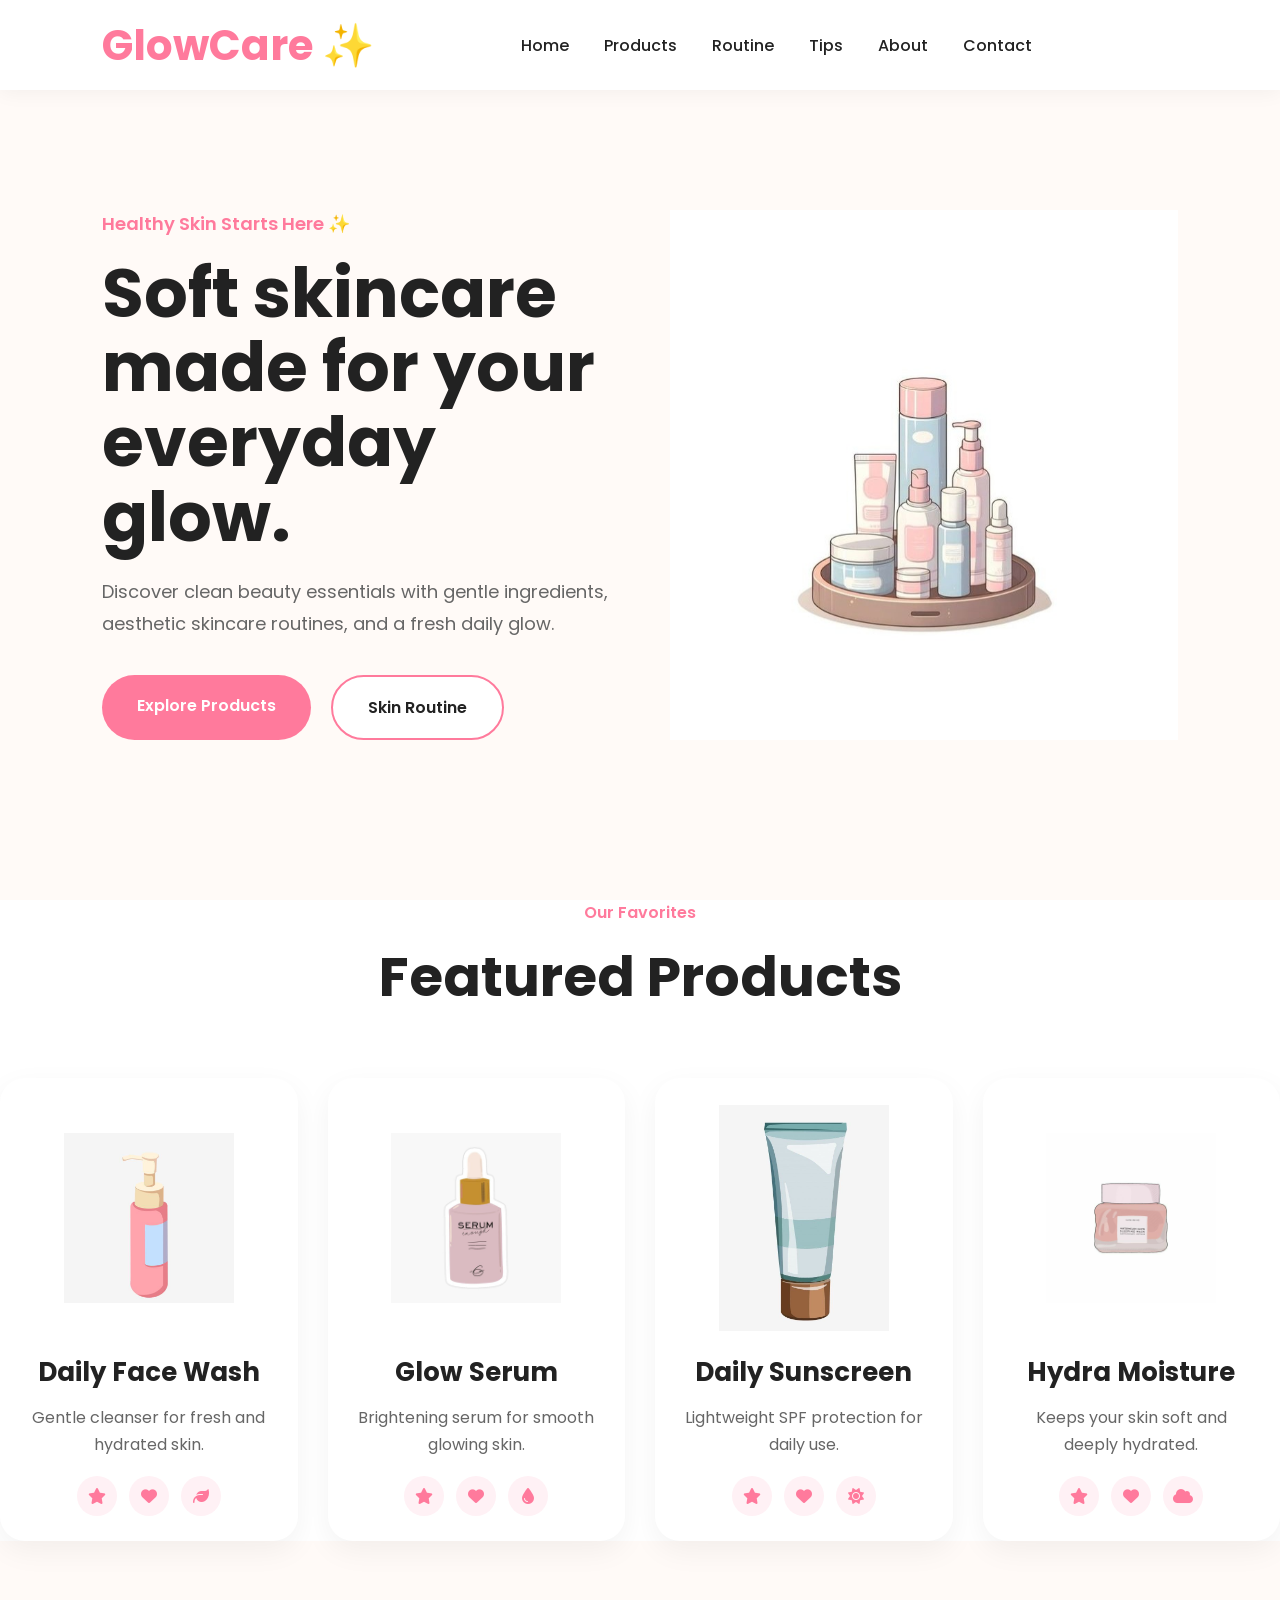
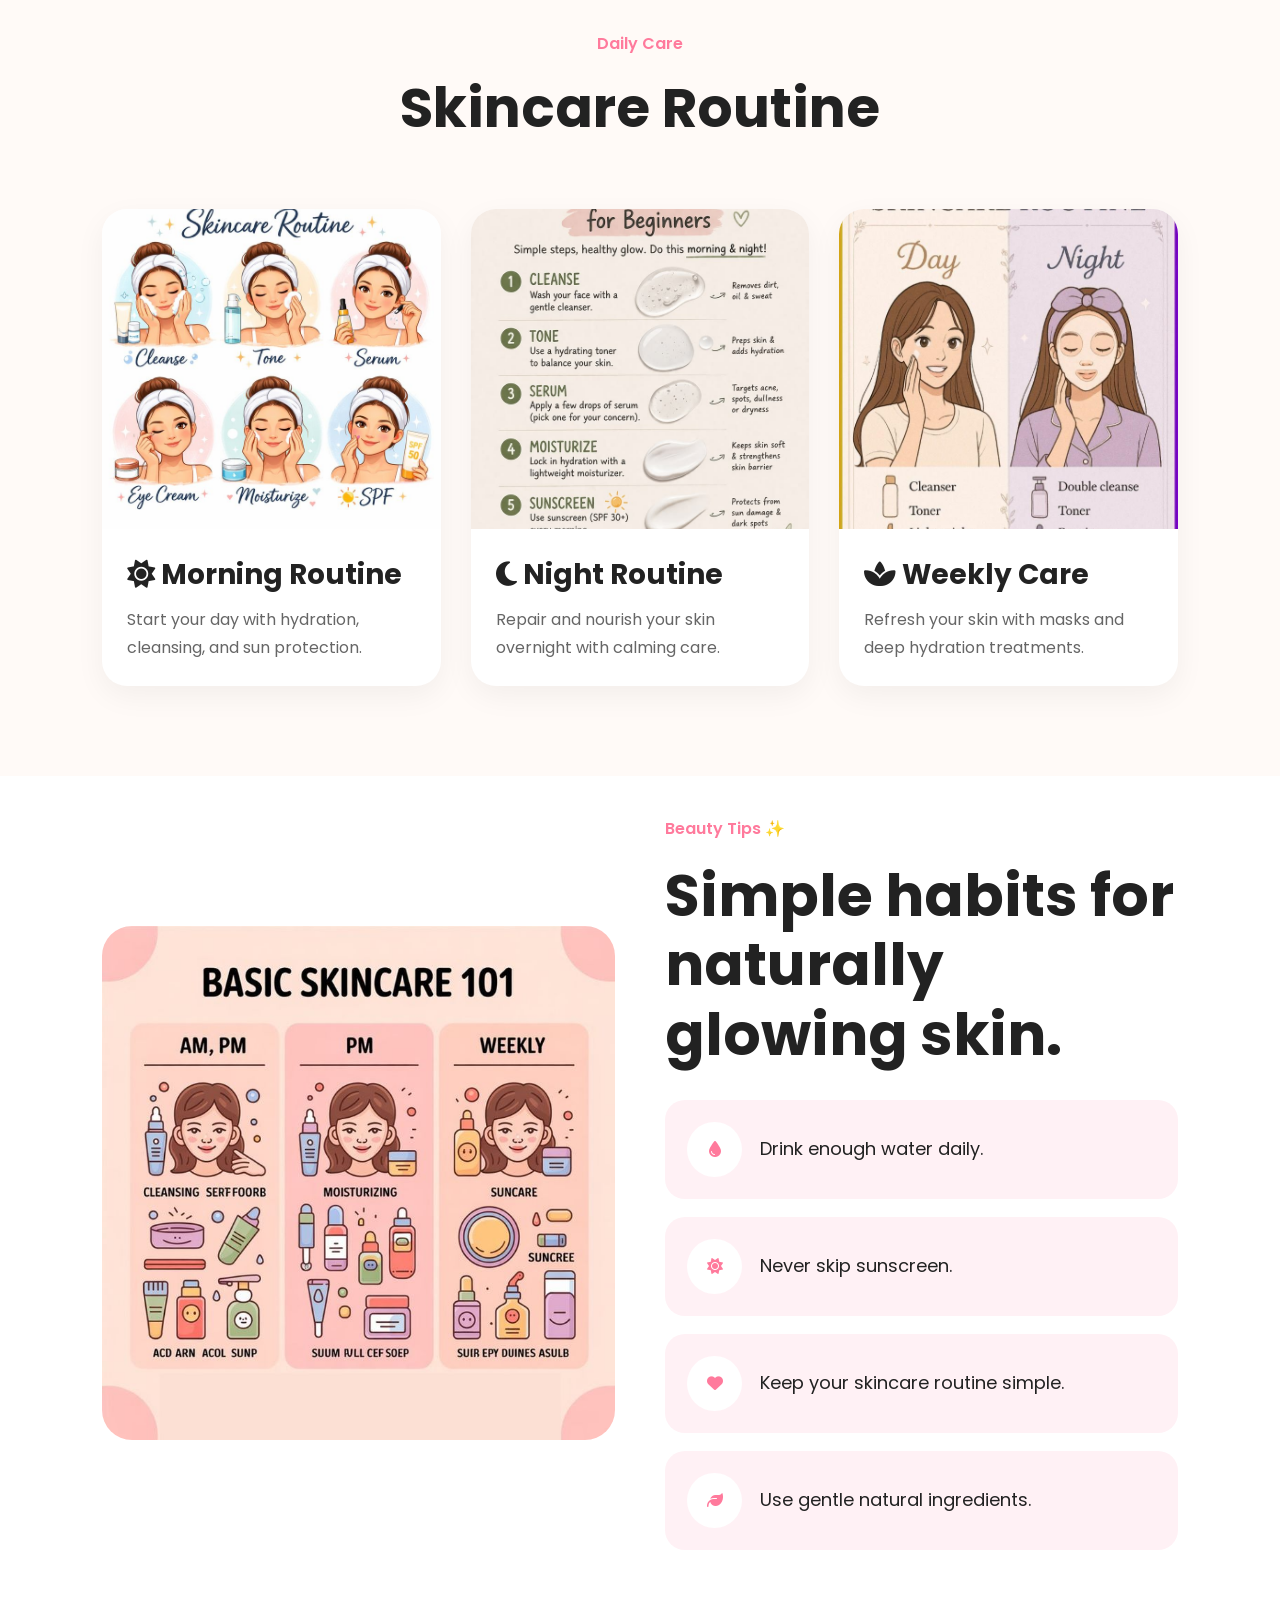
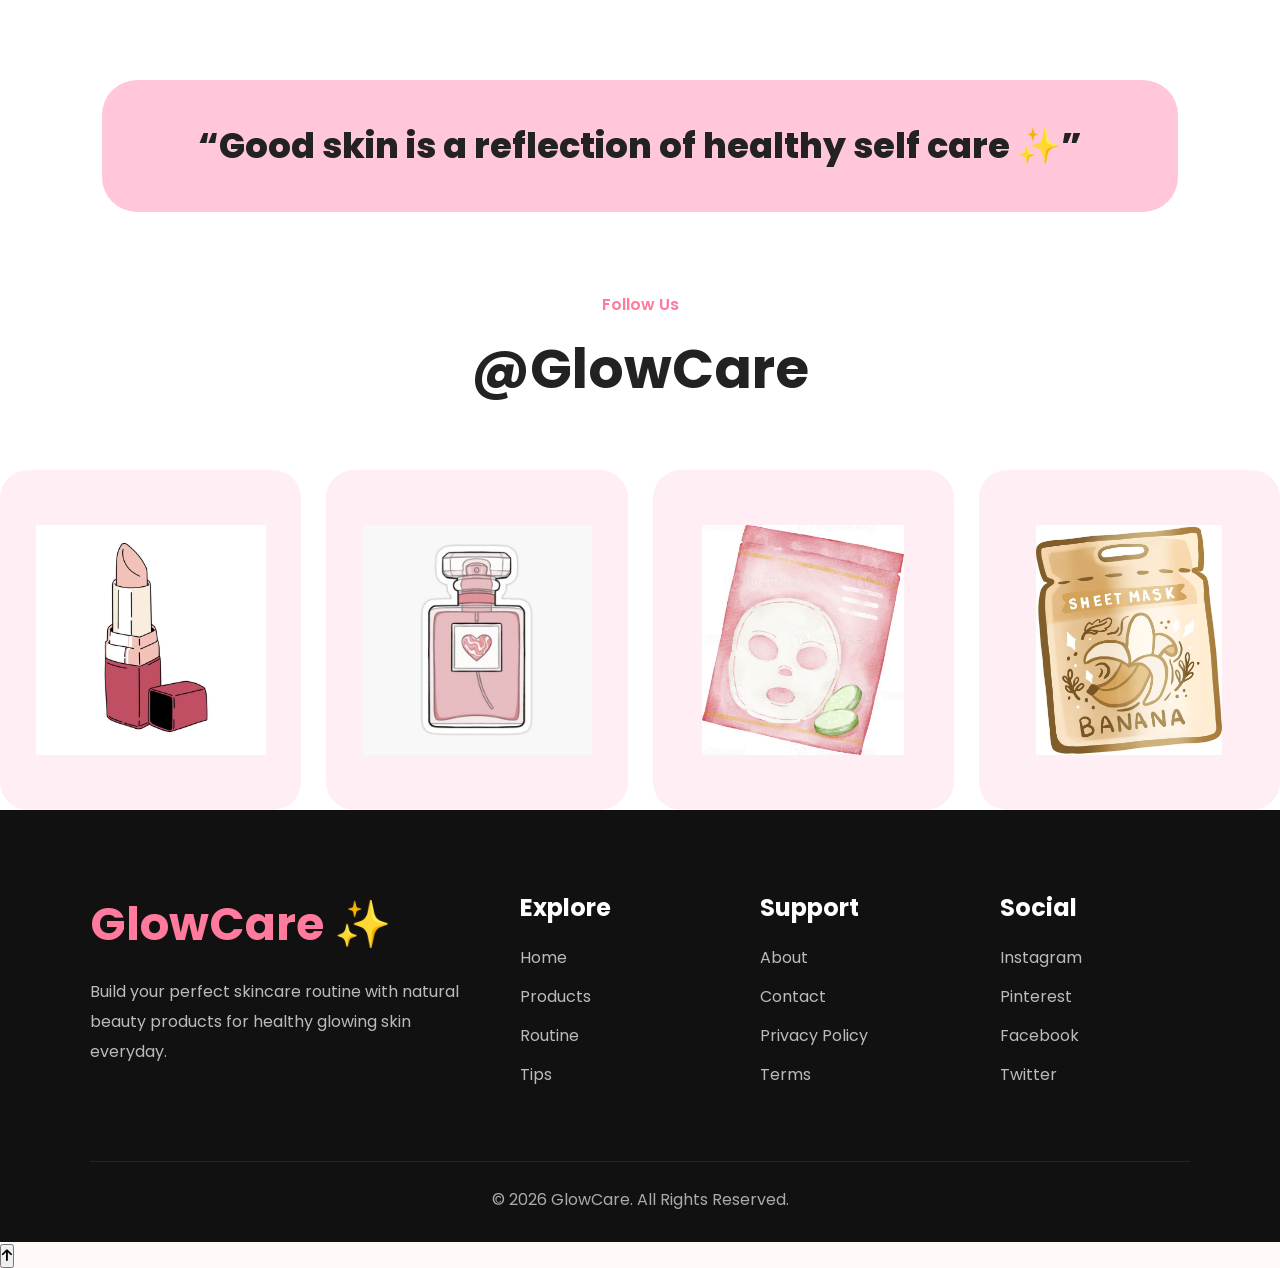
<file: index.html>
<!DOCTYPE html>
<html lang="en">

<head>
    <meta charset="UTF-8" />
    <meta name="viewport" content="width=device-width, initial-scale=1.0" />
    <title>GlowCare</title>

    <!-- CSS -->

    <link rel="stylesheet" href="css/animations.css" />
    <link rel="stylesheet" href="css/responsive.css" />
    <link rel="stylesheet" href="css/index.css" />

    <!-- FONT AWESOME -->
    <link rel="stylesheet" href="https://cdnjs.cloudflare.com/ajax/libs/font-awesome/6.5.1/css/all.min.css" />

</head>

<body>

    <!-- ================= NAVBAR ================= -->

    <header>
        <nav class="navbar">

            <div class="logo">
                GlowCare ✨
            </div>

            <ul class="nav-links">
                <li><a href="index.html" class="active">Home</a></li>
                <li><a href="products.html">Products</a></li>
                <li><a href="routine.html">Routine</a></li>
                <li><a href="tips.html">Tips</a></li>
                <li><a href="about.html">About</a></li>
                <li><a href="contact.html">Contact</a></li>
            </ul>

            <div class="nav-icons">

                <div class="menu-btn">
                    <i class="fa-solid fa-bars"></i>
                </div>

            </div>

        </nav>
    </header>

    <!-- ================= MOBILE MENU ================= -->

    <div class="mobile-menu">

        <div class="close-btn">
            <i class="fa-solid fa-xmark"></i>
        </div>

        <a href="index.html" class="active">Home</a>
        <a href="products.html">Products</a>
        <a href="routine.html">Routine</a>
        <a href="tips.html">Tips</a>
        <a href="about.html">About</a>
        <a href="contact.html">Contact</a>

    </div>

    <div class="overlay"></div>
    <!-- ================= HERO SECTION ================= -->

    <section class="hero fade-up">

        <div class="hero-text">

            <span>Healthy Skin Starts Here ✨</span>

            <h1>
                Soft skincare made for your everyday glow.
            </h1>

            <p>
                Discover clean beauty essentials with gentle ingredients,
                aesthetic skincare routines, and a fresh daily glow.
            </p>

            <div class="hero-buttons">
                <a href="products.html" class="btn">
                    Explore Products
                </a>

                <a href="routine.html" class="btn btn-light">
                    Skin Routine
                </a>
            </div>

        </div>

        <div class="hero-image">
            <img src="images/Main.jpeg" alt="GlowCare">
        </div>

    </section>

    <!-- ================= FEATURED PRODUCTS ================= -->

    <div class="products fade-up-delay">

        <div class="section-title">
            <span>Our Favorites</span>
            <h2>Featured Products</h2>
        </div>

        <div class="product-container">

            <!-- CARD 1 -->

            <div class="product-card">

                <div class="product-image">
                    <img src="images/FaceWash.jpeg" alt="">
                </div>

                <div class="product-content">

                    <h3>Daily Face Wash</h3>

                    <p>
                        Gentle cleanser for fresh and hydrated skin.
                    </p>

                    <div class="product-icons">
                        <i class="fa-solid fa-star"></i>
                        <i class="fa-solid fa-heart"></i>
                        <i class="fa-solid fa-leaf"></i>
                    </div>

                </div>

            </div>

            <!-- CARD 2 -->

            <div class="product-card">

                <div class="product-image">
                    <img src="images/Serum.jpeg" alt="">
                </div>

                <div class="product-content">

                    <h3>Glow Serum</h3>

                    <p>
                        Brightening serum for smooth glowing skin.
                    </p>

                    <div class="product-icons">
                        <i class="fa-solid fa-star"></i>
                        <i class="fa-solid fa-heart"></i>
                        <i class="fa-solid fa-droplet"></i>
                    </div>

                </div>

            </div>

            <!-- CARD 3 -->

            <div class="product-card">

                <div class="product-image">
                    <img src="images/SunScreen.jpeg" alt="">
                </div>

                <div class="product-content">

                    <h3>Daily Sunscreen</h3>

                    <p>
                        Lightweight SPF protection for daily use.
                    </p>

                    <div class="product-icons">
                        <i class="fa-solid fa-star"></i>
                        <i class="fa-solid fa-heart"></i>
                        <i class="fa-solid fa-sun"></i>
                    </div>

                </div>

            </div>

            <!-- CARD 4 -->

            <div class="product-card">

                <div class="product-image">
                    <img src="images/Moisture.jpeg" alt="">
                </div>

                <div class="product-content">

                    <h3>Hydra Moisture</h3>

                    <p>
                        Keeps your skin soft and deeply hydrated.
                    </p>

                    <div class="product-icons">
                        <i class="fa-solid fa-star"></i>
                        <i class="fa-solid fa-heart"></i>
                        <i class="fa-solid fa-cloud"></i>
                    </div>

                </div>

            </div>

        </div>

        </section>

        <!-- ================= ROUTINE SECTION ================= -->

        <section class="routine">

            <div class="section-title">
                <span>Daily Care</span>
                <h2>Skincare Routine</h2>
            </div>

            <div class="routine-container">

                <div class="routine-card">

                    <img src="images/Routine1.jpeg" alt="">

                    <div class="routine-content">

                        <h3>
                            <i class="fa-solid fa-sun"></i>
                            Morning Routine
                        </h3>

                        <p>
                            Start your day with hydration, cleansing,
                            and sun protection.
                        </p>

                    </div>

                </div>

                <div class="routine-card">

                    <img src="images/Schedule.jpeg" alt="">

                    <div class="routine-content">

                        <h3>
                            <i class="fa-solid fa-moon"></i>
                            Night Routine
                        </h3>

                        <p>
                            Repair and nourish your skin overnight
                            with calming care.
                        </p>

                    </div>

                </div>

                <div class="routine-card">

                    <img src="images/Care-tip.jpeg" alt="">

                    <div class="routine-content">

                        <h3>
                            <i class="fa-solid fa-spa"></i>
                            Weekly Care
                        </h3>

                        <p>
                            Refresh your skin with masks and deep
                            hydration treatments.
                        </p>

                    </div>

                </div>

            </div>

        </section>

        <!-- ================= TIPS SECTION ================= -->

        <!-- ================= TIPS SECTION ================= -->

        <section class="tips">

            <div class="tips-container">

                <!-- LEFT -->

                <div class="tips-image">
                    <img src="images/Care1.jpeg" alt="">
                </div>

                <!-- RIGHT -->

                <div class="tips-content">

                    <span>Beauty Tips ✨</span>

                    <h2>
                        Simple habits for naturally glowing skin.
                    </h2>

                    <div class="tip-list">

                        <div class="tip-box">
                            <i class="fa-solid fa-droplet"></i>
                            <p>Drink enough water daily.</p>
                        </div>

                        <div class="tip-box">
                            <i class="fa-solid fa-sun"></i>
                            <p>Never skip sunscreen.</p>
                        </div>

                        <div class="tip-box">
                            <i class="fa-solid fa-heart"></i>
                            <p>Keep your skincare routine simple.</p>
                        </div>

                        <div class="tip-box">
                            <i class="fa-solid fa-leaf"></i>
                            <p>Use gentle natural ingredients.</p>
                        </div>

                    </div>

                </div>

            </div>

        </section>

        <!-- ================= QUOTE SECTION ================= -->

        <section class="quote">

            <div class="quote-box">

                <h2>
                    “Good skin is a reflection of healthy self care ✨”
                </h2>

            </div>

        </section>

        <!-- ================= INSTAGRAM SECTION ================= -->

        <div class="instagram-section fade-up-delay2">

            <div class="section-title">
                <span>Follow Us</span>
                <h2>@GlowCare</h2>
            </div>

            <div class="instagram-container">

                <div class="instagram-card">
                    <img src="images/Lipstick.jpeg" alt="">
                </div>

                <div class="instagram-card">
                    <img src="images/Perfume.jpeg" alt="">
                </div>

                <div class="instagram-card">
                    <img src="images/Mask1.jpeg" alt="">
                </div>

                <div class="instagram-card">
                    <img src="images/Mask2.jpeg" alt="">
                </div>

            </div>

            </section>

            <!-- ================= FOOTER ================= -->

            <footer class="footer">

                <div class="footer-top">

                    <div class="footer-logo">

                        <h2>GlowCare ✨</h2>

                        <p>
                            Build your perfect skincare routine with natural beauty
                            products for healthy glowing skin everyday.
                        </p>

                    </div>

                    <div class="footer-links">

                        <h3>Explore</h3>

                        <a href="index.html">Home</a>

                        <a href="products.html">Products</a>

                        <a href="routine.html">Routine</a>

                        <a href="tips.html">Tips</a>

                    </div>

                    <div class="footer-links">

                        <h3>Support</h3>

                        <a href="about.html">About</a>

                        <a href="contact.html">Contact</a>

                        <a href="#">Privacy Policy</a>

                        <a href="#">Terms</a>

                    </div>

                    <div class="footer-links">

                        <h3>Social</h3>

                        <a href="#">Instagram</a>

                        <a href="#">Pinterest</a>

                        <a href="#">Facebook</a>

                        <a href="#">Twitter</a>

                    </div>

                </div>

                <div class="footer-bottom">

                    <p>© 2026 GlowCare. All Rights Reserved.</p>

                </div>

            </footer>
            <!-- JS -->
            <script src="js/main.js"></script>

</body>

</html>
</file>
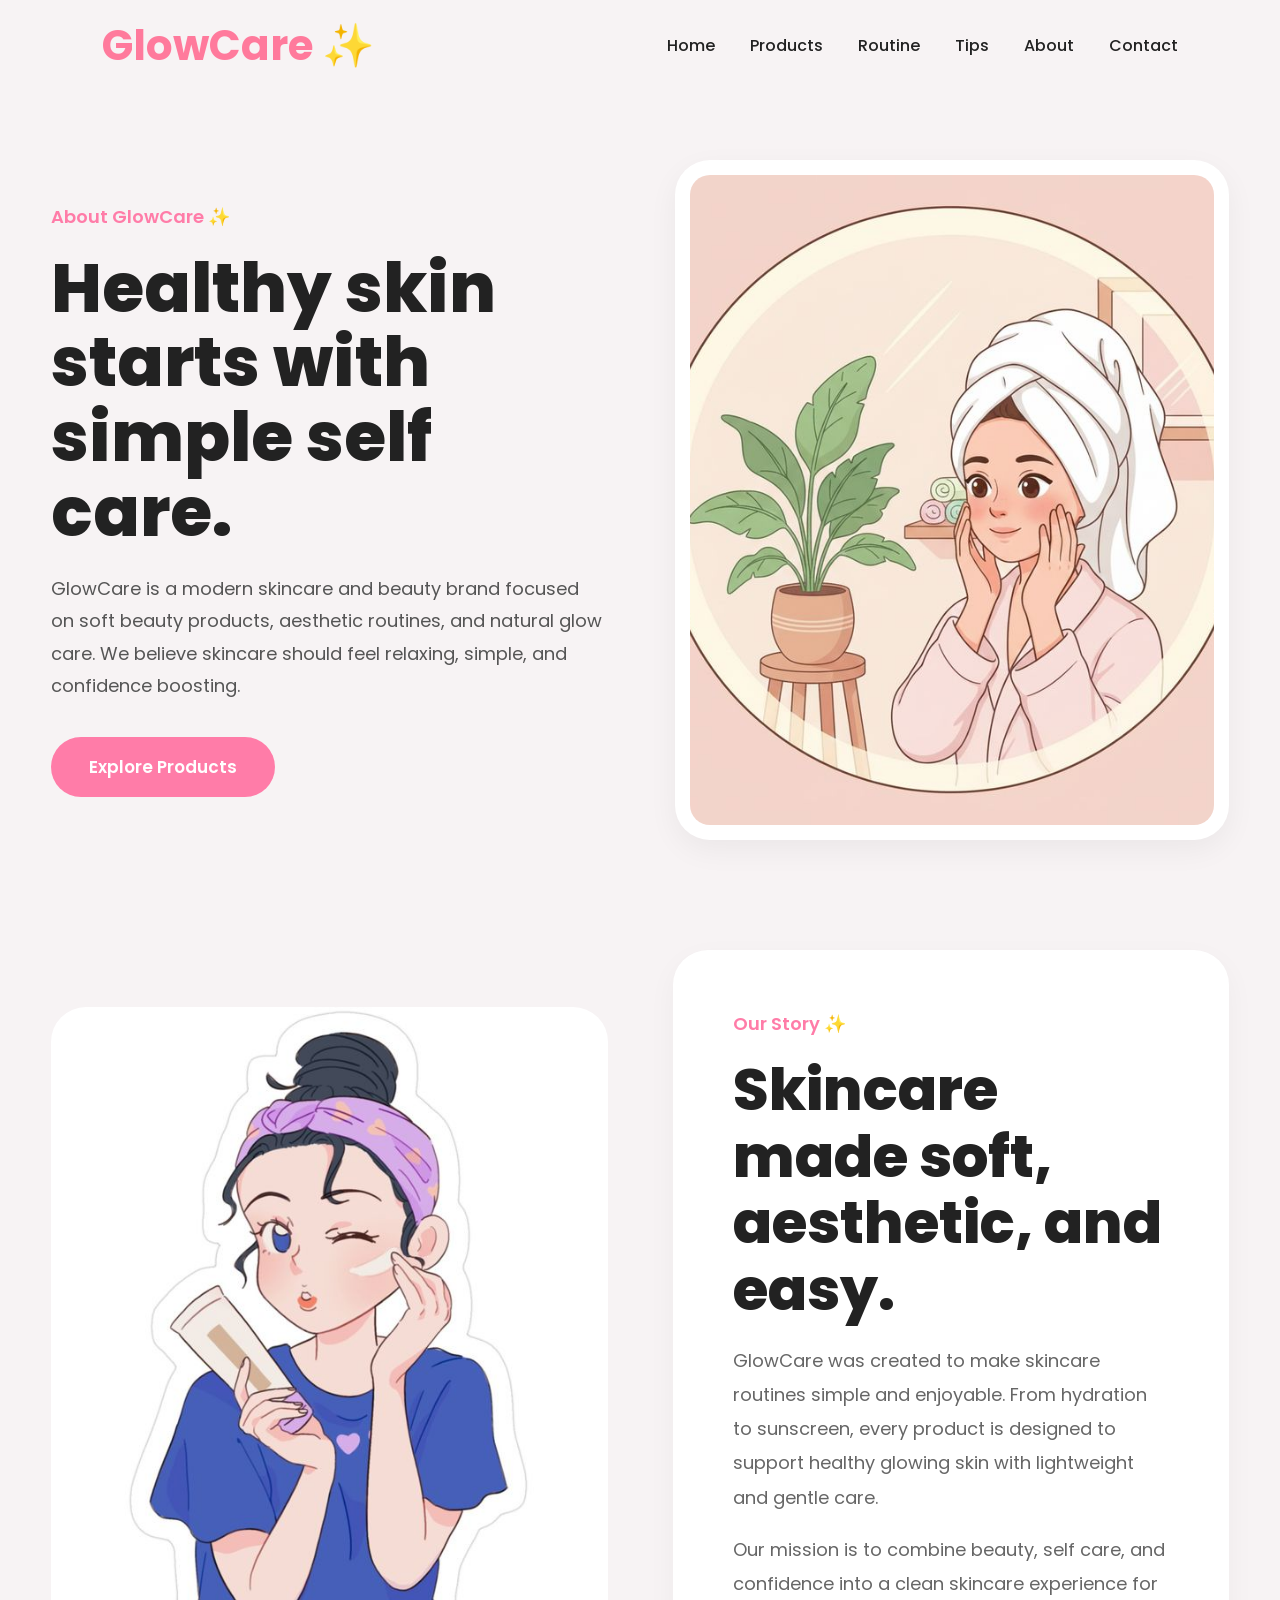
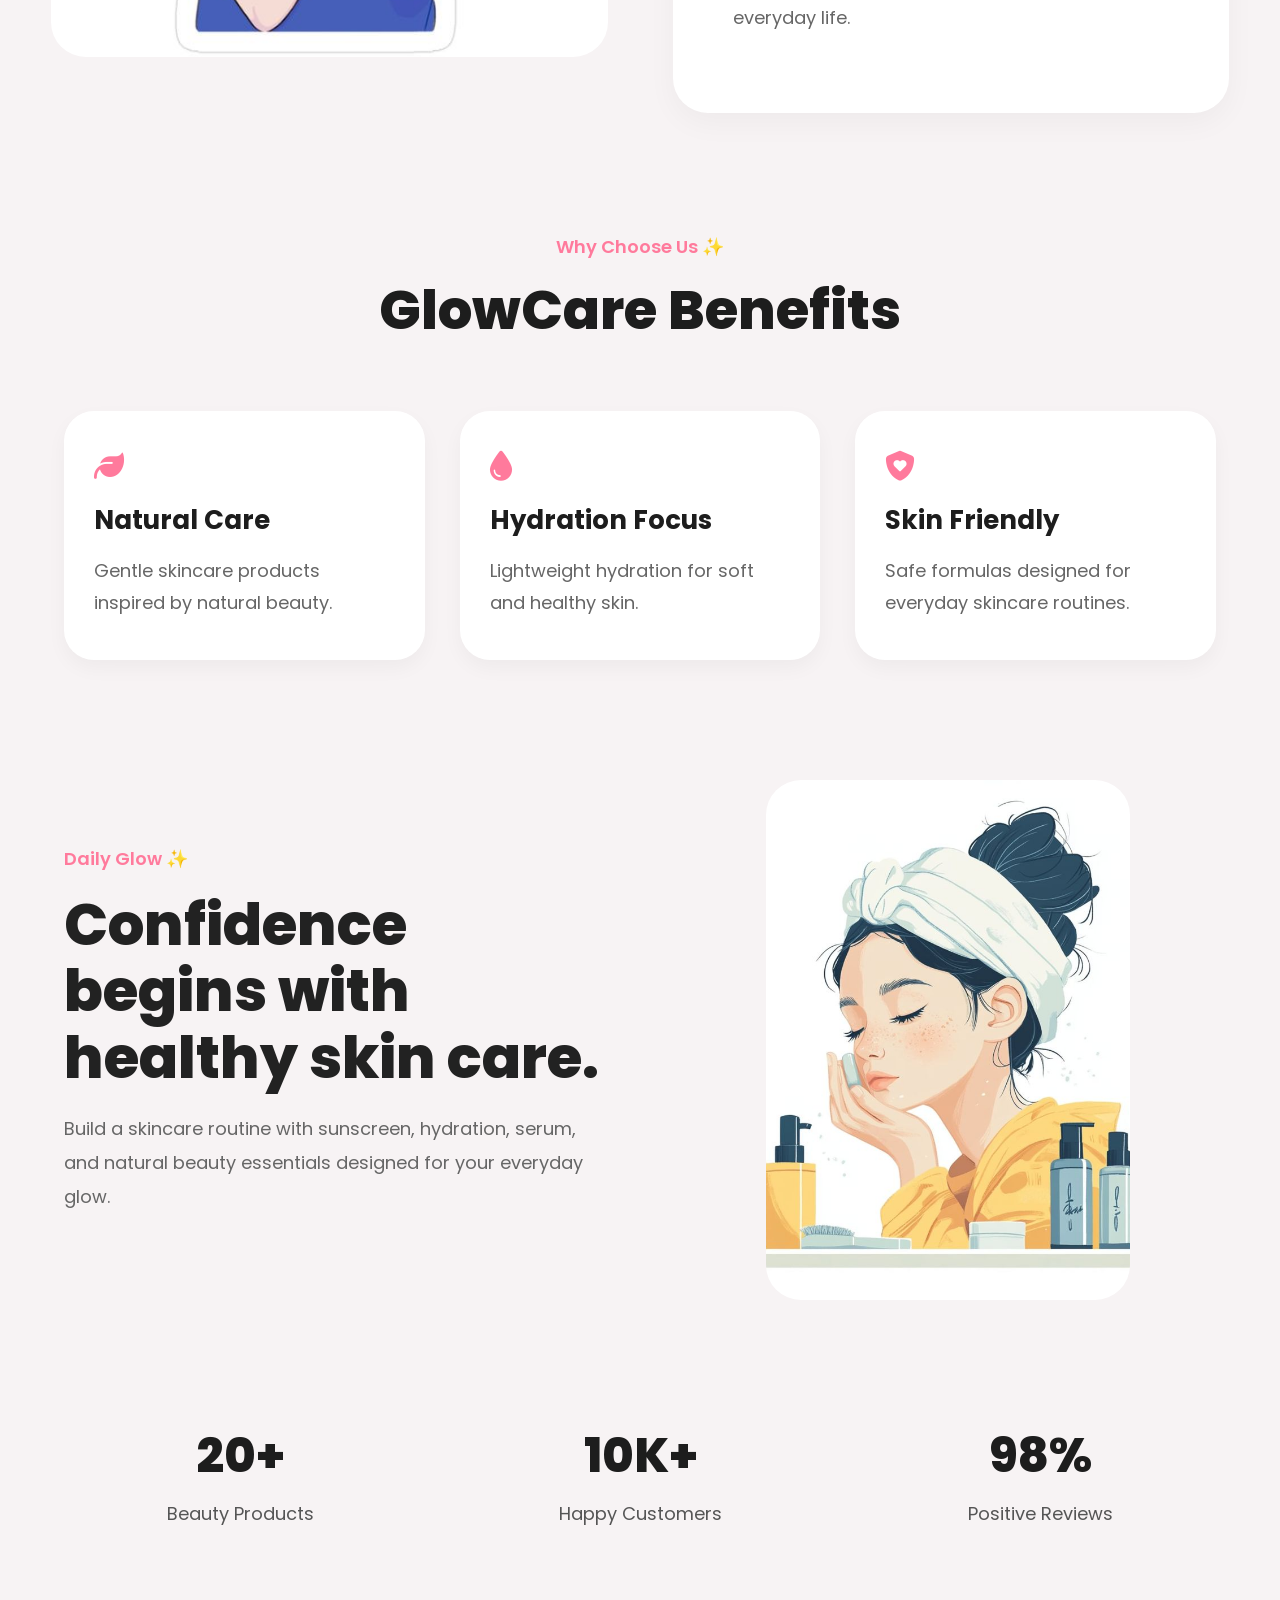
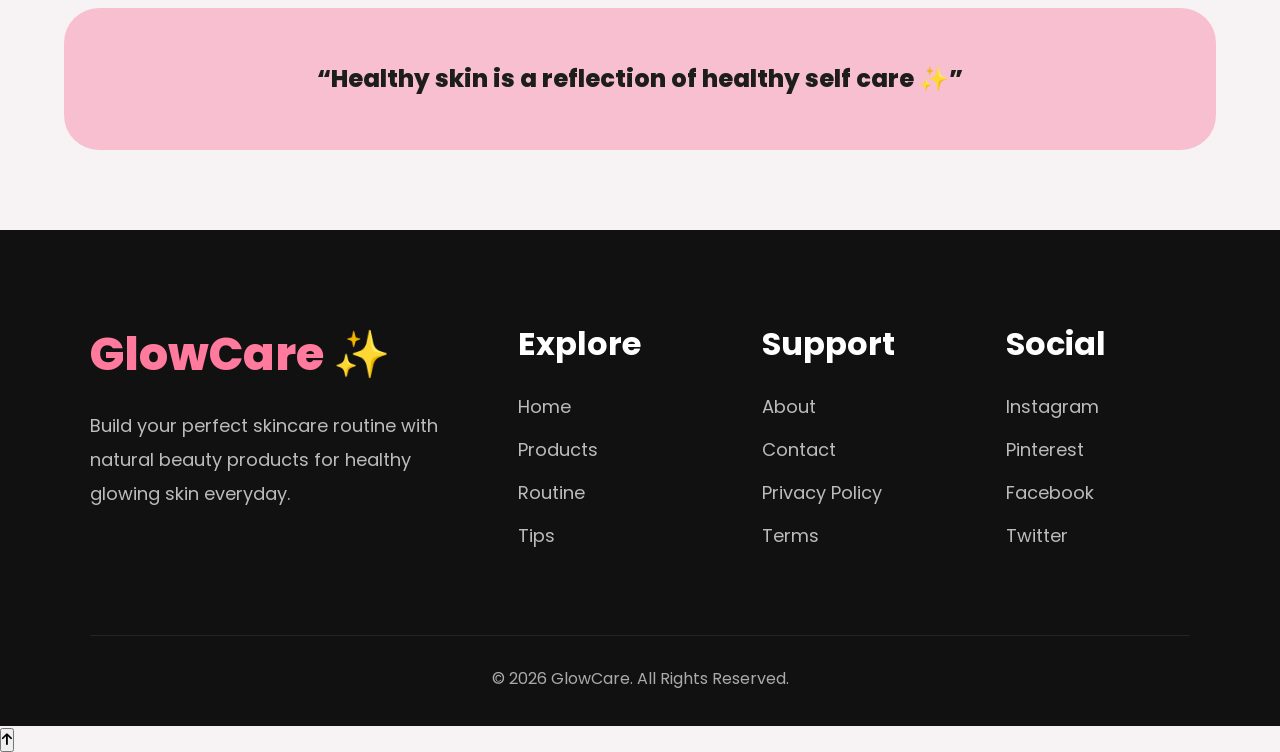
<file: about.html>
<!DOCTYPE html>
<html lang="en">

<head>

    <meta charset="UTF-8">
    <meta name="viewport" content="width=device-width, initial-scale=1.0">

    <title>About - GlowCare</title>

    <!-- GOOGLE FONT -->

    <link rel="preconnect" href="https://fonts.googleapis.com">
    <link rel="preconnect" href="https://fonts.gstatic.com" crossorigin>

    <link href="https://fonts.googleapis.com/css2?family=Poppins:wght@300;400;500;600;700;800&display=swap"
        rel="stylesheet">

    <!-- FONT AWESOME -->

    <link rel="stylesheet" href="https://cdnjs.cloudflare.com/ajax/libs/font-awesome/6.5.2/css/all.min.css">

    <!-- CSS -->
    <link rel="stylesheet" href="css/animations.css" />
    <link rel="stylesheet" href="css/about.css">

</head>

<body>

    <!-- =========================================
                NAVBAR
========================================= -->

  <!-- ================= HEADER ================= -->

<header>

    <nav class="navbar">

        <a href="index.html" class="logo">
            GlowCare ✨
        </a>

        <!-- DESKTOP LINKS -->

        <ul class="nav-links">

            <li><a href="index.html">Home</a></li>

            <li><a href="products.html">Products</a></li>

            <li><a href="routine.html">Routine</a></li>

            <li><a href="tips.html">Tips</a></li>

            <li><a href="about.html" class="active">About</a></li>

            <li><a href="contact.html">Contact</a></li>

        </ul>

        <!-- MOBILE BUTTON -->

        <div class="menu-btn">

            <i class="fa-solid fa-bars"></i>

        </div>

    </nav>

</header>

<!-- ================= OVERLAY ================= -->

<div class="overlay"></div>

<!-- ================= MOBILE MENU ================= -->

<div class="mobile-menu">

    <div class="close-btn">

        <i class="fa-solid fa-xmark"></i>

    </div>

    <a href="index.html">Home</a>

    <a href="products.html">Products</a>

    <a href="routine.html">Routine</a>

    <a href="tips.html">Tips</a>

    <a href="about.html" class="active">About</a>

    <a href="contact.html">Contact</a>

</div>

    <!-- =========================================
                ABOUT HERO
========================================= -->

    <section class="about-hero fade-up">

        <div class="about-text">

            <span>About GlowCare ✨</span>

            <h1>
                Healthy skin starts with
                simple self care.
            </h1>

            <p>
                GlowCare is a modern skincare and beauty brand focused on
                soft beauty products, aesthetic routines, and natural glow care.
                We believe skincare should feel relaxing, simple, and confidence boosting.
            </p>

            <a href="products.html" class="about-btn">
                Explore Products
            </a>

        </div>

        <div class="about-image">

            <!-- REPLACE IMAGE HERE -->

            <img src="images/Banner1.jpeg" alt="">

        </div>

    </section>

    <!-- =========================================
                STORY SECTION
========================================= -->

    <section class="story-section fade-up">

        <div class="story-image">

            <!-- REPLACE IMAGE HERE -->

            <img src="images/Bannee2.jpeg" alt="">

        </div>

        <div class="story-content">

            <span>Our Story ✨</span>

            <h2>
                Skincare made soft,
                aesthetic, and easy.
            </h2>

            <p>
                GlowCare was created to make skincare routines simple and enjoyable.
                From hydration to sunscreen, every product is designed to support
                healthy glowing skin with lightweight and gentle care.
            </p>

            <p>
                Our mission is to combine beauty, self care, and confidence into
                a clean skincare experience for everyday life.
            </p>

        </div>

    </section>

    <!-- =========================================
                VALUES SECTION
========================================= -->

    <section class="values-section fade-up">

        <div class="section-title">

            <span>Why Choose Us ✨</span>

            <h2>GlowCare Benefits</h2>

        </div>

        <div class="values-grid">

            <div class="value-card">

                <i class="fa-solid fa-leaf"></i>

                <h3>Natural Care</h3>

                <p>
                    Gentle skincare products inspired by natural beauty.
                </p>

            </div>

            <div class="value-card">

                <i class="fa-solid fa-droplet"></i>

                <h3>Hydration Focus</h3>

                <p>
                    Lightweight hydration for soft and healthy skin.
                </p>

            </div>

            <div class="value-card">

                <i class="fa-solid fa-shield-heart"></i>

                <h3>Skin Friendly</h3>

                <p>
                    Safe formulas designed for everyday skincare routines.
                </p>

            </div>

        </div>

    </section>

    <!-- =========================================
                SELF CARE SECTION
========================================= -->

    <section class="care-section fade-up">

        <div class="care-content">

            <span>Daily Glow ✨</span>

            <h2>
                Confidence begins with
                healthy skin care.
            </h2>

            <p>
                Build a skincare routine with sunscreen, hydration,
                serum, and natural beauty essentials designed
                for your everyday glow.
            </p>

        </div>

        <div class="care-image fade-up">

            <!-- REPLACE IMAGE HERE -->

            <img src="images/Tip3.jpeg" alt="">

        </div>

    </section>

    <!-- =========================================
                STATS SECTION
========================================= -->

    <section class="stats-section fade-up">

        <div class="stat-box">

            <h3>20+</h3>

            <p>Beauty Products</p>

        </div>

        <div class="stat-box">

            <h3>10K+</h3>

            <p>Happy Customers</p>

        </div>

        <div class="stat-box">

            <h3>98%</h3>

            <p>Positive Reviews</p>

        </div>

    </section>

    <!-- =========================================
                QUOTE SECTION
========================================= -->

    <section class="quote fade-up">

        <h2>
            “Healthy skin is a reflection of healthy self care ✨”
        </h2>

    </section>

    <!-- =========================================
                FOOTER
========================================= -->

    <footer class="footer">

        <div class="footer-top">

            <div class="footer-logo">

                <h2>GlowCare ✨</h2>

                <p>
                    Build your perfect skincare routine with natural
                    beauty products for healthy glowing skin everyday.
                </p>

            </div>

            <div class="footer-links">

                <h3>Explore</h3>

                <a href="index.html">Home</a>

                <a href="products.html">Products</a>

                <a href="routine.html">Routine</a>

                <a href="tips.html">Tips</a>

            </div>

            <div class="footer-links">

                <h3>Support</h3>

                <a href="about.html">About</a>

                <a href="contact.html">Contact</a>

                <a href="#">Privacy Policy</a>

                <a href="#">Terms</a>

            </div>

            <div class="footer-links">

                <h3>Social</h3>

                <a href="#">Instagram</a>

                <a href="#">Pinterest</a>

                <a href="#">Facebook</a>

                <a href="#">Twitter</a>

            </div>

        </div>

        <div class="footer-bottom">

            <p>© 2026 GlowCare. All Rights Reserved.</p>

        </div>

    </footer>

    <script src="js/main.js"></script>
</body>

</html>
</file>
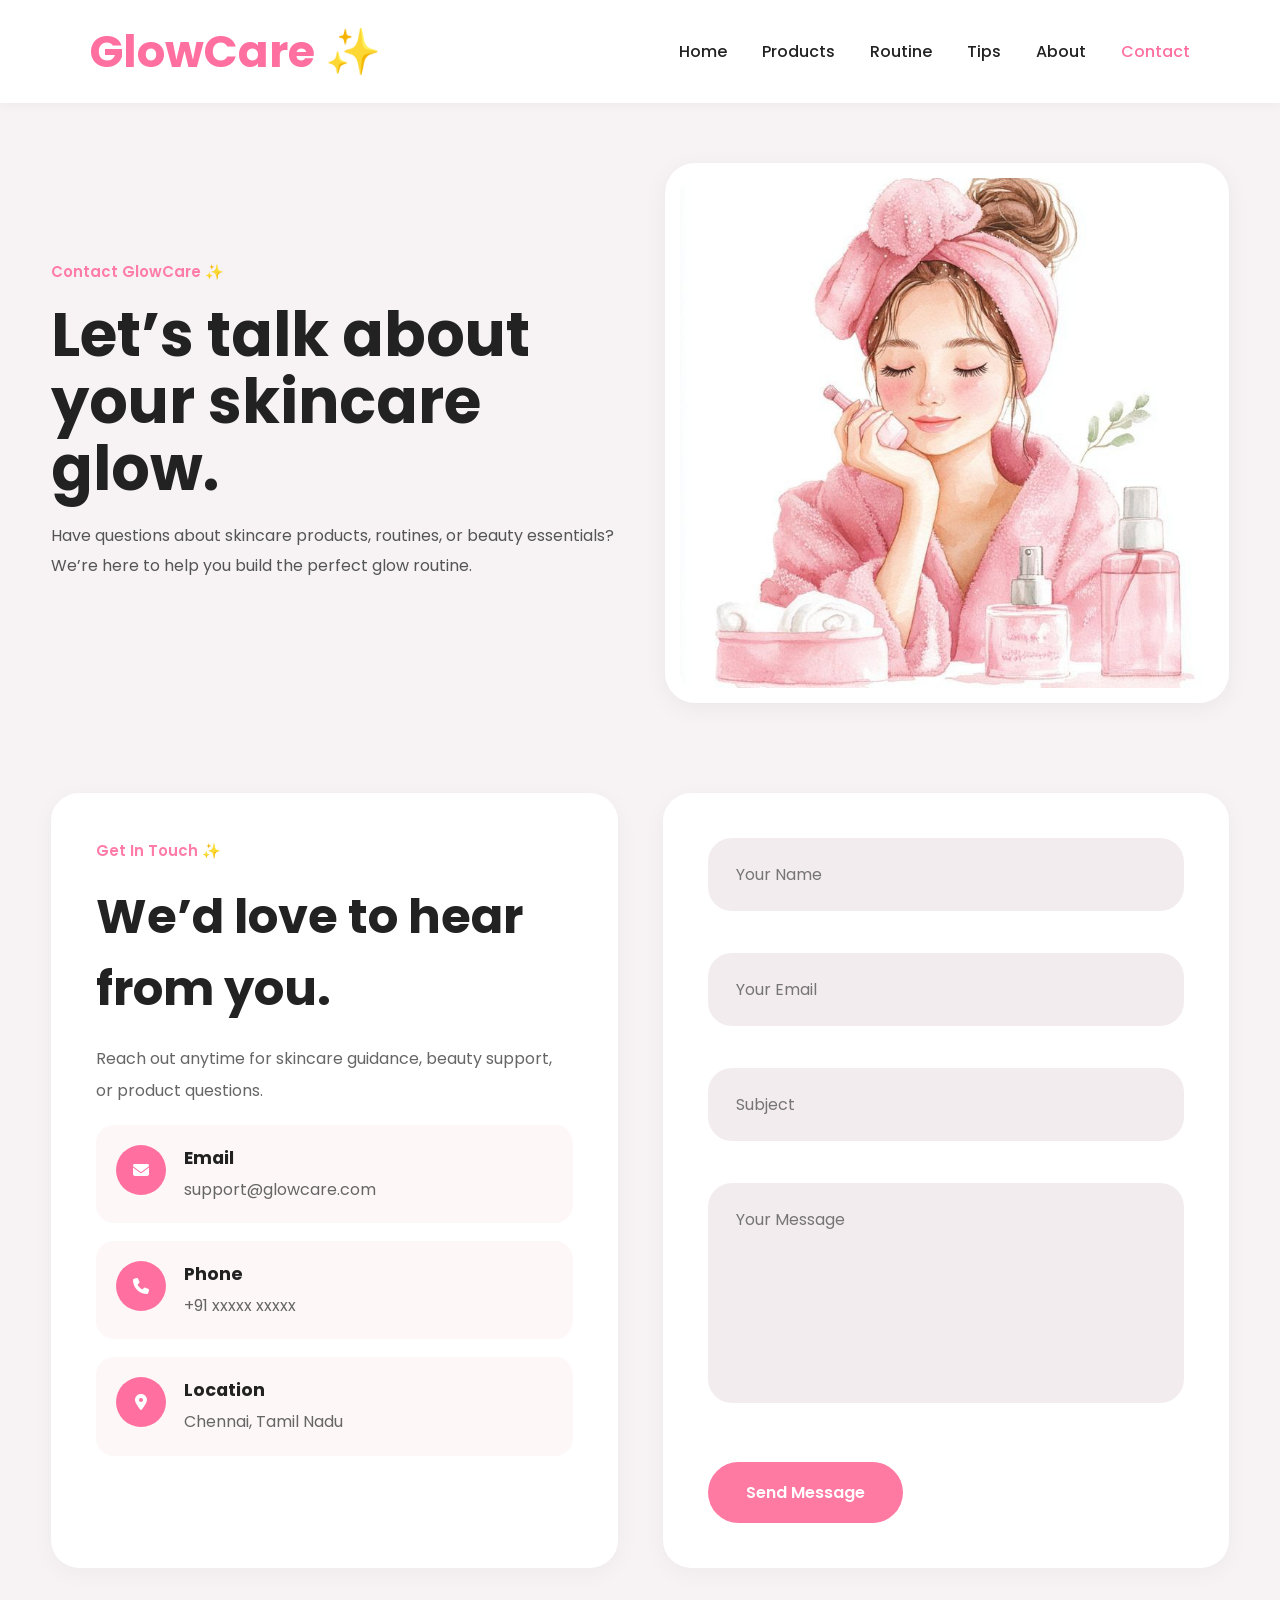
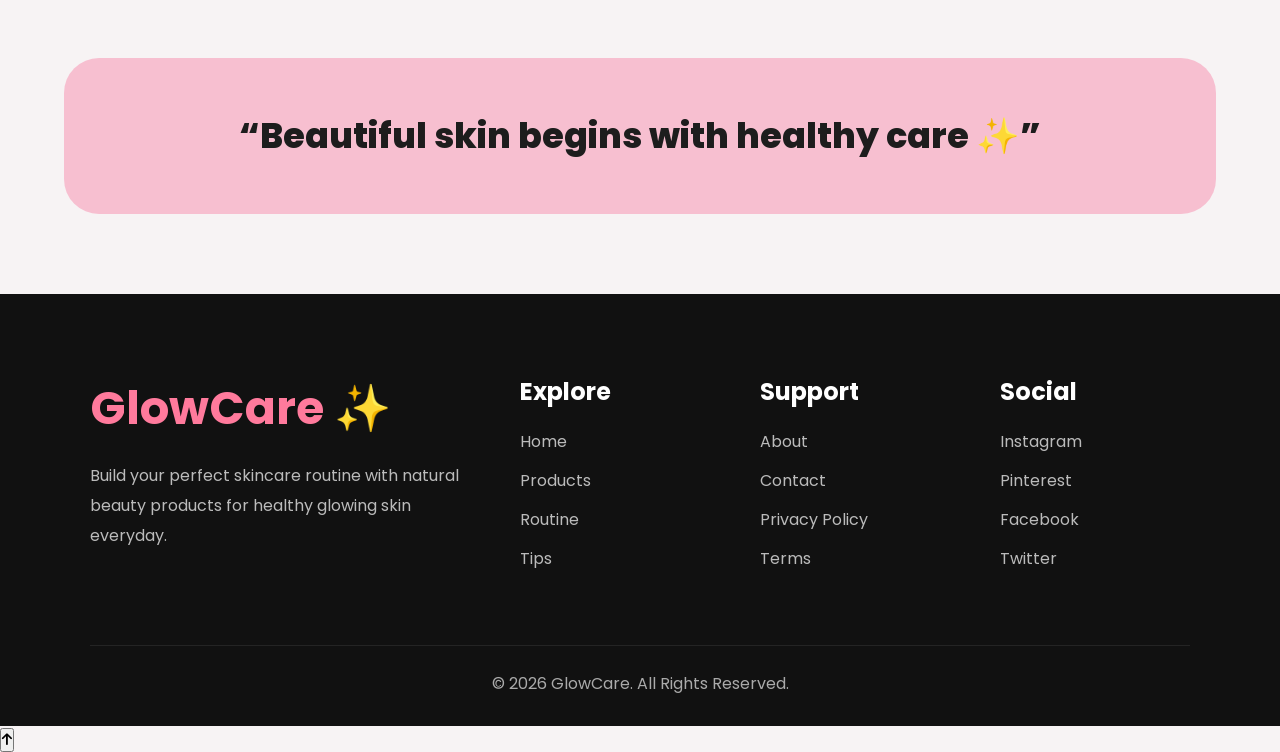
<file: contact.html>
<!DOCTYPE html>
<html lang="en">

<head>

    <meta charset="UTF-8">
    <meta name="viewport" content="width=device-width, initial-scale=1.0">

    <title>Contact - GlowCare</title>

    <!-- GOOGLE FONT -->

    <link rel="preconnect" href="https://fonts.googleapis.com">
    <link rel="preconnect" href="https://fonts.gstatic.com" crossorigin>

    <link href="https://fonts.googleapis.com/css2?family=Poppins:wght@300;400;500;600;700;800&display=swap"
        rel="stylesheet">

    <!-- FONT AWESOME -->

    <link rel="stylesheet" href="https://cdnjs.cloudflare.com/ajax/libs/font-awesome/6.5.2/css/all.min.css">

    <!-- CSS -->

    <link rel="stylesheet" href="css/animations.css" />
    <link rel="stylesheet" href="css/contact.css">

</head>

<body>

    <!-- =========================================
                NAVBAR
========================================= -->

    <!-- ================= HEADER ================= -->

    <header>

        <nav class="navbar">

            <a href="index.html" class="logo">
                GlowCare ✨
            </a>

            <!-- DESKTOP LINKS -->

            <ul class="nav-links">

                <li><a href="index.html">Home</a></li>

                <li><a href="products.html">Products</a></li>

                <li><a href="routine.html">Routine</a></li>

                <li><a href="tips.html">Tips</a></li>

                <li><a href="about.html">About</a></li>

                <li><a href="contact.html" class="active">Contact</a></li>

            </ul>

            <!-- MENU BUTTON -->

            <div class="menu-btn">

                <i class="fa-solid fa-bars"></i>

            </div>

        </nav>

    </header>

    <!-- ================= OVERLAY ================= -->

    <div class="overlay"></div>

    <!-- ================= MOBILE MENU ================= -->

    <div class="mobile-menu">

        <div class="close-btn">

            <i class="fa-solid fa-xmark"></i>

        </div>

        <a href="index.html">Home</a>

        <a href="products.html">Products</a>

        <a href="routine.html">Routine</a>

        <a href="tips.html">Tips</a>

        <a href="about.html">About</a>

        <a href="contact.html" class="active">Contact</a>

    </div>

    <!-- =========================================
                CONTACT HERO
========================================= -->

    <section class="contact-hero fade-up">

        <div class="contact-text">

            <span>Contact GlowCare ✨</span>

            <h1>
                Let’s talk about
                your skincare glow.
            </h1>

            <p>
                Have questions about skincare products, routines,
                or beauty essentials? We’re here to help you
                build the perfect glow routine.
            </p>

        </div>

        <div class="contact-image">

            <!-- REPLACE IMAGE -->

            <img src="images/Tip2.jpeg" alt="">

        </div>

    </section>

    <!-- =========================================
                CONTACT SECTION
========================================= -->

    <section class="contact-section fade-up">

        <div class="contact-info">

            <span>Get In Touch ✨</span>

            <h2>We’d love to hear from you.</h2>

            <p>
                Reach out anytime for skincare guidance,
                beauty support, or product questions.
            </p>

            <div class="info-box">

                <i class="fa-solid fa-envelope"></i>

                <div>
                    <h3>Email</h3>
                    <p>support@glowcare.com</p>
                </div>

            </div>

            <div class="info-box">

                <i class="fa-solid fa-phone"></i>

                <div>
                    <h3>Phone</h3>
                    <p>+91 xxxxx xxxxx</p>
                </div>

            </div>

            <div class="info-box">

                <i class="fa-solid fa-location-dot"></i>

                <div>
                    <h3>Location</h3>
                    <p>Chennai, Tamil Nadu</p>
                </div>

            </div>

        </div>

        <!-- =========================================
                    CONTACT FORM
    ========================================= -->

        <div class="contact-form fade-up-delay2">

            <form>

                <div class="input-box">

                    <input type="text" placeholder="Your Name" required>

                </div>

                <div class="input-box">

                    <input type="email" placeholder="Your Email" required>

                </div>

                <div class="input-box">

                    <input type="text" placeholder="Subject">

                </div>

                <div class="input-box">

                    <textarea placeholder="Your Message"></textarea>

                </div>

                <button type="submit">
                    Send Message
                </button>

            </form>

        </div>

    </section>

    <!-- =========================================
                QUOTE
========================================= -->

    <section class="quote-section fade-up">

        <h5>
            “Beautiful skin begins with healthy care ✨”
        </h5>

    </section>

    <!-- =========================================
                FOOTER
========================================= -->

    <footer class="footer">

        <div class="footer-top">

            <div class="footer-logo">

                <h2>GlowCare ✨</h2>

                <p>
                    Build your perfect skincare routine with natural
                    beauty products for healthy glowing skin everyday.
                </p>

            </div>

            <div class="footer-links">

                <h3>Explore</h3>

                <a href="index.html">Home</a>

                <a href="products.html">Products</a>

                <a href="routine.html">Routine</a>

                <a href="tips.html">Tips</a>

            </div>

            <div class="footer-links">

                <h3>Support</h3>

                <a href="about.html">About</a>

                <a href="contact.html">Contact</a>

                <a href="#">Privacy Policy</a>

                <a href="#">Terms</a>

            </div>

            <div class="footer-links">

                <h3>Social</h3>

                <a href="#">Instagram</a>

                <a href="#">Pinterest</a>

                <a href="#">Facebook</a>

                <a href="#">Twitter</a>

            </div>

        </div>

        <div class="footer-bottom">

            <p>© 2026 GlowCare. All Rights Reserved.</p>

        </div>

    </footer>

    <script src="js/main.js"></script>
</body>

</html>
</file>
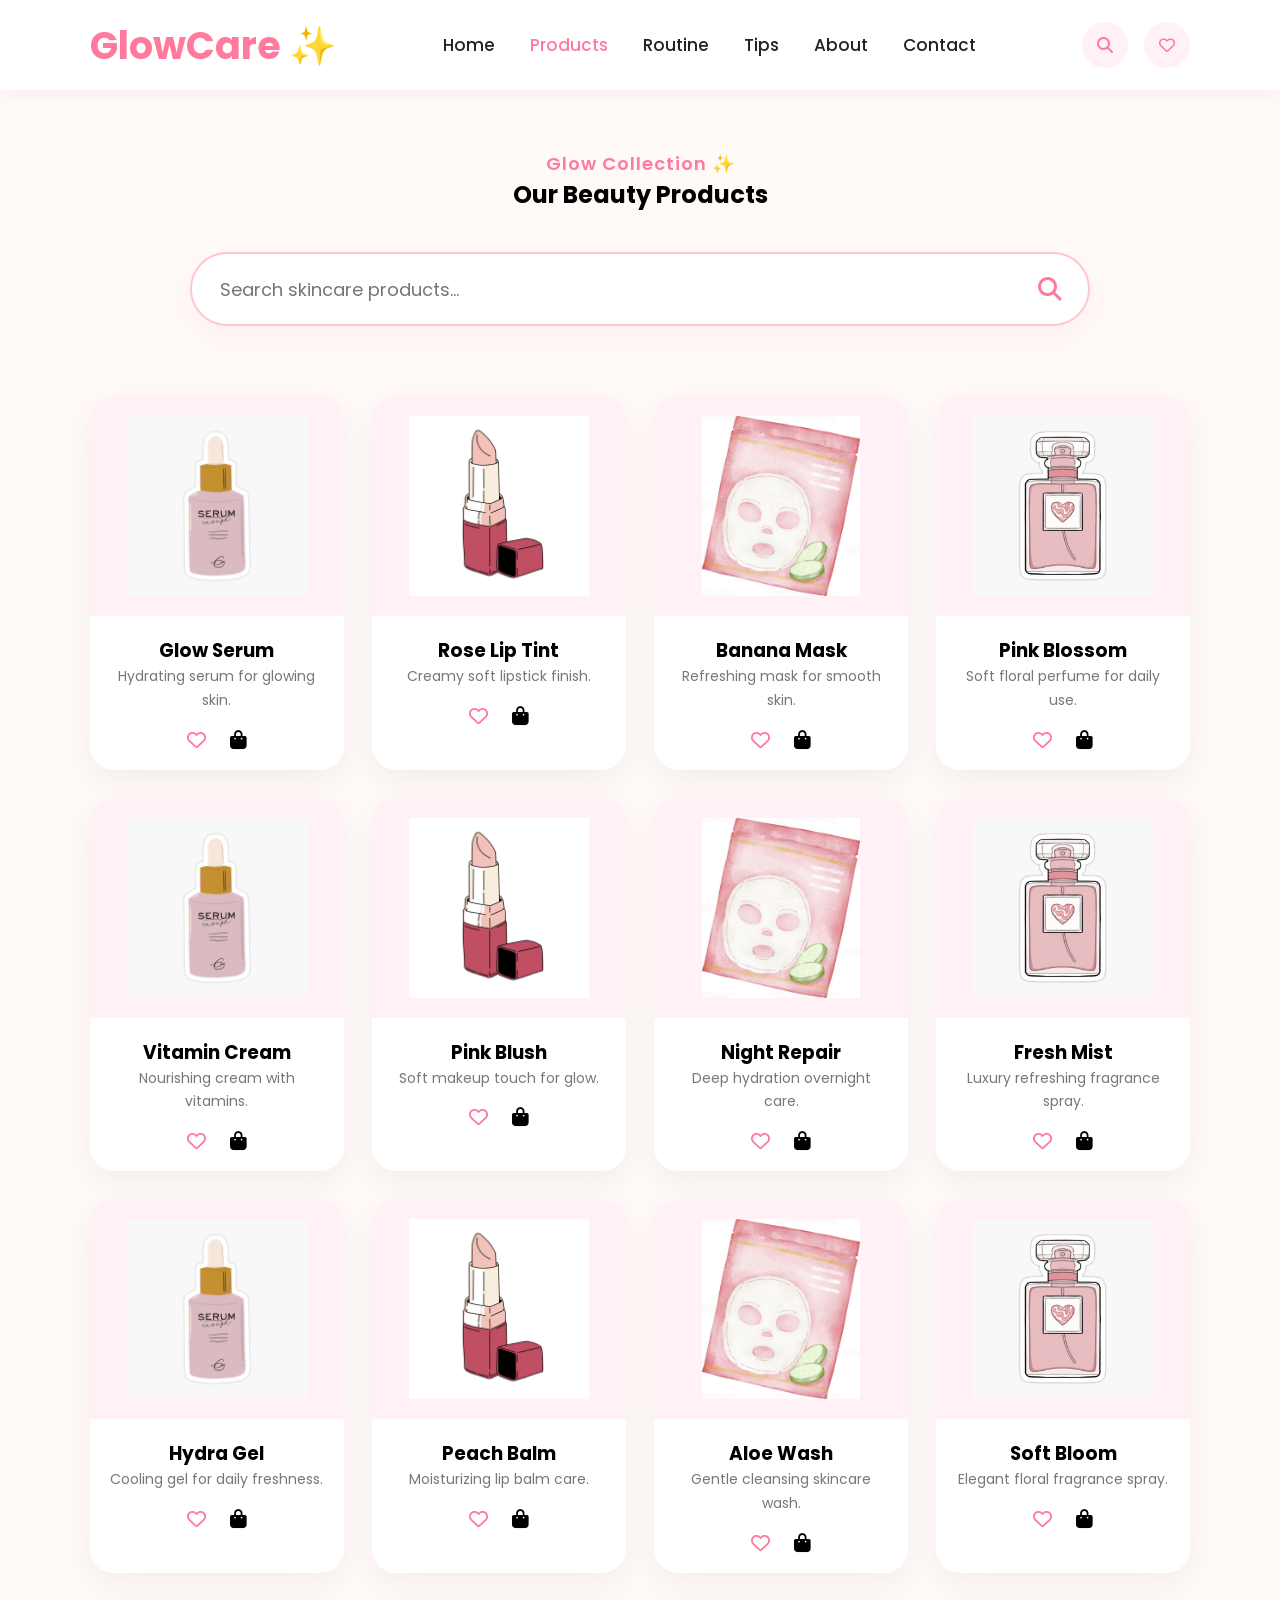
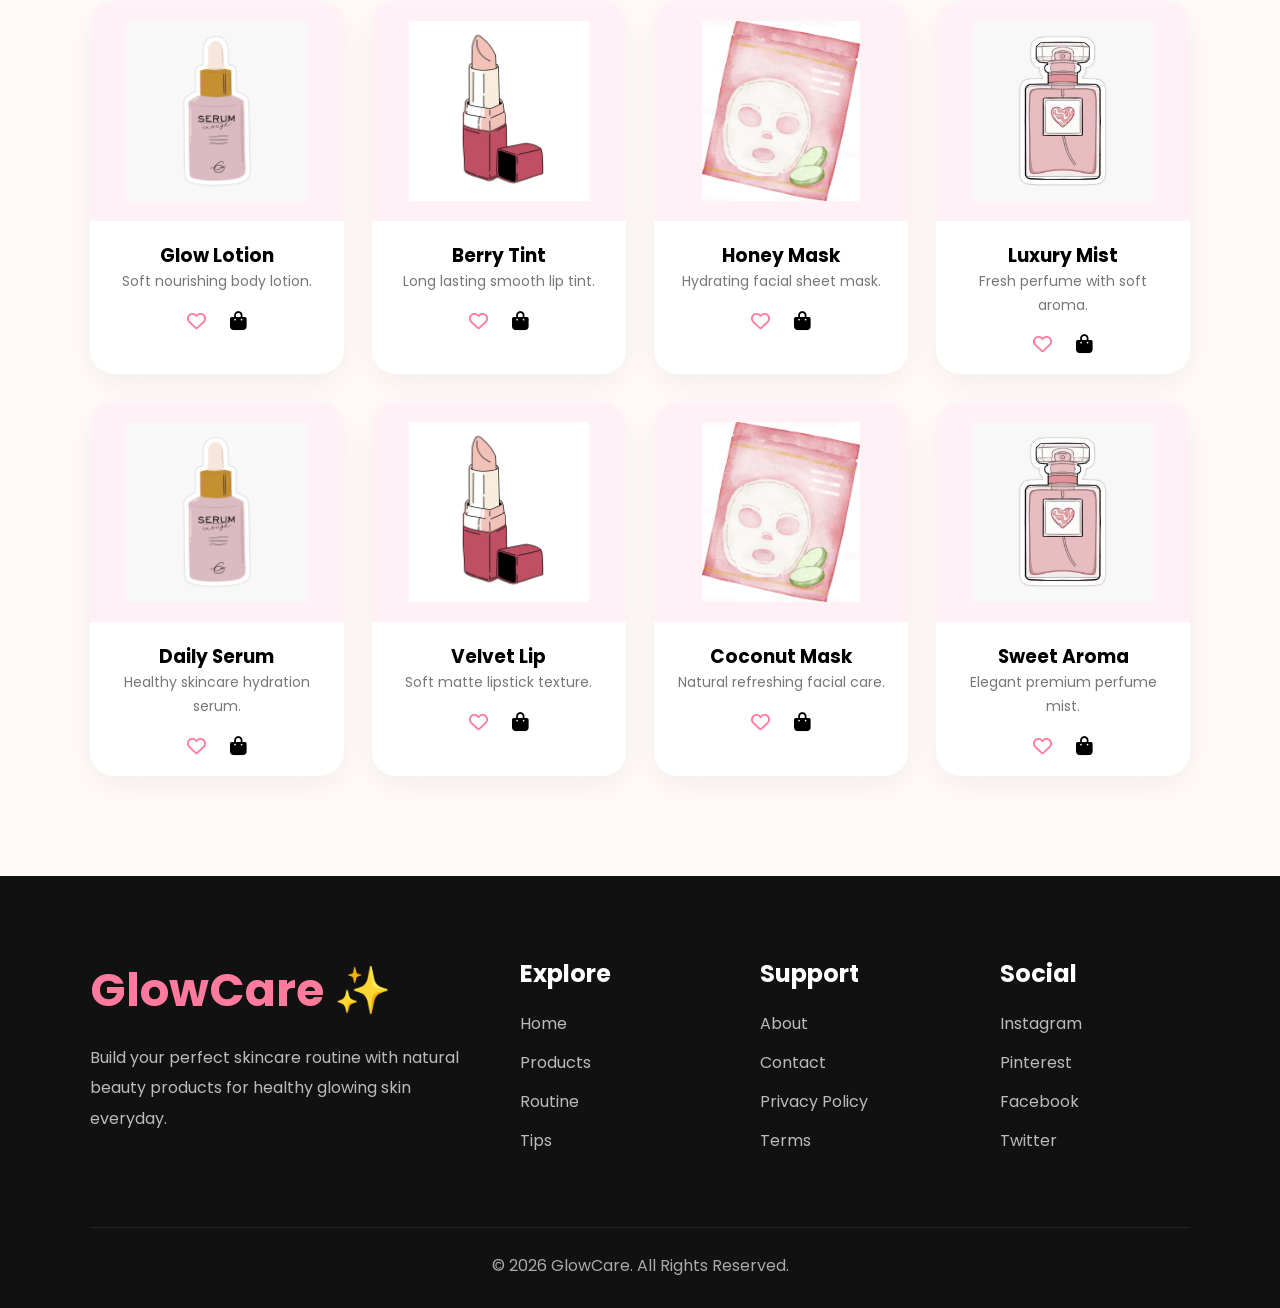
<file: products.html>
<!DOCTYPE html>
<html lang="en">

<head>

    <meta charset="UTF-8">

    <meta name="viewport" content="width=device-width, initial-scale=1.0">

    <title>GlowCare Products</title>

    <!-- CSS -->


    <link rel="stylesheet" href="css/product.css">

    <!-- FONT AWESOME -->

    <link rel="stylesheet" href="https://cdnjs.cloudflare.com/ajax/libs/font-awesome/6.5.1/css/all.min.css">

</head>

<body>

    <!-- ================= HEADER ================= -->

    <!-- ================= HEADER ================= -->

    <header>

        <div class="navbar">

            <!-- LOGO -->

            <a href="index.html" class="logo">
                GlowCare ✨
            </a>

            <!-- NAV LINKS -->

            <ul class="nav-links">

                <li><a href="index.html">Home</a></li>

                <li><a href="products.html" class="active">Products</a></li>

                <li><a href="routine.html">Routine</a></li>

                <li><a href="tips.html">Tips</a></li>

                <li><a href="about.html">About</a></li>

                <li><a href="contact.html">Contact</a></li>

            </ul>

            <!-- NAV ICONS -->

            <div class="nav-icons">

                <i class="fa-solid fa-magnifying-glass"></i>

                <i class="fa-regular fa-heart"></i>

                <!-- MOBILE MENU BUTTON -->

                <div class="menu-btn">

                    <i class="fa-solid fa-bars"></i>

                </div>

            </div>

        </div>

    </header>

    <!-- ================= MOBILE SIDEBAR ================= -->

    <div class="mobile-menu">

        <!-- CLOSE BUTTON -->

        <div class="close-btn">

            <i class="fa-solid fa-xmark"></i>

        </div>

        <!-- MOBILE LINKS -->

        <a href="index.html">Home</a>

        <a href="products.html" class="active">
            Products
        </a>

        <a href="routine.html">Routine</a>

        <a href="tips.html">Tips</a>

        <a href="about.html">About</a>

        <a href="contact.html">Contact</a>

    </div>

    <!-- OVERLAY -->

    <div class="overlay"></div>

    <!-- ================= PRODUCTS PAGE ================= -->

    <section class="products-page">

        <!-- TITLE -->

        <div class="products-title">

            <span>Glow Collection ✨</span>

            <h1>
                Our Beauty Products
            </h1>

        </div>

        <!-- SEARCH -->

        <div class="search-box">

            <input type="text" placeholder="Search skincare products...">

            <i class="fa-solid fa-magnifying-glass"></i>

        </div>

        <!-- PRODUCTS -->

        <div class="product-container">

            <!-- PRODUCT 1 -->

            <div class="product-card">

                <div class="product-image">
                    <img src="images/Serum.jpeg" alt="">
                </div>

                <div class="product-content">

                    <h3>Glow Serum</h3>

                    <p>
                        Hydrating serum for glowing skin.
                    </p>

                    <div class="product-icons">

                        <i class="fa-regular fa-heart heart-btn"></i>

                        <i class="fa-solid fa-bag-shopping"></i>
                    </div>

                </div>

            </div>

            <!-- PRODUCT 2 -->

            <div class="product-card">

                <div class="product-image">
                    <img src="images/Lipstick.jpeg" alt="">
                </div>

                <div class="product-content">

                    <h3>Rose Lip Tint</h3>

                    <p>
                        Creamy soft lipstick finish.
                    </p>

                    <div class="product-icons">

                        <i class="fa-regular fa-heart heart-btn"></i>

                        <i class="fa-solid fa-bag-shopping"></i>

                    </div>

                </div>

            </div>

            <!-- PRODUCT 3 -->

            <div class="product-card">

                <div class="product-image">
                    <img src="images/Mask1.jpeg" alt="">
                </div>

                <div class="product-content">

                    <h3>Banana Mask</h3>

                    <p>
                        Refreshing mask for smooth skin.
                    </p>

                    <div class="product-icons">

                        <i class="fa-regular fa-heart heart-btn"></i>
                        <i class="fa-solid fa-bag-shopping"></i>
                    </div>

                </div>

            </div>

            <!-- PRODUCT 4 -->

            <div class="product-card">

                <div class="product-image">
                    <img src="images/Perfume.jpeg" alt="">
                </div>

                <div class="product-content">

                    <h3>Pink Blossom</h3>

                    <p>
                        Soft floral perfume for daily use.
                    </p>

                    <div class="product-icons">

                        <i class="fa-regular fa-heart heart-btn"></i>

                        <i class="fa-solid fa-bag-shopping"></i>
                    </div>

                </div>

            </div>

            <!-- PRODUCT 5 -->

            <div class="product-card">

                <div class="product-image">
                    <img src="images/Serum.jpeg" alt="">
                </div>

                <div class="product-content">

                    <h3>Vitamin Cream</h3>

                    <p>
                        Nourishing cream with vitamins.
                    </p>

                    <div class="product-icons">

                        <i class="fa-regular fa-heart heart-btn"></i>

                        <i class="fa-solid fa-bag-shopping"></i>
                    </div>

                </div>

            </div>

            <!-- PRODUCT 6 -->

            <div class="product-card">

                <div class="product-image">
                    <img src="images/Lipstick.jpeg" alt="">
                </div>

                <div class="product-content">

                    <h3>Pink Blush</h3>

                    <p>
                        Soft makeup touch for glow.
                    </p>

                    <div class="product-icons">

                        <i class="fa-regular fa-heart heart-btn"></i>

                        <i class="fa-solid fa-bag-shopping"></i>

                    </div>

                </div>

            </div>

            <!-- PRODUCT 7 -->

            <div class="product-card">

                <div class="product-image">
                    <img src="images/Mask1.jpeg" alt="">
                </div>

                <div class="product-content">

                    <h3>Night Repair</h3>

                    <p>
                        Deep hydration overnight care.
                    </p>

                    <div class="product-icons">

                        <i class="fa-regular fa-heart heart-btn"></i>

                        <i class="fa-solid fa-bag-shopping"></i>

                    </div>

                </div>

            </div>

            <!-- PRODUCT 8 -->

            <div class="product-card">

                <div class="product-image">
                    <img src="images/Perfume.jpeg" alt="">
                </div>

                <div class="product-content">

                    <h3>Fresh Mist</h3>

                    <p>
                        Luxury refreshing fragrance spray.
                    </p>

                    <div class="product-icons">

                        <i class="fa-regular fa-heart heart-btn"></i>

                        <i class="fa-solid fa-bag-shopping"></i>

                    </div>

                </div>

            </div>

            <!-- PRODUCT 9 -->

            <div class="product-card">

                <div class="product-image">
                    <img src="images/Serum.jpeg" alt="">
                </div>

                <div class="product-content">

                    <h3>Hydra Gel</h3>

                    <p>
                        Cooling gel for daily freshness.
                    </p>

                    <div class="product-icons">

                        <i class="fa-regular fa-heart heart-btn"></i>

                        <i class="fa-solid fa-bag-shopping"></i>
                    </div>

                </div>

            </div>

            <!-- PRODUCT 10 -->

            <div class="product-card">

                <div class="product-image">
                    <img src="images/Lipstick.jpeg" alt="">
                </div>

                <div class="product-content">

                    <h3>Peach Balm</h3>

                    <p>
                        Moisturizing lip balm care.
                    </p>

                    <div class="product-icons">

                        <i class="fa-regular fa-heart heart-btn"></i>

                        <i class="fa-solid fa-bag-shopping"></i>

                    </div>

                </div>

            </div>

            <!-- PRODUCT 11 -->

            <div class="product-card">
                <div class="product-image">
                    <img src="images/Mask1.jpeg" alt="">
                </div>

                <div class="product-content">
                    <h3>Aloe Wash</h3>
                    <p>Gentle cleansing skincare wash.</p>

                    <div class="product-icons">
                        <i class="fa-regular fa-heart heart-btn"></i>
                        <i class="fa-solid fa-bag-shopping"></i>
                    </div>
                </div>
            </div>

            <!-- PRODUCT 12 -->

            <div class="product-card">
                <div class="product-image">
                    <img src="images/Perfume.jpeg" alt="">
                </div>

                <div class="product-content">
                    <h3>Soft Bloom</h3>
                    <p>Elegant floral fragrance spray.</p>

                    <div class="product-icons">
                        <i class="fa-regular fa-heart heart-btn"></i>
                        <i class="fa-solid fa-bag-shopping"></i>
                    </div>
                </div>
            </div>

            <!-- PRODUCT 13 -->

            <div class="product-card">
                <div class="product-image">
                    <img src="images/Serum.jpeg" alt="">
                </div>

                <div class="product-content">
                    <h3>Glow Lotion</h3>
                    <p>Soft nourishing body lotion.</p>

                    <div class="product-icons">
                        <i class="fa-regular fa-heart heart-btn"></i>
                        <i class="fa-solid fa-bag-shopping"></i>
                    </div>
                </div>
            </div>

            <!-- PRODUCT 14 -->

            <div class="product-card">
                <div class="product-image">
                    <img src="images/Lipstick.jpeg" alt="">
                </div>

                <div class="product-content">
                    <h3>Berry Tint</h3>
                    <p>Long lasting smooth lip tint.</p>

                    <div class="product-icons">
                        <i class="fa-regular fa-heart heart-btn"></i>
                        <i class="fa-solid fa-bag-shopping"></i>
                    </div>
                </div>
            </div>

            <!-- PRODUCT 15 -->

            <div class="product-card">
                <div class="product-image">
                    <img src="images/Mask1.jpeg" alt="">
                </div>

                <div class="product-content">
                    <h3>Honey Mask</h3>
                    <p>Hydrating facial sheet mask.</p>

                    <div class="product-icons">
                        <i class="fa-regular fa-heart heart-btn"></i>
                        <i class="fa-solid fa-bag-shopping"></i>
                    </div>
                </div>
            </div>

            <!-- PRODUCT 16 -->

            <div class="product-card">
                <div class="product-image">
                    <img src="images/Perfume.jpeg" alt="">
                </div>

                <div class="product-content">
                    <h3>Luxury Mist</h3>
                    <p>Fresh perfume with soft aroma.</p>

                    <div class="product-icons">
                        <i class="fa-regular fa-heart heart-btn"></i>
                        <i class="fa-solid fa-bag-shopping"></i>
                    </div>
                </div>
            </div>

            <!-- PRODUCT 17 -->

            <div class="product-card">
                <div class="product-image">
                    <img src="images/Serum.jpeg" alt="">
                </div>

                <div class="product-content">
                    <h3>Daily Serum</h3>
                    <p>Healthy skincare hydration serum.</p>

                    <div class="product-icons">
                        <i class="fa-regular fa-heart heart-btn"></i>
                        <i class="fa-solid fa-bag-shopping"></i>
                    </div>
                </div>
            </div>

            <!-- PRODUCT 18 -->

            <div class="product-card">
                <div class="product-image">
                    <img src="images/Lipstick.jpeg" alt="">
                </div>

                <div class="product-content">
                    <h3>Velvet Lip</h3>
                    <p>Soft matte lipstick texture.</p>

                    <div class="product-icons">
                        <i class="fa-regular fa-heart heart-btn"></i>
                        <i class="fa-solid fa-bag-shopping"></i>
                    </div>
                </div>
            </div>

            <!-- PRODUCT 19 -->

            <div class="product-card">
                <div class="product-image">
                    <img src="images/Mask1.jpeg" alt="">
                </div>

                <div class="product-content">
                    <h3>Coconut Mask</h3>
                    <p>Natural refreshing facial care.</p>

                    <div class="product-icons">
                        <i class="fa-regular fa-heart heart-btn"></i>
                        <i class="fa-solid fa-bag-shopping"></i>
                    </div>
                </div>
            </div>

            <!-- PRODUCT 20 -->

            <div class="product-card">
                <div class="product-image">
                    <img src="images/Perfume.jpeg" alt="">
                </div>

                <div class="product-content">
                    <h3>Sweet Aroma</h3>
                    <p>Elegant premium perfume mist.</p>

                    <div class="product-icons">
                        <i class="fa-regular fa-heart heart-btn"></i>
                        <i class="fa-solid fa-bag-shopping"></i>
                    </div>
                </div>
            </div>

        </div>

    </section>

    <!-- ================= FOOTER ================= -->

    <footer class="footer">

        <div class="footer-top">

            <div class="footer-logo">

                <h2>GlowCare ✨</h2>

                <p>
                    Build your perfect skincare routine with natural beauty
                    products for healthy glowing skin everyday.
                </p>

            </div>

            <div class="footer-links">

                <h3>Explore</h3>

                <a href="index.html">Home</a>

                <a href="products.html">Products</a>

                <a href="routine.html">Routine</a>

                <a href="tips.html">Tips</a>

            </div>

            <div class="footer-links">

                <h3>Support</h3>

                <a href="about.html">About</a>

                <a href="contact.html">Contact</a>

                <a href="#">Privacy Policy</a>

                <a href="#">Terms</a>

            </div>

            <div class="footer-links">

                <h3>Social</h3>

                <a href="#">Instagram</a>

                <a href="#">Pinterest</a>

                <a href="#">Facebook</a>

                <a href="#">Twitter</a>

            </div>

        </div>

        <div class="footer-bottom">

            <p>© 2026 GlowCare. All Rights Reserved.</p>

        </div>

    </footer>

    <!-- ================= HEART JS ================= -->

    <script src="js/product.js">

        /* ================= MOBILE MENU ================= */

        


        const menuBtn =
            document.querySelector(".menu-btn");

        const mobileMenu =
            document.querySelector(".mobile-menu");

        const closeBtn =
            document.querySelector(".close-btn");

        const overlay =
            document.querySelector(".overlay");

        menuBtn.onclick = () => {

            mobileMenu.classList.add("active");
            overlay.classList.add("active");
        }

        closeBtn.onclick = () => {

            mobileMenu.classList.remove("active");
            overlay.classList.remove("active");
        }

        overlay.onclick = () => {

            mobileMenu.classList.remove("active");
            overlay.classList.remove("active");
        }

        /* ================= HEART BUTTON ================= */

        const hearts =
            document.querySelectorAll(".heart-btn");

        hearts.forEach(heart => {

            heart.addEventListener("click", () => {

                heart.classList.toggle("fa-regular");
                heart.classList.toggle("fa-solid");
                heart.classList.toggle("active");

            });

        });

    </script>

</body>

</html>
</file>
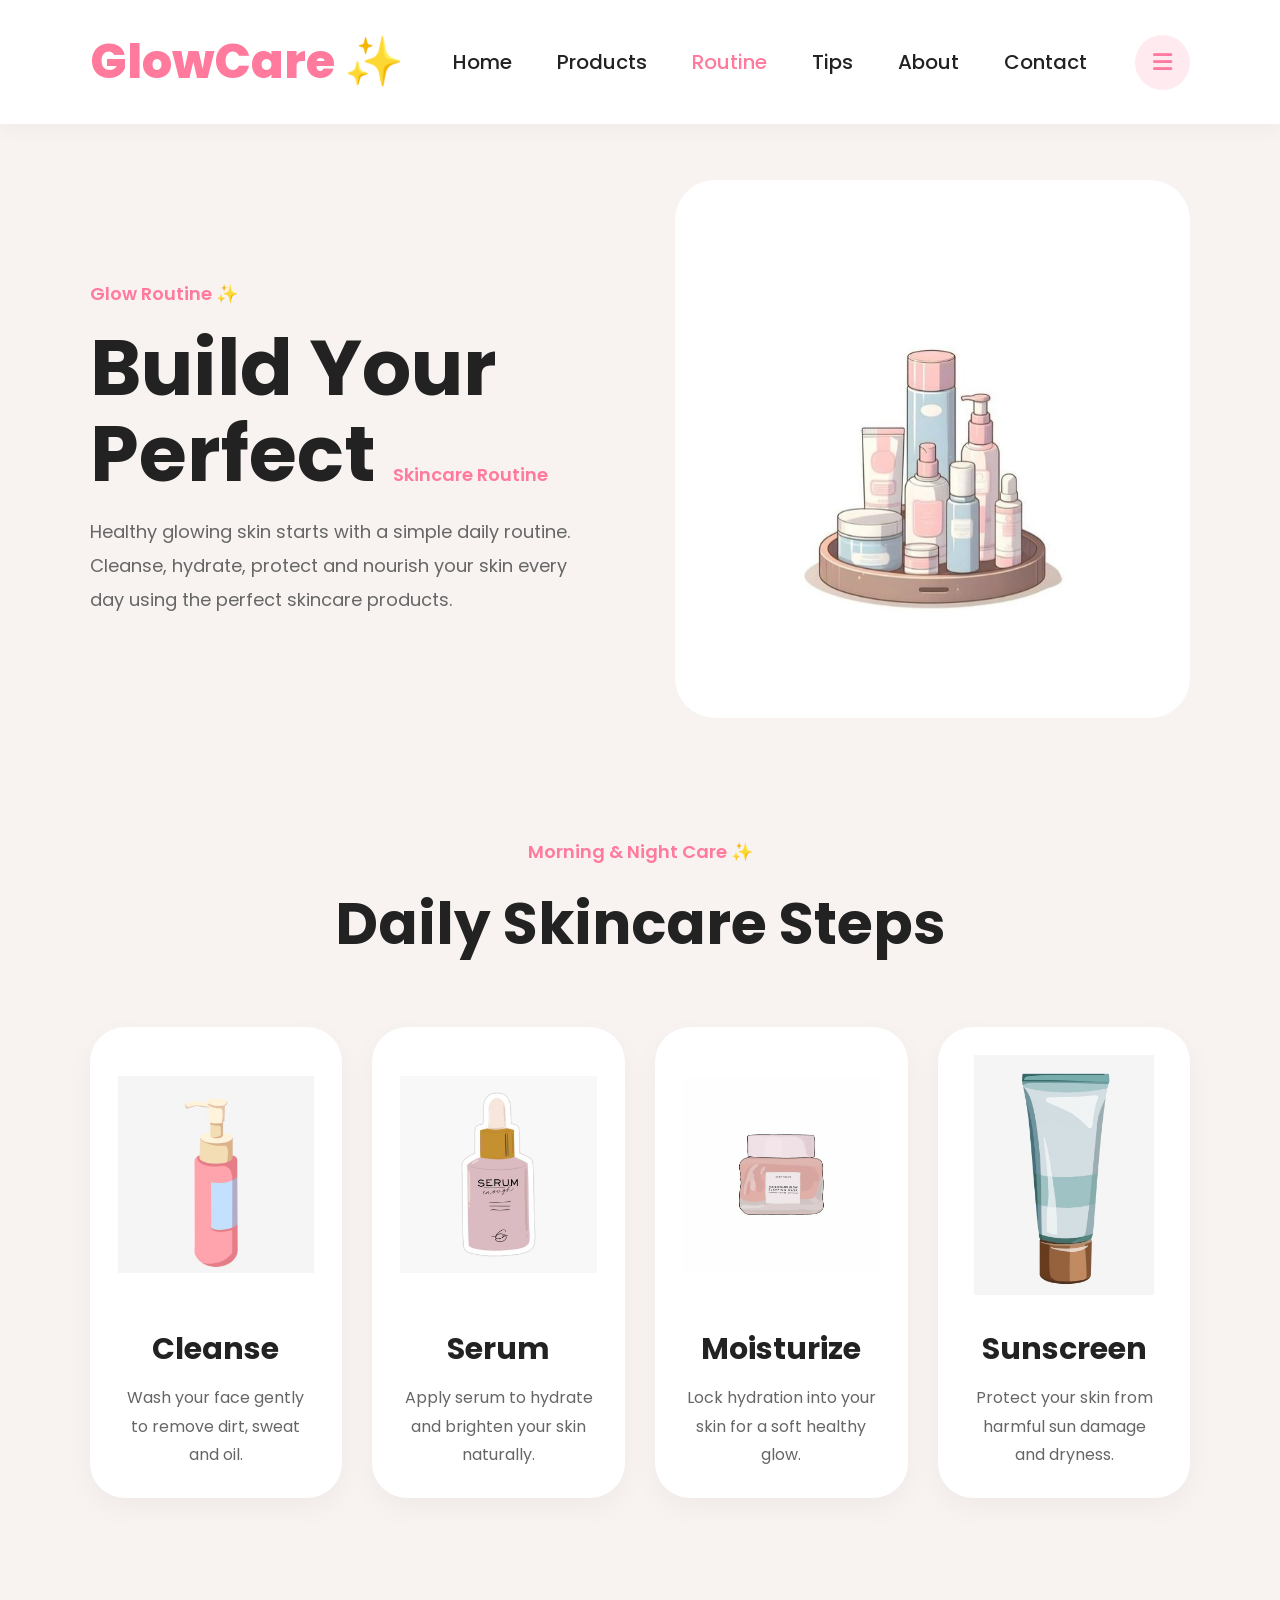
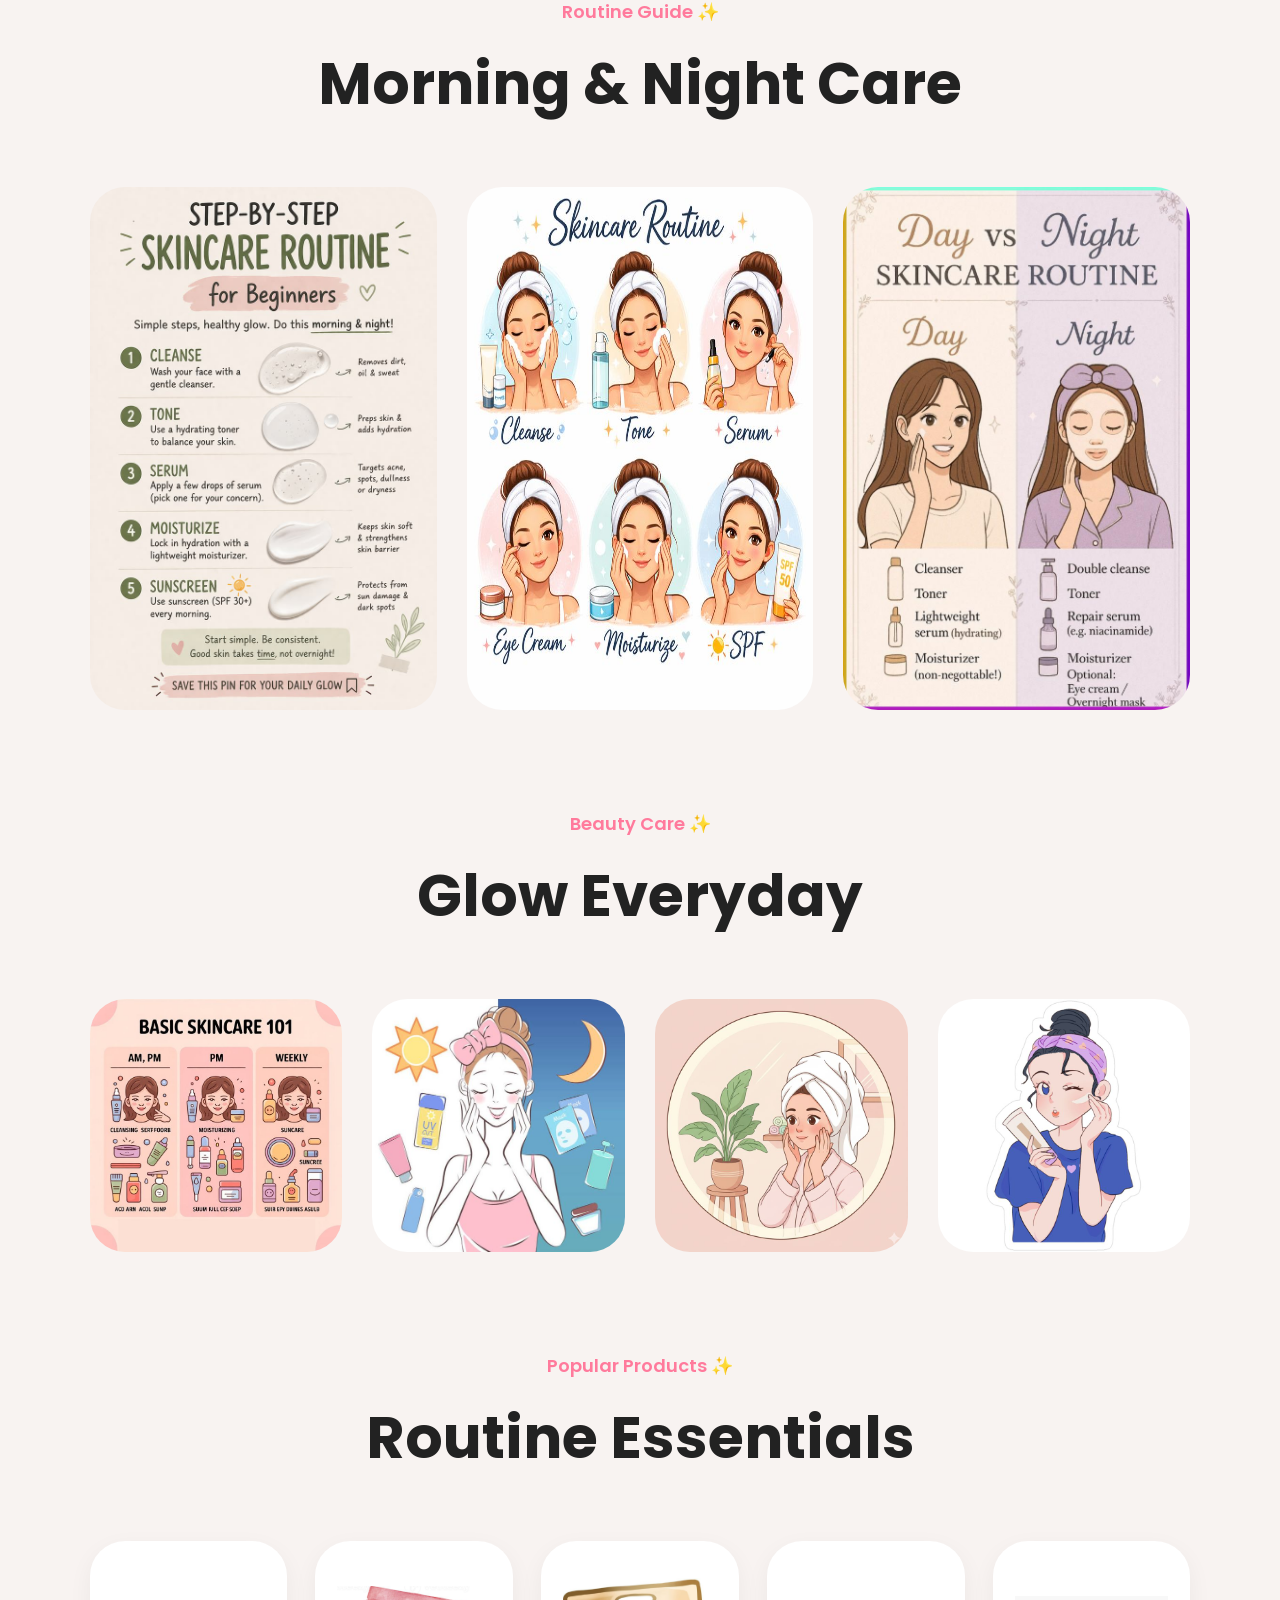
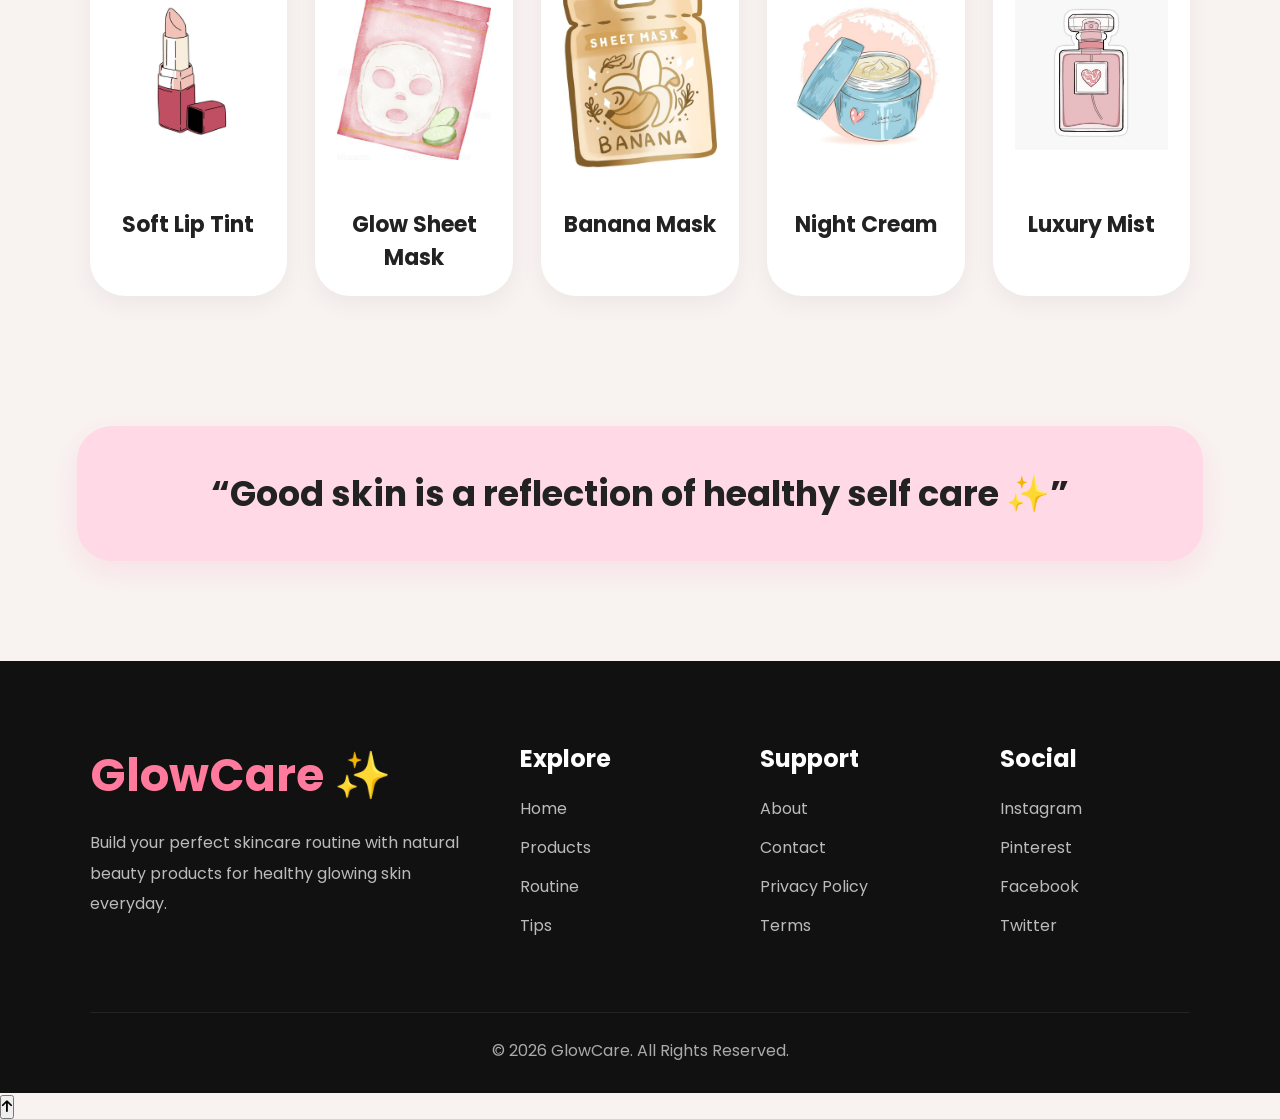
<file: routine.html>
<!DOCTYPE html>
<html lang="en">

<head>
    <meta charset="UTF-8">
    <meta name="viewport" content="width=device-width, initial-scale=1.0">
    <title>GlowCare Routine</title>

    <!-- GOOGLE FONT -->
    <link href="https://fonts.googleapis.com/css2?family=Poppins:wght@300;400;500;600;700;800&display=swap"
        rel="stylesheet">

    <!-- ICONS -->
    <link rel="stylesheet"
        href="https://cdnjs.cloudflare.com/ajax/libs/font-awesome/6.5.1/css/all.min.css">

    <!-- ROUTINE CSS ONLY -->
     
    <link rel="stylesheet" href="css/routine.css">
</head>

<body>

    <!-- ================= NAVBAR ================= -->

    <!-- ================= HEADER ================= -->

<header>

    <nav class="navbar">

        <!-- LOGO -->

        <a href="index.html" class="logo">
            GlowCare ✨
        </a>

        <!-- DESKTOP NAV -->

        <ul class="nav-links">

            <li><a href="index.html">Home</a></li>

            <li><a href="products.html">Products</a></li>

            <li><a href="routine.html" class="active">Routine</a></li>

            <li><a href="tips.html">Tips</a></li>

            <li><a href="about.html">About</a></li>

            <li><a href="contact.html">Contact</a></li>

      
        </ul>

              
        <!-- MOBILE MENU BUTTON -->

        <div class="menu-btn">

            <i class="fa-solid fa-bars"></i>

        </div>

    </nav>

</header>

<!-- ================= OVERLAY ================= -->

<div class="overlay"></div>

<!-- ================= MOBILE SIDEBAR ================= -->

<div class="mobile-menu">

    <!-- CLOSE BUTTON -->

    <div class="close-btn">

        <i class="fa-solid fa-xmark"></i>

    </div>

    <!-- MOBILE LINKS -->

    <a href="index.html">Home</a>

    <a href="products.html">Products</a>

    <a href="routine.html" class="active">Routine</a>

    <a href="tips.html">Tips</a>

    <a href="about.html">About</a>

    <a href="contact.html">Contact</a>

</div>

    <!-- ================= HERO ================= -->

    <section class="routine-hero">

        <div class="routine-text">

            <span>Glow Routine ✨</span>

            <h1>
                Build Your Perfect
                <span>Skincare Routine</span>
            </h1>

            <p>
                Healthy glowing skin starts with a simple daily routine.
                Cleanse, hydrate, protect and nourish your skin every day
                using the perfect skincare products.
            </p>

        </div>

        <div class="routine-image">

            <img src="images/Main.jpeg" alt="Routine">

        </div>

    </section>

    <!-- ================= ROUTINE STEPS ================= -->

    <section class="routine-section">

        <div class="section-title">

            <span>Morning & Night Care ✨</span>

            <h2>Daily Skincare Steps</h2>

        </div>

        <div class="routine-grid">

            <!-- CARD 1 -->

            <div class="routine-card">

                <img src="images/FaceWash.jpeg" alt="Cleanser">

                <h3>Cleanse</h3>

                <p>
                    Wash your face gently to remove dirt, sweat and oil.
                </p>

            </div>

            <!-- CARD 2 -->

            <div class="routine-card">

                <img src="images/Serum.jpeg" alt="Serum">

                <h3>Serum</h3>

                <p>
                    Apply serum to hydrate and brighten your skin naturally.
                </p>

            </div>

            <!-- CARD 3 -->

            <div class="routine-card">

                <img src="images/Moisture.jpeg" alt="Moisturizer">

                <h3>Moisturize</h3>

                <p>
                    Lock hydration into your skin for a soft healthy glow.
                </p>

            </div>

            <!-- CARD 4 -->

            <div class="routine-card">

                <img src="images/SunScreen.jpeg" alt="Sunscreen">

                <h3>Sunscreen</h3>

                <p>
                    Protect your skin from harmful sun damage and dryness.
                </p>

            </div>

        </div>

    </section>

    <!-- ================= ROUTINE GUIDE ================= -->

    <section class="guide-section">

        <div class="section-title">

            <span>Routine Guide ✨</span>

            <h2>Morning & Night Care</h2>

        </div>

        <div class="guide-container">

            <div class="guide-image">

                <img src="images/Schedule.jpeg" alt="Schedule">

            </div>

            <div class="guide-image">

                <img src="images/Routine1.jpeg" alt="Routine">

            </div>

            <div class="guide-image">

                <img src="images/Care-tip.jpeg" alt="Care">

            </div>

        </div>

    </section>

    <!-- ================= BEAUTY CARE ================= -->

    <section class="beauty-care">

        <div class="section-title">

            <span>Beauty Care ✨</span>

            <h2>Glow Everyday</h2>

        </div>

        <div class="beauty-grid">

            <div class="beauty-box">

                <img src="images/Care1.jpeg" alt="Care">

            </div>

            <div class="beauty-box">

                <img src="images/Care2.jpeg" alt="Care">

            </div>

            <div class="beauty-box">

                <img src="images/Banner1.jpeg" alt="Banner">

            </div>

            <div class="beauty-box">

                <img src="images/Bannee2.jpeg" alt="Banner">

            </div>

        </div>

    </section>

    <!-- ================= PRODUCTS ================= -->

    <section class="routine-products">

        <div class="section-title">

            <span>Popular Products ✨</span>

            <h2>Routine Essentials</h2>

        </div>

        <div class="product-grid">

            <div class="product-card">

                <img src="images/Lipstick.jpeg" alt="Lipstick">

                <h4>Soft Lip Tint</h4>

            </div>

            <div class="product-card">

                <img src="images/Mask1.jpeg" alt="Mask">

                <h4>Glow Sheet Mask</h4>

            </div>

            <div class="product-card">

                <img src="images/Mask2.jpeg" alt="Mask">

                <h4>Banana Mask</h4>

            </div>

            <div class="product-card">

                <img src="images/Moisture1.jpeg" alt="Moisture">

                <h4>Night Cream</h4>

            </div>

            <div class="product-card">

                <img src="images/Perfume.jpeg" alt="Perfume">

                <h4>Luxury Mist</h4>

            </div>

        </div>

    </section>

    <!-- ================= QUOTE ================= -->

    <section class="quote">

        <h2>
            “Good skin is a reflection of healthy self care ✨”
        </h2>

    </section>

    <!-- ================= FOOTER ================= -->

    <footer class="footer">

        <div class="footer-top">

            <div class="footer-logo">

                <h2>GlowCare ✨</h2>

                <p>
                    Build your perfect skincare routine with natural beauty
                    products for healthy glowing skin everyday.
                </p>

            </div>

            <div class="footer-links">

                <h3>Explore</h3>

                <a href="index.html">Home</a>

                <a href="products.html">Products</a>

                <a href="routine.html">Routine</a>

                <a href="tips.html">Tips</a>

            </div>

            <div class="footer-links">

                <h3>Support</h3>

                <a href="about.html">About</a>

                <a href="contact.html">Contact</a>

                <a href="#">Privacy Policy</a>

                <a href="#">Terms</a>

            </div>

            <div class="footer-links">

                <h3>Social</h3>

                <a href="#">Instagram</a>

                <a href="#">Pinterest</a>

                <a href="#">Facebook</a>

                <a href="#">Twitter</a>

            </div>

        </div>

        <div class="footer-bottom">

            <p>© 2026 GlowCare. All Rights Reserved.</p>

        </div>

    </footer>

    <script src="js/main.js"></script>
</body>

</html>
</file>
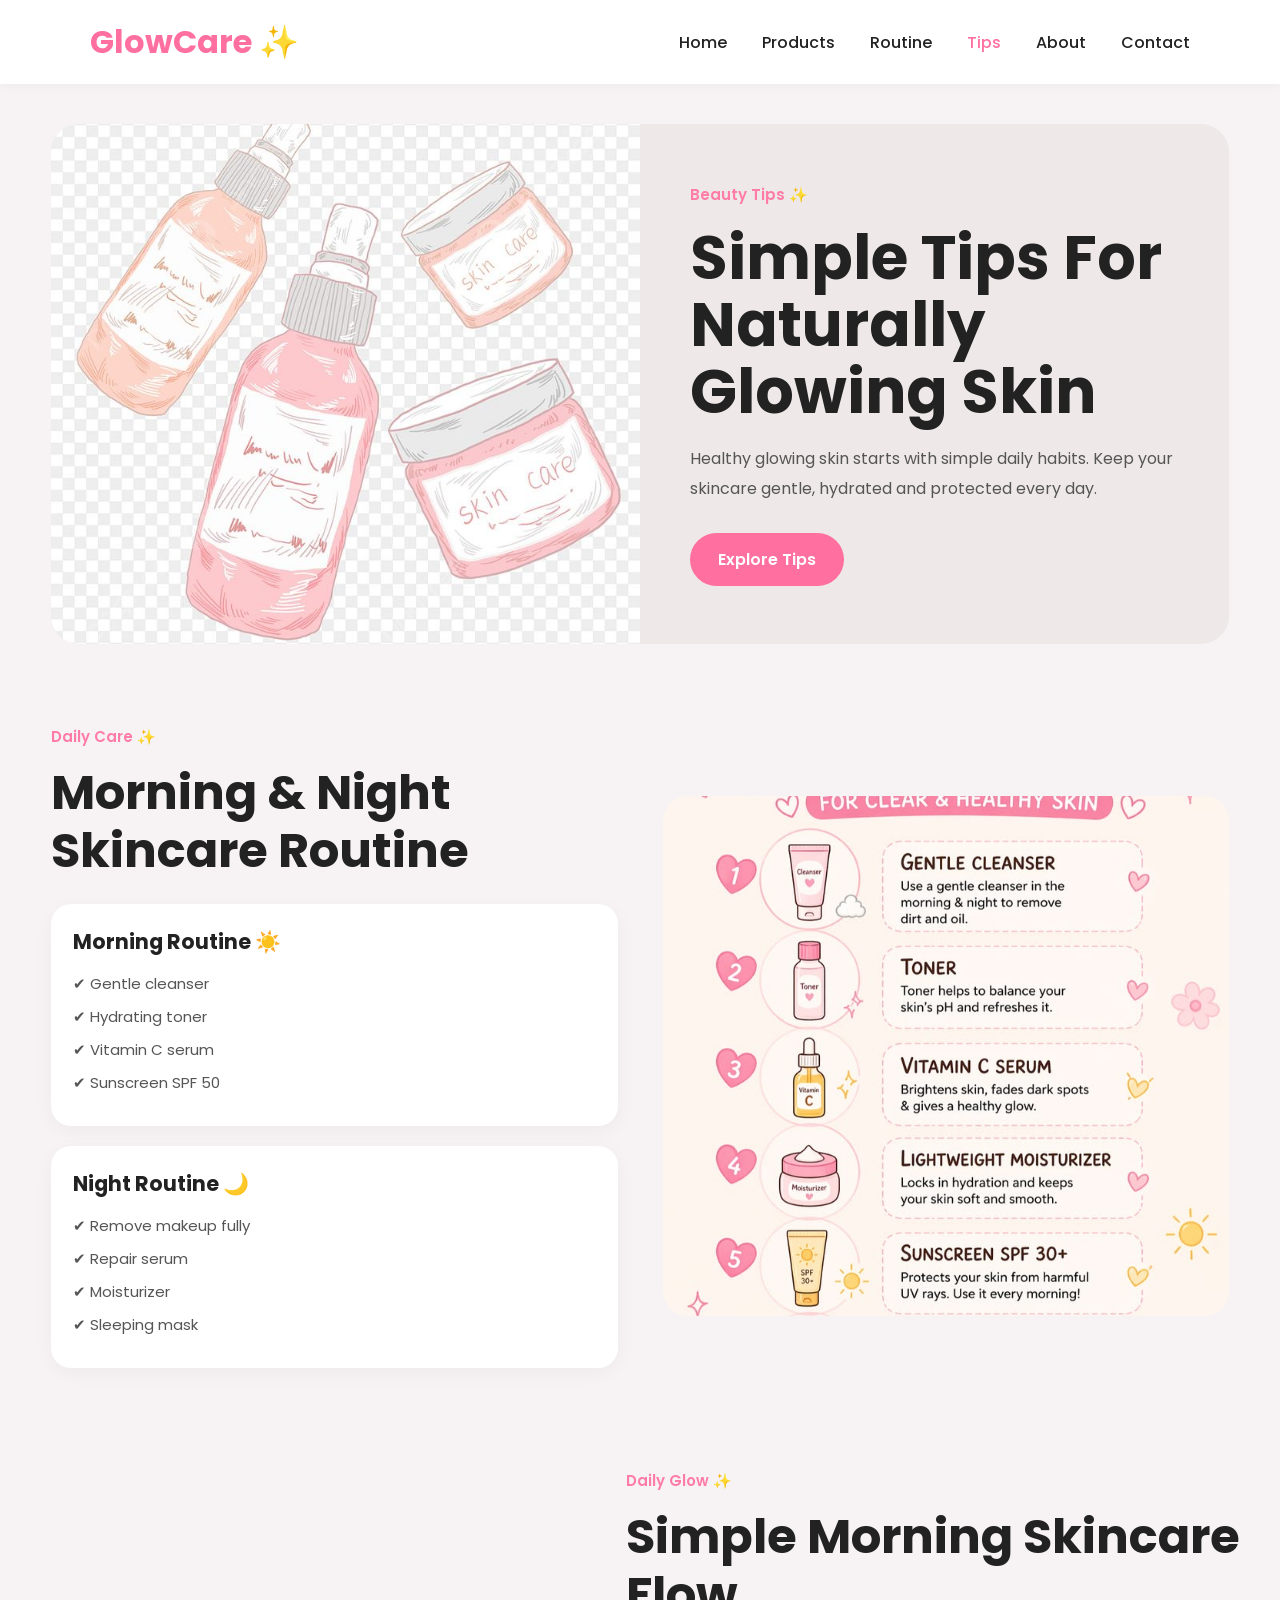
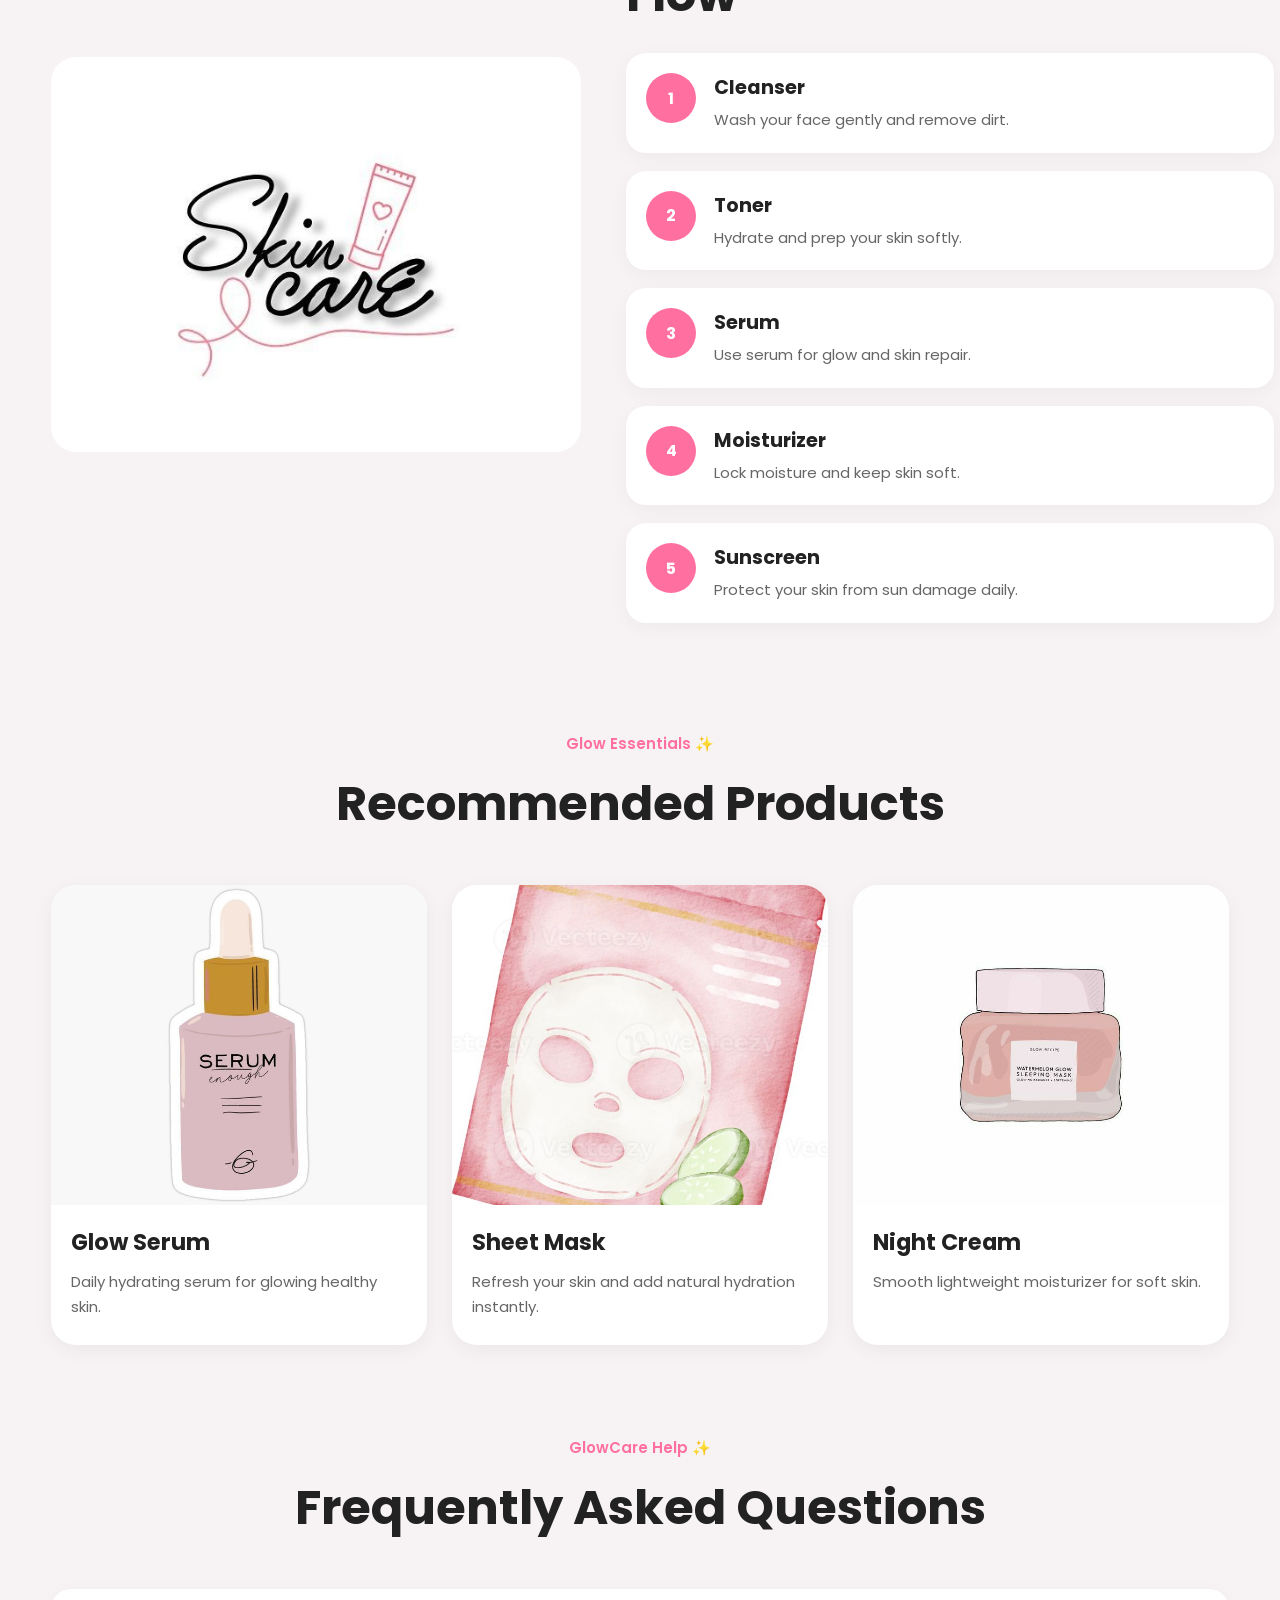
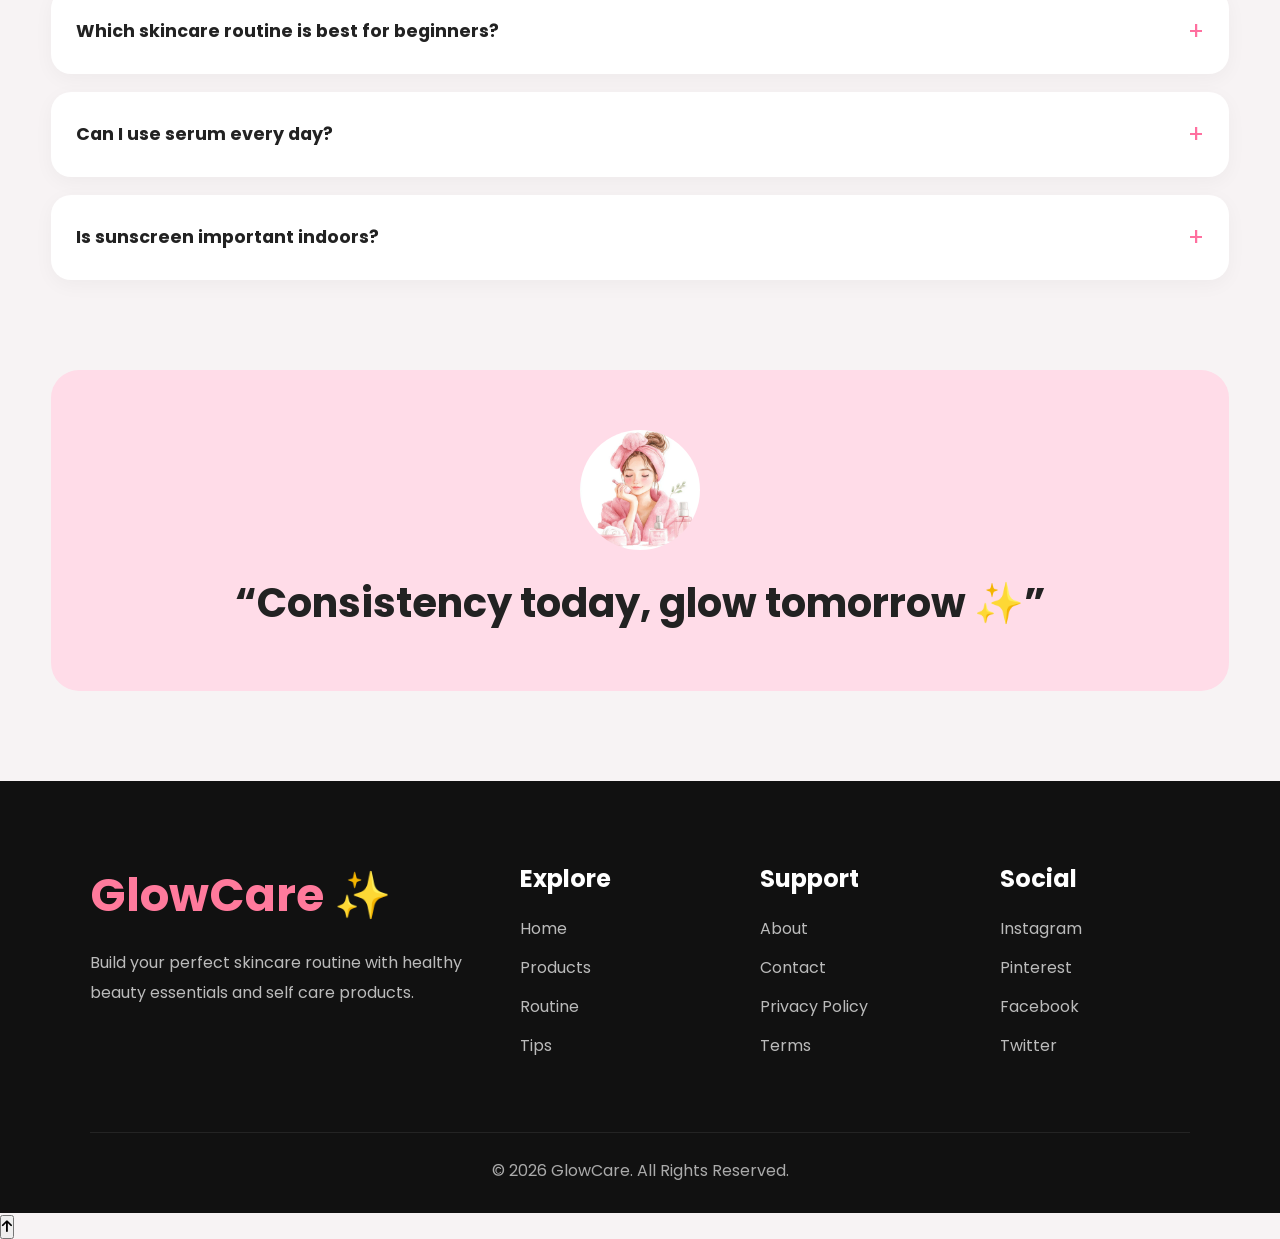
<file: tips.html>
<!DOCTYPE html>
<html lang="en">

<head>

    <meta charset="UTF-8">

    <meta name="viewport" content="width=device-width, initial-scale=1.0">

    <title>GlowCare Tips</title>

    <!-- GOOGLE FONT -->

    <link href="https://fonts.googleapis.com/css2?family=Poppins:wght@300;400;500;600;700;800&display=swap"
        rel="stylesheet">

    <!-- FONT AWESOME -->

    <link rel="stylesheet" href="https://cdnjs.cloudflare.com/ajax/libs/font-awesome/6.5.1/css/all.min.css">

    <!-- CSS -->


    <link rel="stylesheet" href="css/tips.css">

</head>

<body>

    <!-- =========================================
                    NAVBAR
    ========================================= -->

    <!-- ================= HEADER ================= -->

    <header>

        <nav class="navbar">

            <a href="index.html" class="logo">
                GlowCare ✨
            </a>

            <!-- DESKTOP LINKS -->

            <ul class="nav-links">

                <li><a href="index.html">Home</a></li>

                <li><a href="products.html">Products</a></li>

                <li><a href="routine.html">Routine</a></li>

                <li><a href="tips.html" class="active">Tips</a></li>

                <li><a href="about.html">About</a></li>

                <li><a href="contact.html">Contact</a></li>

            </ul>

            <!-- MENU BUTTON -->

            <div class="menu-btn">

                <i class="fa-solid fa-bars"></i>

            </div>

        </nav>

    </header>

    <!-- ================= OVERLAY ================= -->

    <div class="overlay"></div>

    <!-- ================= MOBILE MENU ================= -->

    <div class="mobile-menu">

        <div class="close-btn">

            <i class="fa-solid fa-xmark"></i>

        </div>

        <a href="index.html">Home</a>

        <a href="products.html">Products</a>

        <a href="routine.html">Routine</a>

        <a href="tips.html" class="active">Tips</a>

        <a href="about.html">About</a>

        <a href="contact.html">Contact</a>

    </div>

    <!-- =========================================
                    HERO SECTION
    ========================================= -->

    <section class="tips-hero">

        <div class="hero-image">

            <!-- REPLACE IMAGE -->
            <img src="images/Tip5.jpeg" alt="GlowCare">

        </div>

        <div class="hero-content">

            <span>Beauty Tips ✨</span>

            <h1>
                Simple Tips For
                Naturally Glowing Skin
            </h1>

            <p>
                Healthy glowing skin starts with simple daily habits.
                Keep your skincare gentle, hydrated and protected every day.
            </p>

            <a href="#" class="hero-btn">
                Explore Tips
            </a>

        </div>

    </section>

    <!-- =========================================
                    TIPS SECTION
    ========================================= -->

    <section class="tips-section">

        <div class="tips-content">

            <span>Daily Care ✨</span>

            <h2>
                Morning & Night
                Skincare Routine
            </h2>

            <div class="tip-box">

                <h3>Morning Routine ☀️</h3>

                <p>✔ Gentle cleanser</p>

                <p>✔ Hydrating toner</p>

                <p>✔ Vitamin C serum</p>

                <p>✔ Sunscreen SPF 50</p>

            </div>

            <div class="tip-box">

                <h3>Night Routine 🌙</h3>

                <p>✔ Remove makeup fully</p>

                <p>✔ Repair serum</p>

                <p>✔ Moisturizer</p>

                <p>✔ Sleeping mask</p>

            </div>

        </div>

        <div class="tips-image">

            <!-- REPLACE IMAGE -->
            <img src="images/Tip4.jpeg" alt="Routine">

        </div>

    </section>

    <!-- =========================================
                    ROUTINE FLOW
    ========================================= -->

    <section class="routine-flow-section">

        <div class="routine-flow-image">

            <!-- REPLACE IMAGE -->
            <img src="images/Tip1.jpeg" alt="Routine">

        </div>

        <div class="routine-flow-content">

            <span>Daily Glow ✨</span>

            <h2>
                Simple Morning
                Skincare Flow
            </h2>

            <div class="flow-step">

                <div class="flow-number">
                    1
                </div>

                <div class="flow-text">

                    <h4>Cleanser</h4>

                    <p>
                        Wash your face gently and remove dirt.
                    </p>

                </div>

            </div>

            <div class="flow-step">

                <div class="flow-number">
                    2
                </div>

                <div class="flow-text">

                    <h4>Toner</h4>

                    <p>
                        Hydrate and prep your skin softly.
                    </p>

                </div>

            </div>

            <div class="flow-step">

                <div class="flow-number">
                    3
                </div>

                <div class="flow-text">

                    <h4>Serum</h4>

                    <p>
                        Use serum for glow and skin repair.
                    </p>

                </div>

            </div>

            <div class="flow-step">

                <div class="flow-number">
                    4
                </div>

                <div class="flow-text">

                    <h4>Moisturizer</h4>

                    <p>
                        Lock moisture and keep skin soft.
                    </p>

                </div>

            </div>

            <div class="flow-step">

                <div class="flow-number">
                    5
                </div>

                <div class="flow-text">

                    <h4>Sunscreen</h4>

                    <p>
                        Protect your skin from sun damage daily.
                    </p>

                </div>

            </div>

        </div>

    </section>

    <!-- =========================================
                    PRODUCT SECTION
    ========================================= -->

    <section class="product-tips">

        <div class="section-title">

            <span>Glow Essentials ✨</span>

            <h2>Recommended Products</h2>

        </div>

        <div class="tips-grid">

            <!-- CARD 1 -->

            <div class="tips-card">

                <!-- REPLACE IMAGE -->
                <img src="images/Serum.jpeg" alt="Serum">

                <h3>Glow Serum</h3>

                <p>
                    Daily hydrating serum for glowing healthy skin.
                </p>

            </div>

            <!-- CARD 2 -->

            <div class="tips-card">

                <!-- REPLACE IMAGE -->
                <img src="images/Mask1.jpeg" alt="Mask">

                <h3>Sheet Mask</h3>

                <p>
                    Refresh your skin and add natural hydration instantly.
                </p>

            </div>

            <!-- CARD 3 -->

            <div class="tips-card">

                <!-- REPLACE IMAGE -->
                <img src="images/Moisture.jpeg" alt="Cream">

                <h3>Night Cream</h3>

                <p>
                    Smooth lightweight moisturizer for soft skin.
                </p>

            </div>

        </div>

    </section>

    <!-- =========================================
                    FAQ SECTION
    ========================================= -->

    <section class="faq-section">

        <div class="section-title">

            <span>GlowCare Help ✨</span>

            <h2>Frequently Asked Questions</h2>

        </div>

        <div class="faq-container">

            <!-- FAQ 1 -->

            <div class="faq-item">

                <div class="faq-question">

                    <h3>
                        Which skincare routine is best for beginners?
                    </h3>

                    <span>+</span>

                </div>

                <div class="faq-answer">

                    <p>
                        Start with cleanser, moisturizer and sunscreen.
                        Keep your routine simple and consistent daily.
                    </p>

                </div>

            </div>

            <!-- FAQ 2 -->

            <div class="faq-item">

                <div class="faq-question">

                    <h3>
                        Can I use serum every day?
                    </h3>

                    <span>+</span>

                </div>

                <div class="faq-answer">

                    <p>
                        Yes. Lightweight hydrating serums are safe for daily use.
                    </p>

                </div>

            </div>

            <!-- FAQ 3 -->

            <div class="faq-item">

                <div class="faq-question">

                    <h3>
                        Is sunscreen important indoors?
                    </h3>

                    <span>+</span>

                </div>

                <div class="faq-answer">

                    <p>
                        Yes. UV rays can still affect your skin indoors.
                    </p>

                </div>

            </div>

        </div>

    </section>

    <!-- =========================================
                    QUOTE SECTION
    ========================================= -->

    <section class="quote">

        <!-- REPLACE IMAGE -->
        <img src="images/Tip2.jpeg" alt="Quote">

        <h2>
            “Consistency today, glow tomorrow ✨”
        </h2>

    </section>

    <!-- =========================================
                    FOOTER
    ========================================= -->

    <footer class="footer">

        <div class="footer-top">

            <div class="footer-logo">

                <h2>GlowCare ✨</h2>

                <p>
                    Build your perfect skincare routine with
                    healthy beauty essentials and self care products.
                </p>

            </div>

            <div class="footer-links">

                <h3>Explore</h3>

                <a href="index.html">Home</a>

                <a href="products.html">Products</a>

                <a href="routine.html">Routine</a>

                <a href="tips.html">Tips</a>

            </div>

            <div class="footer-links">

                <h3>Support</h3>

                <a href="about.html">About</a>

                <a href="contact.html">Contact</a>

                <a href="#">Privacy Policy</a>

                <a href="#">Terms</a>

            </div>

            <div class="footer-links">

                <h3>Social</h3>

                <a href="#">Instagram</a>

                <a href="#">Pinterest</a>

                <a href="#">Facebook</a>

                <a href="#">Twitter</a>

            </div>

        </div>

        <div class="footer-bottom">

            <p>
                © 2026 GlowCare. All Rights Reserved.
            </p>

        </div>

    </footer>

    <!-- =========================================
                    FAQ JS
    ========================================= -->
    <script src="js/main.js">

    const faqItems = document.querySelectorAll(".faq-item");

    faqItems.forEach(item => {

    const question = item.querySelector(".faq-question");

    question.addEventListener("click", () => {

    item.classList.toggle("active");

    const icon = item.querySelector("span");

    if (item.classList.contains("active")) {

    icon.innerHTML = "-";

    } else {

    icon.innerHTML = "+";

    }

    });

    });

    </script>

</body>

</html>
</file>
<file: css/animations.css>
/* ================= animations.css ================= */

/* ================= ANIMATION ELEMENTS ================= */

.hero-text,
.hero-image,
.product-card,
.routine-card,
.tip-box,
.instagram-container img,
.quote,
.section-title{

    opacity: 0;

    transition:
    opacity 0.9s ease,
    transform 0.9s ease;
}

/* ================= START POSITION ================= */

.hero-text{
    transform: translateX(-80px);
}

.hero-image{
    transform: translateX(80px);
}

.product-card{
    transform: translateY(80px);
}

.routine-card{
    transform: translateY(80px);
}

.tip-box{
    transform: translateX(80px);
}

.instagram-container img{
    transform: scale(0.8);
}

.quote{
    transform: scale(0.8);
}

.section-title{
    transform: translateY(50px);
}

/* ================= SHOW ANIMATION ================= */

.show{

    opacity: 1 !important;

    transform:
    translateX(0)
    translateY(0)
    scale(1) !important;
}

/* ================= FLOAT ANIMATION ================= */

@keyframes float {

    0%{
        transform: translateY(0px);
    }

    50%{
        transform: translateY(-18px);
    }

    100%{
        transform: translateY(0px);
    }
}

/* ================= HERO IMAGE FLOAT ================= */

.hero-image img{

    animation: float 4s ease-in-out infinite;
}

/* ================= PRODUCT HOVER ================= */

.product-card:hover{

    transform: translateY(-12px) scale(1.02) !important;

    box-shadow:
    0 20px 40px rgba(0,0,0,0.1),
    0 10px 20px rgba(255,122,156,0.15);
}

/* ================= ROUTINE HOVER ================= */

.routine-card:hover{

    transform: translateY(-12px) scale(1.02) !important;
}

/* ================= TIP BOX HOVER ================= */

.tip-box:hover{

    transform: translateX(10px) !important;
}

/* ================= INSTAGRAM HOVER ================= */

.instagram-container img:hover{

    transform: scale(1.05) !important;

    box-shadow:
    0 15px 35px rgba(0,0,0,0.12);
}

/* =========================
   GLOBAL ANIMATIONS
========================= */

/* Smooth Page Load */

body{
    animation: pageFade 0.8s ease;
}

@keyframes pageFade{
    from{
        opacity:0;
    }

    to{
        opacity:1;
    }
}


/* Fade Up Animation */

.fade-up{
    opacity:0;
    transform:translateY(40px);
    animation:fadeUp 1s ease forwards;
}

.fade-up-delay{
    opacity:0;
    transform:translateY(40px);
    animation:fadeUp 1s ease forwards;
    animation-delay:0.3s;
}

.fade-up-delay2{
    opacity:0;
    transform:translateY(40px);
    animation:fadeUp 1s ease forwards;
    animation-delay:0.6s;
}

@keyframes fadeUp{

    from{
        opacity:0;
        transform:translateY(40px);
    }

    to{
        opacity:1;
        transform:translateY(0);
    }
}


/* Zoom Animation */

.zoom-in{
    animation:zoomIn 1s ease;
}

@keyframes zoomIn{

    from{
        opacity:0;
        transform:scale(0.8);
    }

    to{
        opacity:1;
        transform:scale(1);
    }
}


/* Hover Effects */

.card,
.product-card,
.benefit-card,
.contact-box{

    transition:0.4s ease;
}

.card:hover,
.product-card:hover,
.benefit-card:hover,
.contact-box:hover{

    transform:translateY(-10px);
    box-shadow:0 15px 40px rgba(0,0,0,0.08);
}


/* Image Hover Zoom */

img{
    transition:0.4s ease;
}

img:hover{
    transform:scale(1.03);
}


/* Button Animation */

button,
.btn{

    transition:0.3s ease;
}

button:hover,
.btn:hover{

    transform:translateY(-3px);
    opacity:0.9;
}
</file>
<file: css/responsive.css>
/* ================= responsive.css ================= */

/* ================= LARGE LAPTOP ================= */

@media(max-width: 1200px){

    .hero{
        gap: 50px;
    }

    .hero-text h1{
        font-size: 65px;
    }

    .hero-text p{
        font-size: 20px;
    }

    .section-title h2{
        font-size: 55px;
    }

    .tips-content h2{
        font-size: 42px;
    }

}

/* ================= LARGE TABLET ================= */

@media(max-width: 1100px){

    .hero-text h1{
        font-size: 55px;
    }

    .tips-content h2{
        font-size: 40px;
    }

    .product-container{
        grid-template-columns: repeat(auto-fit,minmax(250px,1fr));
    }

}

/* ================= TABLET ================= */

@media(max-width: 991px){

    section{
        padding: 70px 6%;
    }

    /* HERO */

    .hero{
        flex-direction: column;
        text-align: center;

        min-height: auto;

        gap: 50px;
    }

    .hero-text{
        max-width: 100%;
    }

    .hero-text p{
        margin: auto;
    }

    .hero-buttons{
        justify-content: center;
    }

    .hero-image img{
        width: 80%;
        max-width: 500px;
    }

    /* TIPS */

    .tips{
        flex-direction: column;
    }

    .tips-content{
        text-align: center;
    }

    /* PRODUCT */

    .product-container{
        grid-template-columns: repeat(auto-fit,minmax(230px,1fr));
    }

    /* FOOTER */

    .footer-links{
        gap: 20px;
    }

}

/* ================= MOBILE ================= */

@media(max-width: 768px){

    section{
        padding: 60px 5%;
    }

    /* NAVBAR */

    .navbar{
        height: 75px;
        padding: 0 5%;
    }

    .nav-links{
        display: none;
    }

    .logo{
        font-size: 24px;
    }

    .nav-icons{
        gap: 10px;
    }

    .nav-icons i{
        width: 38px;
        height: 38px;
        font-size: 14px;
    }

    /* HERO */

    .hero{
        gap: 35px;
    }

    .hero-text h1{
        font-size: 42px;
        line-height: 1.2;
    }

    .hero-text p{
        font-size: 16px;
    }

    .hero-buttons{
        flex-direction: column;
        gap: 15px;
    }

    .btn{
        width: 100%;
        text-align: center;
    }

    .hero-image img{
        width: 100%;
    }

    /* SECTION TITLE */

    .section-title h2{
        font-size: 38px;
    }

    /* PRODUCTS */

    .product-container{
        grid-template-columns: repeat(auto-fit,minmax(200px,1fr));
        gap: 20px;
    }

    .product-image{
        height: 240px;
    }

    .product-content{
        padding: 20px;
    }

    .product-content h3{
        font-size: 22px;
    }

    .product-content p{
        font-size: 15px;
    }

    /* TIPS */

    .tips-content h2{
        font-size: 32px;
    }

    .tip-box{
        flex-direction: column;
        text-align: center;
    }

    /* QUOTE */

    .quote{
        margin: 30px 5%;
        padding: 50px 20px;
    }

    .quote h2{
        font-size: 28px;
        line-height: 1.5;
    }

    /* INSTAGRAM */

    .instagram-container{
        grid-template-columns: repeat(auto-fit,minmax(170px,1fr));
        gap: 18px;
    }

    .instagram-container img{
        height: 220px;
    }

    /* FOOTER */

    .footer-links{
        flex-direction: column;
        gap: 15px;
    }

    .footer-social{
        gap: 15px;
    }

}

/* ================= SMALL MOBILE ================= */

@media(max-width: 480px){

    body{
        overflow-x: hidden;
    }

    /* HERO */

    .hero{
        padding-top: 40px;
    }

    .hero-text h1{
        font-size: 34px;
    }

    .hero-text p{
        font-size: 15px;
        line-height: 1.7;
    }

    .hero-image img{
        width: 100%;
    }

    /* SECTION TITLE */

    .section-title h2{
        font-size: 30px;
    }

    /* PRODUCTS */

    .product-container{
        grid-template-columns: 1fr;
    }

    .product-image{
        height: 250px;
    }

    .product-content h3{
        font-size: 20px;
    }

    .product-icons i{
        width: 40px;
        height: 40px;
    }

    /* TIPS */

    .tips-content h2{
        font-size: 28px;
    }

    /* QUOTE */

    .quote h2{
        font-size: 24px;
    }

    /* INSTAGRAM */

    .instagram-container{
        grid-template-columns: 1fr;
    }

    .instagram-container img{
        height: 260px;
    }

    /* FOOTER */

    .footer-logo{
        font-size: 28px;
    }

}
</file>
<file: css/index.css>
/* ================= GOOGLE FONT ================= */

@import url('https://fonts.googleapis.com/css2?family=Poppins:wght@300;400;500;600;700;800&display=swap');

/* ================= RESET ================= */

*{
    margin:0;
    padding:0;
    box-sizing:border-box;
    scroll-behavior:smooth;
    font-family:'Poppins',sans-serif;
}

body{
    background:#fffaf7;
    color:#222;
    overflow-x:hidden;
}

a{
    text-decoration:none;
}

img{
    width:100%;
    display:block;
}

section{
    padding:90px 8%;
}

/* ================= NAVBAR ================= */

header{
    position:fixed;
    top:0;
    left:0;
    width:100%;
    background:#fff;
    z-index:1000;
    box-shadow:0 2px 20px rgba(0,0,0,0.05);
}

.navbar{
    height:90px;
    display:flex;
    align-items:center;
    justify-content:space-between;
    padding:0 8%;
}

.logo{
    font-size:42px;
    font-weight:700;
    color:#ff7a9c;
}

.nav-links{
    display:flex;
    gap:35px;
    list-style:none;
}

.nav-links a{
    color:#222;
    font-weight:500;
    transition:0.3s;
}

.nav-links a:hover{
    color:#ff7a9c;
}

.nav-icons{
    display:flex;
    gap:15px;
}

.nav-icons i{
    width:45px;
    height:45px;
    border-radius:50%;
    background:#fff1f5;
    color:#ff7a9c;
    display:flex;
    align-items:center;
    justify-content:center;
    cursor:pointer;
    transition:0.3s;
}

.nav-icons i:hover{
    background:#ff7a9c;
    color:#fff;
    transform:translateY(-4px);
}

/* ================= HERO ================= */

.hero{
    min-height:100vh;
    display:grid;
    grid-template-columns:1fr 1fr;
    align-items:center;
    gap:60px;
    padding-top:140px;
}

.hero-text span{
    color:#ff7a9c;
    font-size:18px;
    font-weight:600;
}

.hero-text h1{
    font-size:68px;
    line-height:1.1;
    margin:20px 0;
}

.hero-text p{
    font-size:18px;
    line-height:1.8;
    color:#666;
    margin-bottom:35px;
}

.hero-buttons{
    display:flex;
    gap:20px;
}

.btn{
    padding:18px 35px;
    border-radius:50px;
    background:#ff7a9c;
    color:#fff;
    font-weight:600;
    transition:0.4s;
}

.btn:hover{
    transform:translateY(-5px);
    box-shadow:0 10px 25px rgba(255,122,156,0.3);
}

.btn-light{
    background:#fff;
    border:2px solid #ff7a9c;
    color:#222;
}

.hero-image{
    display:flex;
    justify-content:center;
}

.hero-image img{
    max-width:520px;
    animation:float 4s ease-in-out infinite;
}

@keyframes float{

    0%{
        transform:translateY(0);
    }

    50%{
        transform:translateY(-15px);
    }

    100%{
        transform:translateY(0);
    }
}

/* ================= SECTION TITLE ================= */

.section-title{
    text-align:center;
    margin-bottom:60px;
}

.section-title span{
    color:#ff7a9c;
    font-weight:600;
}

.section-title h2{
    font-size:55px;
    margin-top:10px;
}

/* ================= PRODUCTS ================= */

.products{
    background:#fff;
}

.product-container{
    display:grid;
    grid-template-columns:repeat(4,1fr);
    gap:30px;
}

.product-card{
    background:#fff;
    padding:25px;
    border-radius:25px;
    text-align:center;
    box-shadow:0 10px 30px rgba(0,0,0,0.05);
    transition:0.4s;
}

.product-card:hover{
    transform:translateY(-10px);
    box-shadow:0 15px 35px rgba(255,122,156,0.15);
}

.product-image{
    height:230px;
    display:flex;
    align-items:center;
    justify-content:center;
    margin-bottom:20px;
}

.product-image img{
    max-width:170px;
    transition:0.4s;
}

.product-card:hover img{
    transform:scale(1.08);
}

.product-content h3{
    font-size:26px;
    margin-bottom:12px;
}

.product-content p{
    color:#666;
    line-height:1.7;
    margin-bottom:18px;
}

.product-icons{
    display:flex;
    justify-content:center;
    gap:12px;
}

.product-icons i{
    width:40px;
    height:40px;
    border-radius:50%;
    background:#fff1f5;
    color:#ff7a9c;
    display:flex;
    align-items:center;
    justify-content:center;
}

/* ================= ROUTINE ================= */

.routine{
    background:#fffaf7;
}

.routine-container{
    display:grid;
    grid-template-columns:repeat(3,1fr);
    gap:30px;
}

.routine-card{
    background:#fff;
    border-radius:25px;
    overflow:hidden;
    box-shadow:0 10px 30px rgba(0,0,0,0.05);
    transition:0.4s;
}

.routine-card:hover{
    transform:translateY(-10px);
}

.routine-card img{
    height:320px;
    object-fit:cover;
}

.routine-content{
    padding:25px;
}

.routine-content h3{
    font-size:28px;
    margin-bottom:10px;
}

.routine-content p{
    color:#666;
    line-height:1.7;
}

/* ================= TIPS ================= */

.tips{
    background:#fff;
    padding-top:40px;
}

.tips-container{
    display:grid;
    grid-template-columns:1fr 1fr;
    align-items:center;
    gap:50px;
}

.tips-image img{
    max-width:650px;
    border-radius:30px;
}

.tips-content span{
    color:#ff7a9c;
    font-weight:600;
}

.tips-content h2{
    font-size:58px;
    line-height:1.2;
    margin:20px 0 30px;
}

.tip-list{
    display:flex;
    flex-direction:column;
    gap:18px;
}

.tip-box{
    display:flex;
    align-items:center;
    gap:18px;
    background:#fff1f5;
    padding:22px;
    border-radius:20px;
    transition:0.4s;
}

.tip-box:hover{
    transform:translateX(10px);
    background:#ffe5ee;
}

.tip-box i{
    width:55px;
    height:55px;
    border-radius:50%;
    background:#fff;
    color:#ff7a9c;
    display:flex;
    align-items:center;
    justify-content:center;
    flex-shrink:0;
}

.tip-box p{
    font-size:18px;
    line-height:1.7;
}

/* ================= QUOTE ================= */

.quote{
    padding:40px 8%;
}

.quote-box{
    width:100%;
    background:#ffc7d9;
    border-radius:35px;
    padding:45px 30px;
    text-align:center;
}

.quote-box h2{
    font-size:35px;
    font-weight:800;
    color:#222;
    line-height:1.2;
}

.instagram-container img{

    opacity: 1;

    transition:
    opacity 0.9s ease,
    transform 0.9s ease;

    transform: scale(1);
}

.instagram-container img:hover{

    scale: 1.05;

    box-shadow:
    0 15px 35px rgba(0,0,0,0.12);
}
/* ================= INSTAGRAM ================= */

.instagram-section{
    padding-top:40px;
}

.instagram-container{
    display:grid;
    grid-template-columns:repeat(4,1fr);
    gap:25px;
}

.instagram-card{
    background:#ffeef4;
    border-radius:28px;
    overflow:hidden;
    padding:20px;
    height:340px;
    display:flex;
    align-items:center;
    justify-content:center;
    transition:0.4s;
}

.instagram-card:hover{
    transform:translateY(-10px);
}

.instagram-card img{
    max-width:230px;
    height:230px;
    object-fit:contain;
}

/* ================= FOOTER ================= */
/* ================= FOOTER ================= */

.footer{

    background:#111;

    color:white;

    padding:80px 7% 30px;
}

.footer-top{

    display:grid;

    grid-template-columns:2fr 1fr 1fr 1fr;

    gap:50px;

    margin-bottom:60px;
}

.footer-logo h2{

    color:#ff7a9c;

    font-size:46px;

    margin-bottom:18px;
}

.footer-logo p{

    color:#bbb;

    line-height:1.9;

    max-width:420px;
}

.footer-links h3{

    margin-bottom:20px;

    font-size:24px;
}

.footer-links a{

    display:block;

    margin-bottom:14px;

    color:#bbb;

    transition:.3s;
}

.footer-links a:hover{

    color:#ff7a9c;

    transform:translateX(5px);
}

.footer-bottom{

    border-top:1px solid rgba(255,255,255,0.08);

    padding-top:25px;

    text-align:center;

    color:#aaa;
}
/* ================= RESPONSIVE ================= */

@media(max-width:1100px){

    .footer-top{
        grid-template-columns:1fr 1fr;
        gap:50px;
    }
}

@media(max-width:768px){

    .footer{
        padding:70px 6% 30px;
    }

    .footer-top{
        grid-template-columns:1fr;
        gap:40px;
    }

    .footer-logo h2{
        font-size:3rem;
    }

    .footer-links h3{
        font-size:1.7rem;
    }

    .footer-links a{
        font-size:1rem;
    }

    .footer-logo p{
        font-size:1rem;
    }
}

/* ================= RESPONSIVE ================= */

@media(max-width:1100px){

    .product-container,
    .routine-container,
    .instagram-container{
        grid-template-columns:repeat(2,1fr);
    }
}

@media(max-width:991px){

    .hero{
        grid-template-columns:1fr;
        text-align:center;
    }

    .hero-buttons{
        justify-content:center;
    }

    .tips-container{
        grid-template-columns:1fr;
    }

    .footer-top{
        grid-template-columns:1fr 1fr;
    }

    .hero-text h1{
        font-size:52px;
    }

    .tips-content h2{
        font-size:42px;
    }
}

@media(max-width:768px){

    section{
        padding:70px 5%;
    }

    .nav-links{
        display:none;
    }

    .hero-text h1{
        font-size:38px;
    }

    .section-title h2{
        font-size:36px;
    }

    .product-container,
    .routine-container,
    .instagram-container{
        grid-template-columns:1fr;
    }

    .footer-top{
        grid-template-columns:1fr;
    }

    .tips-content h2{
        font-size:32px;
    }

    .quote-box h2{
        font-size:28px;
    }

    .hero-buttons{
        flex-direction:column;
    }

    .btn{
        width:100%;
        text-align:center;
    }
}

/* ================= MOBILE MENU ================= */

.menu-btn{

    width:48px;
    height:48px;

    border-radius:50%;

    background:#fff1f5;
    color:#ff7a9c;

    display:none;
    align-items:center;
    justify-content:center;

    cursor:pointer;

    font-size:20px;

    transition:0.3s;
}

.menu-btn:hover{

    background:#ff7a9c;
    color:#fff;
}

.mobile-menu{

    position:fixed;

    top:0;
    right:-100%;

    width:300px;
    height:100vh;

    background:#fff;

    z-index:2000;

    padding:100px 35px;

    display:flex;
    flex-direction:column;

    gap:28px;

    transition:0.4s ease;

    box-shadow:
    -5px 0 25px rgba(0,0,0,0.08);
}

.mobile-menu.active{

    right:0;
}

.mobile-menu a{

    color:#222;

    font-size:18px;
    font-weight:500;

    transition:0.3s;
}

.mobile-menu a:hover,
.mobile-menu .active{

    color:#ff7a9c;
}

.close-btn{

    position:absolute;

    top:25px;
    right:25px;

    width:45px;
    height:45px;

    border-radius:50%;

    background:#fff1f5;
    color:#ff7a9c;

    display:flex;
    align-items:center;
    justify-content:center;

    cursor:pointer;
}

.overlay{

    position:fixed;

    inset:0;

    background:rgba(0,0,0,0.45);

    opacity:0;
    visibility:hidden;

    transition:0.4s;

    z-index:1500;
}

.overlay.active{

    opacity:1;
    visibility:visible;
}

/* ================= TABLET ================= */

@media(max-width:991px){

    .nav-links{

        display:none;
    }

    .menu-btn{

        display:flex;
    }

    .navbar{

        padding:0 5%;
    }

    .logo{

        font-size:34px;
    }
}

/* ================= MOBILE ================= */

@media(max-width:768px){

    .mobile-menu{

        width:280px;
    }

    .logo{

        font-size:28px;
    }

    .navbar{

        height:80px;
    }
}

/* ================= SMALL MOBILE ================= */

@media(max-width:500px){

    .mobile-menu{

        width:100%;
    }

    .logo{

        font-size:24px;
    }
}
</file>
<file: css/about.css>
@import url('https://fonts.googleapis.com/css2?family=Poppins:wght@300;400;500;600;700;800&display=swap');

/* =========================================
                GLOBAL
========================================= */

*{
    margin:0;
    padding:0;
    box-sizing:border-box;
    font-family:'Poppins',sans-serif;
}

html{
    scroll-behavior:smooth;
}

body{
    background:#f7f3f4;
    color:#222;
    overflow-x:hidden;
}

a{
    text-decoration:none;
}

img{
    width:100%;
    display:block;
}

ul{
    list-style:none;
}

/* =========================================
                NAVBAR
========================================= */


.navbar{
    height:90px;
    display:flex;
    align-items:center;
    justify-content:space-between;
    padding:0 8%;
}

.logo{
    font-size:42px;
    font-weight:700;
    color:#ff7a9c;
}

.nav-links{
    display:flex;
    gap:35px;
    list-style:none;
}

.nav-links a{
    color:#222;
    font-weight:500;
    transition:0.3s;
}

.nav-links a:hover{
    color:#ff7a9c;
}

.nav-icons{
    display:flex;
    gap:15px;
}

.nav-icons i{
    width:45px;
    height:45px;
    border-radius:50%;
    background:#fff1f5;
    color:#ff7a9c;
    display:flex;
    align-items:center;
    justify-content:center;
    cursor:pointer;
    transition:0.3s;
}

.nav-icons i:hover{
    background:#ff7a9c;
    color:#fff;
    transform:translateY(-4px);
}

/* =========================================
                ABOUT HERO
========================================= */

.about-hero{
    width:92%;
    margin:70px auto 100px;
    display:grid;
    grid-template-columns:1fr 1fr;
    gap:70px;
    align-items:center;
}

.about-text span{
    color:#ff7ca8;
    font-size:18px;
    font-weight:600;
}

.about-text h1{
    font-size:68px;
    line-height:1.1;
    margin:22px 0;
    font-weight:800;
}

.about-text p{
    font-size:18px;
    line-height:1.8;
    color:#555;
    margin-bottom:35px;
    max-width:700px;
}

.about-btn{
    display:inline-block;
    padding:17px 38px;
    background:#ff7ca8;
    color:#fff;
    border-radius:50px;
    font-size:17px;
    font-weight:600;
    transition:0.3s;
}

.about-btn:hover{
    background:#222;
    transform:translateY(-4px);
}

.about-image img{
    width:100%;
    height:680px;
    object-fit:cover;
    border-radius:35px;
    background:#fff;
    padding:15px;
    box-shadow:0 10px 30px rgba(0,0,0,0.05);
}

/* =========================================
                STORY SECTION
========================================= */

.story-section{
    width:92%;
    margin:110px auto;
    display:grid;
    grid-template-columns:1fr 1fr;
    gap:65px;
    align-items:center;
}

.story-image img{
    width:100%;
    height:650px;
    object-fit:cover;
    border-radius:35px;
}

.story-content{
    background:#fff;
    padding:60px;
    border-radius:35px;
    box-shadow:0 10px 30px rgba(0,0,0,0.04);
}

.story-content span{
    color:#ff7ca8;
    font-size:18px;
    font-weight:600;
}

.story-content h2{
    font-size:58px;
    margin:20px 0;
    line-height:1.15;
    font-weight:800;
}

.story-content p{
    color:#666;
    line-height:1.9;
    font-size:18px;
    margin-bottom:18px;
}

/* =========================================
                CARE SECTION
========================================= */

.care-section{
    width:90%;
    margin:120px auto;
    display:grid;
    grid-template-columns:1fr 1fr;
    gap:80px;
    align-items:center;
}

.care-content span{
    color:#ff7a9c;
    font-size:18px;
    font-weight:600;
}

.care-content h2{
    font-size:58px;
    line-height:1.15;
    margin:20px 0;
    font-weight:800;
}

.care-content p{
    font-size:18px;
    color:#666;
    line-height:1.9;
    margin-bottom:20px;
    max-width:700px;
}

.care-image{
    display:flex;
    justify-content:center;
}

.care-image img{
    width:68%;
    height:520px;
    object-fit:cover;
    border-radius:35px;
}

/* =========================================
                VALUES SECTION
========================================= */

.values-section{
    width:90%;
    margin:120px auto;
    text-align:center;
}

.values-section span{
    color:#ff7a9c;
    font-size:18px;
    font-weight:600;
}

.values-section h2{
    font-size:55px;
    font-weight:800;
    margin-top:20px;
    margin-bottom:70px;
    color:#1d1d1d;
    line-height:1.1;
}

.values-grid{
    display:grid;
    grid-template-columns:repeat(3,1fr);
    gap:35px;
}

.value-card{
    background:#fff;
    border-radius:30px;
    padding:40px 30px;
    min-height:230px;
    display:flex;
    flex-direction:column;
    justify-content:center;
    text-align:left;
    box-shadow:0 8px 20px rgba(0,0,0,0.04);
    transition:0.3s;
}

.value-card:hover{
    transform:translateY(-8px);
}

.value-card i{
    font-size:30px;
    color:#ff7a9c;
    margin-bottom:20px;
}

.value-card h3{
    font-size:26px;
    margin-bottom:15px;
    font-weight:700;
    color:#1d1d1d;
}

.value-card p{
    font-size:18px;
    line-height:1.8;
    color:#666;
}

/* =========================================
                STATS SECTION
========================================= */

.stats-section{
    width:90%;
    margin:80px auto;
    display:flex;
    justify-content:space-around;
    align-items:center;
    text-align:center;
    gap:40px;
}

.stat-box h3{
    font-size:48px;
    font-weight:800;
    color:#1d1d1d;
    margin-bottom:8px;
}

.stat-box p{
    font-size:18px;
    color:#555;
    line-height:1.6;
}

/* =========================================
                QUOTE SECTION
========================================= */

.quote{
    width:90%;
    margin:80px auto;
    background:#f7bfd0;
    border-radius:35px;
    padding:55px 40px;
    text-align:center;
}

.quote h2{
    font: size 35px;
    line-height:1.3;
    font-weight:800;
    color:#1d1d1d;
}

/* =========================================
                FOOTER
========================================= */

.footer{
    background:#111;
    color:white;
    padding:90px 7% 35px;
}

.footer-top{
    display:grid;
    grid-template-columns:2fr 1fr 1fr 1fr;
    gap:60px;
    margin-bottom:70px;
}

.footer-logo h2{
    color:#ff7a9c;
    font-size:46px;
    margin-bottom:20px;
    font-weight:800;
}

.footer-logo p{
    color:#bbb;
    line-height:1.9;
    max-width:420px;
    font-size:18px;
}

.footer-links h3{
    margin-bottom:25px;
    font-size:32px;
    color:#fff;
}

.footer-links a{
    display:block;
    margin-bottom:16px;
    color:#bbb;
    font-size:18px;
    transition:.3s;
}

.footer-links a:hover{
    color:#ff7ca8;
    transform:translateX(5px);
}

.footer-bottom{
    border-top:1px solid rgba(255,255,255,0.08);
    padding-top:30px;
    text-align:center;
}

.footer-bottom p{
    color:#aaa;
    font-size:16px;
}

/* =========================================
                RESPONSIVE
========================================= */

@media(max-width:1200px){

    .about-text h1,
    .story-content h2,
    .care-content h2{
        font-size:58px;
    }

    .values-section h2{
        font-size:48px;
    }

    .logo{
        font-size:38px;
    }
}

@media(max-width:992px){

    .about-hero,
    .story-section,
    .care-section{
        grid-template-columns:1fr;
    }

    .values-grid{
        grid-template-columns:1fr 1fr;
    }

    .footer-top{
        grid-template-columns:1fr 1fr;
    }

    .care-image img{
        width:100%;
        height:500px;
    }
}

@media(max-width:768px){

    .navbar{
        flex-direction:column;
        gap:20px;
    }

    .nav-links{
        flex-wrap:wrap;
        justify-content:center;
        gap:20px;
    }

    .nav-links a{
        font-size:16px;
    }

    .logo{
        font-size:36px;
    }

    .about-text h1,
    .story-content h2,
    .care-content h2{
        font-size:38px;
    }

    .values-section h2{
        font-size:36px;
    }

    .about-text p,
    .story-content p,
    .care-content p,
    .value-card p,
    .stat-box p{
        font-size:16px;
    }

    .quote h2{
        font-size:28px;
    }

    .about-image img,
    .story-image img,
    .care-image img{
        height:400px;
    }

    .values-grid{
        grid-template-columns:1fr;
    }

    .footer-top{
        grid-template-columns:1fr;
    }

    .stats-section{
        flex-direction:column;
        gap:30px;
    }

    .footer-logo h2{
        font-size:40px;
    }

    .footer-links h3{
        font-size:26px;
    }
}

/* ================= MOBILE MENU ================= */

.menu-btn{

    width:50px;
    height:50px;

    border-radius:50%;

    background:#fff1f5;
    color:#ff7a9c;

    display:none;
    align-items:center;
    justify-content:center;

    font-size:20px;

    cursor:pointer;

    transition:.3s;
}

.menu-btn:hover{

    background:#ff7a9c;
    color:white;
}

.mobile-menu{

    position:fixed;

    top:0;
    right:-100%;

    width:300px;
    height:100vh;

    background:white;

    z-index:9999;

    padding:100px 35px;

    display:flex;
    flex-direction:column;

    gap:28px;

    transition:.4s ease;

    box-shadow:
    -10px 0 30px rgba(0,0,0,0.08);
}

.mobile-menu.active{

    right:0;
}

.mobile-menu a{

    color:#222;

    font-size:20px;
    font-weight:600;

    transition:.3s;
}

.mobile-menu a:hover,
.mobile-menu a.active{

    color:#ff7a9c;

    transform:translateX(6px);
}

.close-btn{

    position:absolute;

    top:30px;
    right:30px;

    width:45px;
    height:45px;

    border-radius:50%;

    background:#fff1f5;

    color:#ff7a9c;

    display:flex;
    align-items:center;
    justify-content:center;

    cursor:pointer;
}

.overlay{

    position:fixed;

    inset:0;

    background:rgba(0,0,0,0.45);

    opacity:0;
    visibility:hidden;

    z-index:999;

    transition:.4s;
}

.overlay.active{

    opacity:1;
    visibility:visible;
}

/* ================= ANIMATION ================= */

.about-image img,
.story-image img,
.care-image img{

    transition:.5s ease;
}

.about-image:hover img,
.story-image:hover img,
.care-image:hover img{

    transform:scale(1.03);
}

.value-card,
.stat-box,
.quote{

    transition:.4s ease;
}

.value-card:hover,
.stat-box:hover{

    transform:translateY(-8px);

    box-shadow:
    0 15px 35px rgba(255,122,156,0.14);
}

/* ================= TABLET ================= */

@media(max-width:991px){

    .nav-links{

        display:none;
    }

    .menu-btn{

        display:flex;
    }

    .navbar{

        padding:20px 5%;
    }

    .about-hero,
    .story-section,
    .care-section{

        grid-template-columns:1fr;

        gap:45px;
    }

    .values-grid{

        grid-template-columns:repeat(2,1fr);
    }
}

/* ================= MOBILE ================= */

@media(max-width:768px){

    .logo{

        font-size:30px;
    }

    .mobile-menu{

        width:260px;
    }

    .about-text h1,
    .story-content h2,
    .care-content h2{

        font-size:2.3rem;
    }

    .values-grid{

        grid-template-columns:1fr;
    }

    .about-image img,
    .story-image img,
    .care-image img{

        height:350px;
    }

    .quote h2{

        font-size:1.8rem;
    }
}

/* ================= SMALL MOBILE ================= */

@media(max-width:480px){

    .mobile-menu{

        width:100%;
    }

    .logo{

        font-size:26px;
    }

    .about-text h1,
    .story-content h2,
    .care-content h2{

        font-size:1.9rem;
    }
}
</file>
<file: css/contact.css>
@import url('https://fonts.googleapis.com/css2?family=Poppins:wght@300;400;500;600;700;800&display=swap');

/* =========================================
                GLOBAL
========================================= */

*{
    margin:0;
    padding:0;
    box-sizing:border-box;
    font-family:'Poppins',sans-serif;
}

html{
    scroll-behavior:smooth;
}

body{
    background:#f7f3f4;
    color:#222;
    overflow-x:hidden;
}

a{
    text-decoration:none;
}

img{
    width:100%;
    display:block;
}

ul{
    list-style:none;
}

/* =========================================
                NAVBAR
========================================= */

.navbar{

    width:100%;

    background:#ffffff;

    padding:18px 7%;

    display:flex;

    justify-content:space-between;

    align-items:center;

    position:sticky;

    top:0;

    z-index:1000;

    box-shadow:0 2px 12px rgba(0,0,0,0.04);
}

/* LOGO */

.logo{

    font-size:2.8rem;

    font-weight:700;

    color:#ff6f9f;
}

/* NAV LINKS */

.nav-links{

    display:flex;

    align-items:center;

    gap:35px;
}

.nav-links a{

    color:#222;

    font-size:1rem;

    font-weight:500;

    transition:0.3s;
}

.nav-links a:hover,
.nav-links .active{

    color:#ff6f9f;
}

/* ICONS */

.nav-icons{

    display:flex;

    gap:12px;
}

.nav-icons i{

    width:42px;

    height:42px;

    border-radius:50%;

    background:#ffe7ef;

    color:#ff6f9f;

    display:flex;

    align-items:center;

    justify-content:center;

    font-size:1rem;

    cursor:pointer;

    transition:0.3s;
}

.nav-icons i:hover{

    transform:translateY(-4px);

    background:#ff6f9f;

    color:#fff;
}

/* =========================================
                CONTACT HERO
========================================= */

.contact-hero{

    width:92%;

    margin:60px auto 90px;

    display:grid;

    grid-template-columns:1fr 1fr;

    gap:50px;

    align-items:center;
}

/* LEFT CONTENT */

.contact-text span{

    color:#ff7ca8;

    font-size:15px;

    font-weight:600;
}

.contact-text h1{

    font-size:3.8rem;

    line-height:1.1;

    margin:18px 0;

    font-weight:700;
}

.contact-text p{

    font-size:1rem;

    line-height:1.9;

    color:#555;

    margin-bottom:25px;
}

/* HERO IMAGE */

.contact-image img{

    width:100%;

    height:540px;

    object-fit:cover;

    border-radius:30px;

    background:#fff;

    padding:15px;

    box-shadow:
    0 5px 25px rgba(0,0,0,0.05);
}

/* =========================================
                CONTACT SECTION
========================================= */

.contact-section{

    width:92%;

    margin:90px auto;

    display:grid;

    grid-template-columns:1fr 1fr;

    gap:45px;
}

/* LEFT INFO */

.contact-info{

    background:#fff;

    padding:45px;

    border-radius:28px;

    box-shadow:
    0 5px 25px rgba(0,0,0,0.04);
}

.contact-info span{

    color:#ff7ca8;

    font-size:15px;

    font-weight:600;
}

.contact-info h2{

    font-size:3rem;

    margin:18px 0;
}

.contact-info p{

    color:#666;

    line-height:2;

    font-size:1rem;

    margin-bottom:18px;
}

/* INFO BOX */

.info-box{

    display:flex;

    gap:18px;

    align-items:flex-start;

    background:#fdf7f8;

    padding:20px;

    border-radius:18px;

    margin-top:18px;
}

.info-box i{

    width:50px;

    height:50px;

    border-radius:50%;

    background:#ff6f9f;

    color:#fff;

    display:flex;

    align-items:center;

    justify-content:center;

    font-size:1rem;
}

.info-box h3{

    font-size:1.1rem;

    margin-bottom:5px;
}

.info-box p{

    margin:0;

    line-height:1.7;
}

/* =========================================
                CONTACT FORM
========================================= */

.contact-form{

    background:#fff;

    padding:45px;

    border-radius:28px;

    box-shadow:
    0 5px 25px rgba(0,0,0,0.04);
}

.contact-form span{

    color:#ff7ca8;

    font-size:15px;

    font-weight:600;
}

.contact-form h2{

    font-size:2.5rem;

    margin:15px 0 30px;
}

/* INPUT */

.input-box{

    margin-bottom:20px;
}

.input-box input,
.input-box textarea{

    width:100%;

    border:none;

    outline:none;

    background:#f7f3f4;

    padding:18px 20px;

    border-radius:16px;

    font-size:15px;
}

.input-box textarea{

    height:180px;

    resize:none;
}

/* BUTTON */

.contact-btn{

    width:100%;

    padding:16px;

    border:none;

    border-radius:50px;

    background:#ff6f9f;

    color:#fff;

    font-size:1rem;

    font-weight:600;

    cursor:pointer;

    transition:0.3s;
}

.contact-btn:hover{

    background:#ff4f87;

    transform:translateY(-3px);
}

/* =========================================
                MAP SECTION
========================================= */

.map-section{

    width:92%;

    margin:90px auto;
}

.map-section iframe{

    width:100%;

    height:450px;

    border:none;

    border-radius:30px;
}

/* =========================================
                FOOTER
========================================= */

.footer{

    background:#111;

    color:white;

    padding:80px 7% 30px;
}

.footer-top{

    display:grid;

    grid-template-columns:2fr 1fr 1fr 1fr;

    gap:50px;

    margin-bottom:60px;
}

.footer-logo h2{

    color:#ff7a9c;

    font-size:46px;

    margin-bottom:18px;
}

.footer-logo p{

    color:#bbb;

    line-height:1.9;

    max-width:420px;
}

.footer-links h3{

    margin-bottom:20px;

    font-size:24px;
}

.footer-links a{

    display:block;

    margin-bottom:14px;

    color:#bbb;

    transition:.3s;
}

.footer-links a:hover{

    color:#ff7a9c;

    transform:translateX(5px);
}

.footer-bottom{

    border-top:1px solid rgba(255,255,255,0.08);

    padding-top:25px;

    text-align:center;

    color:#aaa;
}

/* =========================================
                RESPONSIVE
========================================= */

@media(max-width:992px){

    .contact-hero,
    .contact-section{

        grid-template-columns:1fr;
    }

    .footer-top{

        grid-template-columns:1fr 1fr;
    }
}

@media(max-width:768px){

    .navbar{

        flex-direction:column;

        gap:18px;
    }

    .nav-links{

        flex-wrap:wrap;

        justify-content:center;

        gap:18px;
    }

    .contact-text h1,
    .contact-info h2{

        font-size:2.3rem;
    }

    .contact-form h2{

        font-size:2rem;
    }

    .footer-top{

        grid-template-columns:1fr;
    }

    .contact-image img{

        height:350px;
    }
}


.quote-section{
    width:90%;
    margin:80px auto;
    background:#f7bfd0;
    border-radius:35px;
    padding:55px 40px;
    text-align:center;
}

.quote-section h5{
    font-size:35px;
    line-height:1.3;
    font-weight:800;
    color:#1d1d1d;
}

/* CONTACT FORM FIX */

.contact-container{
    width: 88%;
    margin: 100px auto;
    display: grid;
    grid-template-columns: 1fr 1fr;
    gap: 50px;
    align-items: start;
}

.contact-form{
    width: 100%;
}

.contact-form form{
    display: flex;
    flex-direction: column;
    gap: 22px;
}

.contact-form input,
.contact-form textarea{
    width: 100%;
    border: none;
    outline: none;
    background: #f3ecef;
    padding: 24px 28px;
    border-radius: 24px;
    font-size: 1rem;
    color: #222;
    font-family: inherit;
}

.contact-form textarea{
    height: 220px;
    resize: none;
}

.contact-form button{
    width: fit-content;
    border: none;
    background: #ff7aa2;
    color: white;
    padding: 18px 38px;
    border-radius: 50px;
    font-size: 1rem;
    font-weight: 600;
    cursor: pointer;
    transition: 0.3s ease;
    margin-top: 10px;
}

.contact-form button:hover{
    background: #ff5d8d;
    transform: translateY(-2px);
}

/* ================= MOBILE MENU ================= */

.menu-btn{

    width:50px;
    height:50px;

    border-radius:50%;

    background:#ffe7ef;
    color:#ff6f9f;

    display:none;
    align-items:center;
    justify-content:center;

    font-size:20px;

    cursor:pointer;

    transition:.3s;
}

.menu-btn:hover{

    background:#ff6f9f;
    color:#fff;
}

.mobile-menu{

    position:fixed;

    top:0;
    right:-100%;

    width:300px;
    height:100vh;

    background:#fff;

    z-index:9999;

    padding:100px 35px;

    display:flex;
    flex-direction:column;

    gap:28px;

    transition:.4s ease;

    box-shadow:
    -10px 0 30px rgba(0,0,0,0.08);
}

.mobile-menu.active{

    right:0;
}

.mobile-menu a{

    color:#222;

    font-size:20px;
    font-weight:600;

    transition:.3s;
}

.mobile-menu a:hover,
.mobile-menu a.active{

    color:#ff6f9f;

    transform:translateX(6px);
}

.close-btn{

    position:absolute;

    top:30px;
    right:30px;

    width:45px;
    height:45px;

    border-radius:50%;

    background:#ffe7ef;

    color:#ff6f9f;

    display:flex;
    align-items:center;
    justify-content:center;

    cursor:pointer;
}

.overlay{

    position:fixed;

    inset:0;

    background:rgba(0,0,0,0.45);

    opacity:0;
    visibility:hidden;

    z-index:999;

    transition:.4s;
}

.overlay.active{

    opacity:1;
    visibility:visible;
}

/* ================= ANIMATION ================= */

.contact-image img{

    transition:.5s ease;
}

.contact-image:hover img{

    transform:scale(1.03);
}

.contact-info,
.contact-form,
.info-box,
.quote-section{

    transition:.4s ease;
}

.contact-info:hover,
.contact-form:hover{

    transform:translateY(-8px);

    box-shadow:
    0 15px 35px rgba(255,111,159,0.12);
}

.info-box:hover{

    transform:translateX(5px);
}

/* ================= TABLET ================= */

@media(max-width:991px){

    .nav-links{

        display:none;
    }

    .menu-btn{

        display:flex;
    }

    .navbar{

        padding:18px 5%;
    }

    .contact-hero,
    .contact-section{

        grid-template-columns:1fr;

        gap:40px;
    }
}

/* ================= MOBILE ================= */

@media(max-width:768px){

    .mobile-menu{

        width:260px;
    }

    .logo{

        font-size:30px;
    }

    .contact-text h1,
    .contact-info h2{

        font-size:2rem;
    }

    .contact-form h2{

        font-size:1.8rem;
    }

    .contact-image img{

        height:320px;
    }

    .quote-section h5{

        font-size:1.6rem;
    }
}

/* ================= SMALL MOBILE ================= */

@media(max-width:480px){

    .mobile-menu{

        width:100%;
    }

    .logo{

        font-size:26px;
    }

    .contact-text h1,
    .contact-info h2{

        font-size:1.7rem;
    }
}
</file>
<file: css/product.css>
@import url('https://fonts.googleapis.com/css2?family=Poppins:wght@300;400;500;600;700;800&display=swap');

/* ================= RESET ================= */

*{
    margin:0;
    padding:0;
    box-sizing:border-box;
    font-family:'Poppins',sans-serif;
}

body{
    background:#fffaf7;
    overflow-x:hidden;
}

img{
    width:100%;
    display:block;
}

a{
    text-decoration:none;
}

/* ================= HEADER ================= */

header{
    width:100%;
    position:fixed;
    top:0;
    left:0;
    z-index:1000;

    background:white;

    box-shadow:
    0 2px 20px rgba(0,0,0,0.05);
}

.navbar{

    height:90px;

    padding:0 7%;

    display:flex;

    align-items:center;

    justify-content:space-between;
}

/* LOGO */

.logo{

    font-size:38px;

    font-weight:700;

    color:#ff7a9c;
}

/* NAV LINKS */

.nav-links{

    display:flex;

    list-style:none;

    gap:35px;
}

.nav-links a{

    color:#222;

    font-size:17px;

    font-weight:500;

    transition:0.3s ease;
}

.nav-links a:hover,
.nav-links .active{

    color:#ff7a9c;
}

/* ICONS */

.nav-icons{

    display:flex;

    align-items:center;

    gap:16px;
}

.nav-icons i{

    width:46px;

    height:46px;

    border-radius:50%;

    background:#fff1f5;

    color:#ff7a9c;

    display:flex;

    align-items:center;

    justify-content:center;

    cursor:pointer;

    transition:0.3s ease;
}

.nav-icons i:hover{

    background:#ff7a9c;

    color:white;

    transform:translateY(-4px);
}

/* ================= PRODUCTS PAGE ================= */

.products-page{

    padding:
    150px 7% 100px;
}

/* ================= TITLE ================= */

.products-title{

    text-align:center;

    margin-bottom:40px;
}

.products-title span{

    color:#ff7a9c;

    font-size:18px;

    font-weight:600;

    letter-spacing:1px;
}

.products-title h2{

    font-size:54px;

    font-weight:700;

    margin-top:12px;

    color:#222;

    line-height:1.2;
}

/* BEAUTY */

.products-title h2 span{

    color:#ff7a9c;

    font-size:54px;

    font-weight:700;
}

/* ================= SEARCH ================= */

.search-box{

    max-width:900px;

    margin:0 auto 70px;

    position:relative;
}

.search-box input{

    width:100%;

    height:74px;

    border-radius:60px;

    border:2px solid #ffc4d5;

    background:white;

    padding:0 80px 0 28px;

    font-size:18px;

    color:#444;

    outline:none;

    transition:0.4s ease;

    box-shadow:
    0 10px 25px rgba(255,122,156,0.08);
}

.search-box input:focus{

    border-color:#ff7a9c;

    box-shadow:
    0 10px 30px rgba(255,122,156,0.18);
}

.search-box i{

    position:absolute;

    right:28px;

    top:50%;

    transform:translateY(-50%);

    color:#ff7a9c;

    font-size:24px;
}

/* ================= PRODUCT GRID ================= */

.product-container{

    display:grid;

    grid-template-columns:
    repeat(5,1fr);

    gap:28px;
}

/* ================= PRODUCT CARD ================= */

.product-card{

    background:white;

    border-radius:24px;

    overflow:hidden;

    transition:0.4s ease;

    box-shadow:
    0 10px 30px rgba(0,0,0,0.05);
}

.product-card:hover{

    transform:translateY(-8px);

    box-shadow:
    0 18px 35px rgba(255,122,156,0.18);
}

/* ================= IMAGE ================= */

.product-image{

    height:220px;

    background:#fff1f5;

    padding:20px;

    display:flex;

    align-items:center;

    justify-content:center;
}

.product-image img{

    width:100%;

    height:100%;

    object-fit:contain;

    transition:0.4s ease;
}

.product-card:hover img{

    transform:scale(1.06);
}

/* ================= CONTENT ================= */

.product-content{

    padding:20px;

    text-align:center;
}

/* TITLE */

.product-content h4{

    font-size:20px;

    font-weight:600;

    color:#222;

    margin-bottom:10px;
}

/* DESCRIPTION */

.product-content p{

    font-size:14px;

    color:#777;

    line-height:1.7;

    margin-bottom:18px;
}

/* ================= ICONS ================= */

.product-icons{

    display:flex;

    justify-content:center;

    align-items:center;

    gap:24px;
}

.product-icons i{

    font-size:19px;

    cursor:pointer;

    transition:0.3s ease;
}

/* HEART */

.heart-btn{

    color:#ff7a9c;

    font-weight:300;
}

/* ACTIVE HEART */

.heart-btn.active{

    color:#ff4d6d;
}

/* CART */

.product-icons .fa-cart-shopping{

    color:#444;

    font-weight:300;
}

/* HOVER */

.product-icons i:hover{

    transform:
    translateY(-3px)
    scale(1.08);
}

/* ================= FOOTER ================= */
/* ================= FOOTER ================= */

.footer{

    background:#111;

    color:white;

    padding:80px 7% 30px;
}

.footer-top{

    display:grid;

    grid-template-columns:2fr 1fr 1fr 1fr;

    gap:50px;

    margin-bottom:60px;
}

.footer-logo h2{

    color:#ff7a9c;

    font-size:46px;

    margin-bottom:18px;
}

.footer-logo p{

    color:#bbb;

    line-height:1.9;

    max-width:420px;
}

.footer-links h3{

    margin-bottom:20px;

    font-size:24px;
}

.footer-links a{

    display:block;

    margin-bottom:14px;

    color:#bbb;

    transition:.3s;
}

.footer-links a:hover{

    color:#ff7a9c;

    transform:translateX(5px);
}

.footer-bottom{

    border-top:1px solid rgba(255,255,255,0.08);

    padding-top:25px;

    text-align:center;

    color:#aaa;
}
/* ================= MOBILE ================= */

@media(max-width:1000px){

    .footer-container{

        grid-template-columns:
        1fr 1fr;

        gap:40px;
    }

}

@media(max-width:700px){

    .footer{

        padding:70px 6% 30px;
    }

    .footer-container{

        grid-template-columns:
        1fr;
    }

    .footer-bottom{

        flex-direction:column;

        align-items:flex-start;
    }

}
/* ================= RESPONSIVE ================= */

@media(max-width:1400px){

    .product-container{

        grid-template-columns:
        repeat(4,1fr);
    }

}

@media(max-width:1100px){

    .product-container{

        grid-template-columns:
        repeat(3,1fr);
    }

}

@media(max-width:768px){

    .nav-links{
        display:none;
    }

    .products-title h2{
        font-size:40px;
    }

    .products-title h2 span{
        font-size:40px;
    }

    .search-box input{
        height:65px;
        font-size:16px;
    }

    .product-container{

        grid-template-columns:
        repeat(2,1fr);
    }

}

@media(max-width:500px){

    .product-container{

        grid-template-columns:
        1fr;
    }

    .products-title h2{
        font-size:34px;
    }

    .products-title h2 span{
        font-size:34px;
    }

}

/* =========================================
            MOBILE SIDEBAR
========================================= */

.menu-btn{

    display:none;
    width:48px;
    height:48px;
    border-radius:50%;
    background:#fff1f5;
    color:#ff7a9c;

    align-items:center;
    justify-content:center;

    cursor:pointer;
    font-size:20px;
}

.mobile-menu{

    position:fixed;
    top:0;
    right:-100%;

    width:280px;
    height:100vh;

    background:white;

    z-index:2000;

    padding:100px 35px;

    display:flex;
    flex-direction:column;

    gap:28px;

    transition:0.4s ease;

    box-shadow:
    -5px 0 25px rgba(0,0,0,0.08);
}

.mobile-menu.active{

    right:0;
}

.mobile-menu a{

    color:#222;
    font-size:18px;
    font-weight:500;
    transition:0.3s;
}

.mobile-menu a:hover,
.mobile-menu .active{

    color:#ff7a9c;
}

.close-btn{

    position:absolute;
    top:25px;
    right:25px;

    width:45px;
    height:45px;

    border-radius:50%;

    background:#fff1f5;
    color:#ff7a9c;

    display:flex;
    align-items:center;
    justify-content:center;

    cursor:pointer;

    font-size:20px;
}

.overlay{

    position:fixed;
    inset:0;

    background:rgba(0,0,0,0.4);

    opacity:0;
    visibility:hidden;

    transition:0.4s ease;

    z-index:1500;
}

.overlay.active{

    opacity:1;
    visibility:visible;
}

/* =========================================
            ANIMATIONS
========================================= */

.product-card{

    animation:fadeUp 0.8s ease;
}

@keyframes fadeUp{

    from{
        opacity:0;
        transform:translateY(40px);
    }

    to{
        opacity:1;
        transform:translateY(0);
    }
}

.products-title{

    animation:fadeDown 1s ease;
}

@keyframes fadeDown{

    from{
        opacity:0;
        transform:translateY(-40px);
    }

    to{
        opacity:1;
        transform:translateY(0);
    }
}

.search-box{

    animation:zoomIn 1s ease;
}

@keyframes zoomIn{

    from{
        opacity:0;
        transform:scale(0.9);
    }

    to{
        opacity:1;
        transform:scale(1);
    }
}

/* =========================================
            TABLET RESPONSIVE
========================================= */

@media(max-width:1100px){

    .product-container{

        grid-template-columns:
        repeat(3,1fr);
    }

    .products-title h2{

        font-size:46px;
    }
}

/* =========================================
            MOBILE RESPONSIVE
========================================= */

@media(max-width:768px){

    .nav-links,
    .nav-icons .fa-magnifying-glass,
    .nav-icons .fa-heart{

        display:none;
    }

    .menu-btn{

        display:flex;
    }

    .navbar{

        height:80px;
    }

    .logo{

        font-size:30px;
    }

    .products-page{

        padding:130px 5% 80px;
    }

    .products-title h2{

        font-size:34px;
    }

    .products-title h2 span{

        font-size:34px;
    }

    .search-box{

        margin-bottom:50px;
    }

    .search-box input{

        height:60px;
        font-size:15px;
        padding:0 65px 0 22px;
    }

    .search-box i{

        font-size:20px;
        right:22px;
    }

    .product-container{

        grid-template-columns:
        repeat(2,1fr);

        gap:20px;
    }

    .product-image{

        height:180px;
    }

    .product-content{

        padding:16px;
    }

    .product-content h4{

        font-size:17px;
    }

    .footer-top{

        grid-template-columns:1fr;
        gap:40px;
    }
}

/* =========================================
        SMALL MOBILE
========================================= */

@media(max-width:500px){

    .product-container{

        grid-template-columns:1fr;
    }

    .products-title h2{

        font-size:28px;
    }

    .products-title h2 span{

        font-size:28px;
    }

    .logo{

        font-size:26px;
    }

    .mobile-menu{

        width:100%;
    }
}

/* ================= SCROLL ANIMATION ================= */

.product-card,
.products-title,
.search-box{

    opacity:0;
    transform:translateY(40px);
    transition:1s ease;
}

.product-card.show,
.products-title.show,
.search-box.show{

    opacity:1;
    transform:translateY(0);
}

/* ================= PRODUCT HOVER ================= */

.product-card{

    transition:0.4s ease;
}

.product-card:hover{

    transform:
    translateY(-10px)
    scale(1.02);

    box-shadow:
    0 20px 40px rgba(255,122,156,0.18);
}

/* IMAGE ANIMATION */

.product-image img{

    transition:0.5s ease;
}

.product-card:hover .product-image img{

    transform:scale(1.08);
}

/* BUTTON HOVER */

.nav-icons i,
.menu-btn,
.close-btn{

    transition:0.3s ease;
}

.nav-icons i:hover,
.menu-btn:hover,
.close-btn:hover{

    transform:scale(1.08);
}

/* MOBILE MENU ANIMATION */

.mobile-menu{

    transition:0.45s ease;
}

/* SEARCH ANIMATION */

.search-box input{

    transition:0.4s ease;
}

.search-box input:focus{

    transform:scale(1.01);
}
</file>
<file: css/routine.css>
/* ================= GLOBAL ================= */

*{
    margin:0;
    padding:0;
    box-sizing:border-box;
    font-family:'Poppins',sans-serif;
}

body{
    background:#f8f3f1;
    color:#222;
}

a{
    text-decoration:none;
}

/* ================= NAVBAR ================= */

.navbar{

    width:100%;

    padding:26px 7%;

    background:white;

    display:flex;

    justify-content:space-between;

    align-items:center;

    position:fixed;

    top:0;

    left:0;

    z-index:1000;

    box-shadow:0 5px 20px rgba(0,0,0,0.04);
}

.logo{

    font-size:48px;

    font-weight:800;

    color:#ff7a9c;
}

.nav-links{

    display:flex;

    gap:45px;

    list-style:none;
}

.nav-links a{

    color:#222;

    font-size:20px;

    font-weight:500;

    transition:.3s;
}

.nav-links a:hover,
.nav-links .active{

    color:#ff7a9c;
}

.nav-icons{

    display:flex;

    gap:16px;
}

.nav-icons i{

    width:55px;

    height:55px;

    border-radius:50%;

    background:#ffeaf0;

    color:#ff7a9c;

    display:flex;

    align-items:center;

    justify-content:center;

    font-size:20px;

    transition:.3s;
}

.nav-icons i:hover{

    background:#ff7a9c;

    color:white;

    transform:translateY(-4px);
}

/* ================= HERO ================= */

.routine-hero{

    padding:180px 7% 100px;

    display:grid;

    grid-template-columns:1fr 1fr;

    gap:70px;

    align-items:center;
}

.routine-text span{

    color:#ff7a9c;

    font-size:18px;

    font-weight:600;
}

.routine-text h1{

    font-size:78px;

    line-height:1.1;

    margin:18px 0;
}

.routine-text h1 span{

    color:#ff7a9c;
}

.routine-text p{

    color:#666;

    font-size:18px;

    line-height:1.9;

    max-width:520px;
}

.routine-image{

    background:#ffe2ea;

    border-radius:40px;

    overflow:hidden;

    transition:.4s;
}

.routine-image:hover{

    transform:translateY(-10px);

    box-shadow:0 20px 40px rgba(255,122,156,0.15);
}

.routine-image img{

    width:100%;

    display:block;
}

/* ================= SECTION TITLE ================= */

.section-title{

    text-align:center;

    margin-bottom:60px;
}

.section-title span{

    color:#ff7a9c;

    font-size:18px;

    font-weight:600;
}

.section-title h2{

    font-size:58px;

    margin-top:15px;
}

/* ================= ROUTINE GRID ================= */

.routine-section{

    padding:20px 7% 100px;
}

.routine-grid{

    display:grid;

    grid-template-columns:repeat(4,1fr);

    gap:30px;
}

.routine-card{

    background:white;

    padding:28px;

    border-radius:35px;

    text-align:center;

    transition:.4s;

    box-shadow:0 10px 30px rgba(0,0,0,0.04);
}

.routine-card:hover{

    transform:translateY(-12px);

    box-shadow:0 20px 40px rgba(255,122,156,0.15);
}

.routine-card img{

    width:100%;

    height:240px;

    object-fit:contain;

    margin-bottom:25px;
}

.routine-card h3{

    font-size:30px;

    margin-bottom:12px;
}

.routine-card p{

    color:#666;

    line-height:1.8;
}

/* ================= GUIDE ================= */

.guide-section{

    padding:0 7% 100px;
}

.guide-container{

    display:grid;

    grid-template-columns:repeat(3,1fr);

    gap:30px;
}

.guide-image{

    background:#ffe8ef;

    border-radius:35px;

    overflow:hidden;

    transition:.4s;
}

.guide-image:hover{

    transform:translateY(-10px);
}

.guide-image img{

    width:100%;

    height:100%;

    display:block;
}

/* ================= BEAUTY ================= */

.beauty-care{

    padding:0 7% 100px;
}

.beauty-grid{

    display:grid;

    grid-template-columns:repeat(4,1fr);

    gap:30px;
}

.beauty-box{

    background:#ffe8ef;

    border-radius:35px;

    overflow:hidden;

    transition:.4s;
}

.beauty-box:hover{

    transform:scale(1.03);
}

.beauty-box img{

    width:100%;

    height:100%;

    display:block;
}

/* ================= PRODUCTS ================= */

.routine-products{

    padding:0 7% 100px;
}

.product-grid{

    display:grid;

    grid-template-columns:repeat(5,1fr);

    gap:28px;
}

.product-card{

    background:white;

    padding:22px;

    border-radius:35px;

    text-align:center;

    transition:.4s;

    box-shadow:0 8px 25px rgba(0,0,0,0.05);
}

.product-card:hover{

    transform:translateY(-10px);

    box-shadow:0 20px 35px rgba(255,122,156,0.16);
}

.product-card img{

    width:100%;

    height:220px;

    object-fit:contain;

    margin-bottom:18px;
}

.product-card h4{

    font-size:22px;
}

/* ================= QUOTE ================= */

.quote{

    width:88%;

    margin:30px auto 100px;

    padding:45px 30px;

    background:#ffd9e5;

    border-radius:35px;

    text-align:center;

    transition:.4s;

    box-shadow:0 10px 30px rgba(255,122,156,0.15);
}

.quote:hover{

    transform:translateY(-8px);

    box-shadow:0 20px 40px rgba(255,122,156,0.22);
}

.quote h2{

    font-size:35px;

    line-height:1.3;
}

/* ================= FOOTER ================= */

.footer{

    background:#111;

    color:white;

    padding:80px 7% 30px;
}

.footer-top{

    display:grid;

    grid-template-columns:2fr 1fr 1fr 1fr;

    gap:50px;

    margin-bottom:60px;
}

.footer-logo h2{

    color:#ff7a9c;

    font-size:46px;

    margin-bottom:18px;
}

.footer-logo p{

    color:#bbb;

    line-height:1.9;

    max-width:420px;
}

.footer-links h3{

    margin-bottom:20px;

    font-size:24px;
}

.footer-links a{

    display:block;

    margin-bottom:14px;

    color:#bbb;

    transition:.3s;
}

.footer-links a:hover{

    color:#ff7a9c;

    transform:translateX(5px);
}

.footer-bottom{

    border-top:1px solid rgba(255,255,255,0.08);

    padding-top:25px;

    text-align:center;

    color:#aaa;
}

/* ================= RESPONSIVE ================= */

@media(max-width:1200px){

    .routine-grid,
    .beauty-grid,
    .product-grid{

        grid-template-columns:repeat(2,1fr);
    }

    .guide-container{

        grid-template-columns:1fr;
    }

    .routine-text h1{

        font-size:58px;
    }
}

@media(max-width:900px){

    .routine-hero{

        grid-template-columns:1fr;
    }

    .footer-top{

        grid-template-columns:1fr 1fr;
    }
}

@media(max-width:768px){

    .nav-links{

        display:none;
    }

    .routine-grid,
    .beauty-grid,
    .product-grid{

        grid-template-columns:1fr;
    }

    .footer-top{

        grid-template-columns:1fr;
    }

    .routine-text h1{

        font-size:42px;
    }

    .section-title h2{

        font-size:38px;
    }

    .quote h2{

        font-size:30px;
    }

    .logo{

        font-size:34px;
    }
}

/* =========================
   RESPONSIVE + MOBILE MENU
========================= */

/* HIDE MENU BUTTON DESKTOP */

.menu-btn{

    display:none;

    width:55px;
    height:55px;

    border-radius:50%;

    background:#ffeaf0;

    color:#ff7a9c;

    display:flex;
    align-items:center;
    justify-content:center;

    font-size:22px;

    cursor:pointer;

    transition:.3s;
}

.menu-btn:hover{

    background:#ff7a9c;
    color:white;

    transform:translateY(-4px);
}

/* ================= MOBILE SIDEBAR ================= */

.mobile-menu{

    position:fixed;

    top:0;
    right:-100%;

    width:300px;
    height:100vh;

    background:white;

    z-index:9999;

    padding:100px 40px;

    display:flex;
    flex-direction:column;
    gap:28px;

    transition:.4s ease;

    box-shadow:-10px 0 30px rgba(0,0,0,0.08);
}

.mobile-menu.active{

    right:0;
}

.mobile-menu a{

    color:#222;

    font-size:22px;
    font-weight:600;

    transition:.3s;
}

.mobile-menu a:hover,
.mobile-menu a.active{

    color:#ff7a9c;

    transform:translateX(8px);
}

/* CLOSE BUTTON */

.close-btn{

    position:absolute;

    top:30px;
    right:30px;

    width:45px;
    height:45px;

    border-radius:50%;

    background:#ffeaf0;

    color:#ff7a9c;

    display:flex;
    align-items:center;
    justify-content:center;

    cursor:pointer;

    font-size:22px;

    transition:.3s;
}

.close-btn:hover{

    background:#ff7a9c;
    color:white;
}

/* OVERLAY */

.overlay{

    position:fixed;

    top:0;
    left:0;

    width:100%;
    height:100vh;

    background:rgba(0,0,0,0.45);

    opacity:0;
    visibility:hidden;

    z-index:999;

    transition:.4s;
}

.overlay.active{

    opacity:1;
    visibility:visible;
}

/* ================= STICKY NAVBAR ================= */

header.sticky .navbar{

    padding:18px 7%;

    box-shadow:0 10px 25px rgba(0,0,0,0.06);

    background:white;
}

/* ================= GLOBAL ANIMATION ================= */

.fade-up{

    opacity:0;

    transform:translateY(50px);

    animation:fadeUp 1s ease forwards;
}

.fade-up-delay{

    opacity:0;

    transform:translateY(50px);

    animation:fadeUp 1s ease forwards;

    animation-delay:.3s;
}

.fade-up-delay2{

    opacity:0;

    transform:translateY(50px);

    animation:fadeUp 1s ease forwards;

    animation-delay:.6s;
}

@keyframes fadeUp{

    from{

        opacity:0;

        transform:translateY(50px);
    }

    to{

        opacity:1;

        transform:translateY(0);
    }
}

/* ================= ZOOM ANIMATION ================= */

.zoom-in{

    animation:zoomIn 1s ease;
}

@keyframes zoomIn{

    from{

        opacity:0;

        transform:scale(.85);
    }

    to{

        opacity:1;

        transform:scale(1);
    }
}

/* ================= IMAGE HOVER ================= */

img{

    transition:.4s ease;
}

img:hover{

    transform:scale(1.03);
}

/* ================= CARD HOVER ================= */

.routine-card,
.product-card,
.beauty-box,
.guide-image{

    transition:.4s ease;
}

.routine-card:hover,
.product-card:hover{

    transform:translateY(-10px);

    box-shadow:0 20px 35px rgba(255,122,156,0.18);
}

.beauty-box:hover,
.guide-image:hover{

    transform:translateY(-8px) scale(1.02);
}

/* ================= HERO FLOAT ================= */

.routine-image img{

    animation:float 4s ease-in-out infinite;
}

@keyframes float{

    0%{

        transform:translateY(0);
    }

    50%{

        transform:translateY(-15px);
    }

    100%{

        transform:translateY(0);
    }
}

/* ================= TABLET ================= */

@media(max-width:991px){

    .navbar{

        padding:22px 6%;
    }

    .nav-links{

        display:none;
    }

    .menu-btn{

        display:flex;
    }

    .logo{

        font-size:38px;
    }

    .routine-hero{

        grid-template-columns:1fr;

        gap:50px;

        text-align:center;
    }

    .routine-text p{

        margin:auto;
    }

    .routine-grid{

        grid-template-columns:repeat(2,1fr);
    }

    .beauty-grid{

        grid-template-columns:repeat(2,1fr);
    }

    .product-grid{

        grid-template-columns:repeat(2,1fr);
    }

    .guide-container{

        grid-template-columns:1fr;
    }

    .footer-top{

        grid-template-columns:1fr 1fr;
    }

    .routine-text h1{

        font-size:55px;
    }

    .section-title h2{

        font-size:46px;
    }

}

/* ================= MOBILE ================= */

@media(max-width:768px){

    body{

        overflow-x:hidden;
    }

    section{

        padding-left:5%;
        padding-right:5%;
    }

    .navbar{

        padding:18px 5%;
    }

    .logo{

        font-size:30px;
    }

    .menu-btn{

        width:48px;
        height:48px;

        font-size:20px;
    }

    .mobile-menu{

        width:260px;

        padding:90px 30px;
    }

    .mobile-menu a{

        font-size:20px;
    }

    .routine-text h1{

        font-size:42px;

        line-height:1.2;
    }

    .routine-text p{

        font-size:16px;

        line-height:1.8;
    }

    .section-title{

        margin-bottom:40px;
    }

    .section-title h2{

        font-size:34px;
    }

    .routine-grid,
    .beauty-grid,
    .product-grid{

        grid-template-columns:1fr;

        gap:22px;
    }

    .routine-card img{

        height:220px;
    }

    .guide-container{

        gap:20px;
    }

    .quote{

        width:92%;

        padding:40px 20px;
    }

    .quote h2{

        font-size:26px;

        line-height:1.5;
    }

    .footer{

        padding:70px 5% 25px;
    }

    .footer-top{

        grid-template-columns:1fr;

        gap:40px;
    }

    .footer-logo h2{

        font-size:34px;
    }

}

/* ================= SMALL MOBILE ================= */

@media(max-width:480px){

    .logo{

        font-size:26px;
    }

    .routine-text h1{

        font-size:34px;
    }

    .section-title h2{

        font-size:28px;
    }

    .routine-card{

        padding:22px;
    }

    .routine-card h3{

        font-size:24px;
    }

    .product-card h4{

        font-size:20px;
    }

    .quote h2{

        font-size:22px;
    }

    .mobile-menu{

        width:230px;
    }

}
</file>
<file: css/tips.css>
/* =========================================
                GLOWCARE TIPS.CSS
========================================= */

@import url('https://fonts.googleapis.com/css2?family=Poppins:wght@300;400;500;600;700;800&display=swap');

/* =========================================
                GLOBAL
========================================= */

*{
    margin:0;
    padding:0;
    box-sizing:border-box;
    font-family:'Poppins',sans-serif;
}

html{
    scroll-behavior:smooth;
}

body{
    background:#f7f3f4;
    color:#222;
    overflow-x:hidden;
}

img{
    width:100%;
    display:block;
}

a{
    text-decoration:none;
}

ul{
    list-style:none;
}

/* =========================================
                NAVBAR
========================================= */

.navbar{

    width:100%;

    background:#ffffff;

    padding:18px 7%;

    display:flex;

    justify-content:space-between;

    align-items:center;

    position:sticky;

    top:0;

    z-index:1000;

    box-shadow:0 2px 12px rgba(0,0,0,0.04);
}

/* LOGO */

.logo{

    font-size:2rem;

    font-weight:700;

    color:#ff6f9f;
}

/* NAV LINKS */

.nav-links{

    display:flex;

    align-items:center;

    gap:35px;
}

.nav-links a{

    color:#222;

    font-size:1rem;

    font-weight:500;

    transition:0.3s;
}

.nav-links a:hover,
.nav-links .active{

    color:#ff6f9f;
}

/* ICONS */

.nav-icons{

    display:flex;

    gap:12px;
}

.nav-icons i{

    width:42px;

    height:42px;

    border-radius:50%;

    background:#ffe7ef;

    color:#ff6f9f;

    display:flex;

    align-items:center;

    justify-content:center;

    font-size:1rem;

    cursor:pointer;

    transition:0.3s;
}

.nav-icons i:hover{

    transform:translateY(-4px);

    background:#ff6f9f;

    color:#fff;
}

/* =========================================
                HERO
========================================= */

.tips-hero{

    width:92%;

    margin:40px auto;

    background:#efe8e8;

    border-radius:28px;

    overflow:hidden;

    display:grid;

    grid-template-columns:1fr 1fr;

    align-items:center;
}

/* IMAGE */

.hero-image img{

    width:100%;

    height:520px;

    object-fit:cover;
}

/* CONTENT */

.hero-content{

    padding:50px;
}

.hero-content span{

    color:#ff7ca8;

    font-size:15px;

    font-weight:600;
}

.hero-content h1{

    font-size:3.8rem;

    line-height:1.1;

    margin:18px 0;

    font-weight:700;
}

.hero-content p{

    font-size:1rem;

    line-height:1.9;

    color:#555;

    margin-bottom:28px;
}

/* BUTTON */

.hero-btn{

    display:inline-block;

    padding:14px 28px;

    border-radius:50px;

    background:#ff6f9f;

    color:#fff;

    font-weight:600;

    transition:0.3s;
}

.hero-btn:hover{

    transform:translateY(-4px);
}

/* =========================================
                SECOND SECTION
========================================= */

.tips-section{

    width:92%;

    margin:80px auto;

    display:grid;

    grid-template-columns:1fr 1fr;

    gap:45px;

    align-items:center;
}

/* CONTENT */

.tips-content span{

    color:#ff7ca8;

    font-size:15px;

    font-weight:600;
}

.tips-content h2{

    font-size:3rem;

    line-height:1.2;

    margin:15px 0 25px;
}

/* TIP BOX */

.tip-box{

    background:#ffffff;

    border-radius:20px;

    padding:22px;

    margin-bottom:20px;

    box-shadow:
    0 5px 20px rgba(0,0,0,0.04);
}

.tip-box h3{

    font-size:1.3rem;

    margin-bottom:15px;
}

.tip-box p{

    color:#555;

    margin-bottom:10px;

    font-size:15px;
}

/* IMAGE */

.tips-image img{

    width:100%;

    height:520px;

    object-fit:cover;

    border-radius:25px;
}

/* =========================================
            ROUTINE FLOW
========================================= */

.routine-flow-section{

    width:92%;

    margin:80px auto;

    display:grid;

    grid-template-columns:45% 55%;

    gap:45px;

    align-items:center;
}

/* IMAGE */

.routine-flow-image img{

    width:100%;

    border-radius:25px;
}

/* CONTENT */

.routine-flow-content span{

    color:#ff7ca8;

    font-size:15px;

    font-weight:600;
}

.routine-flow-content h2{

    font-size:3rem;

    line-height:1.2;

    margin:15px 0 30px;
}

/* STEP */

.flow-step{

    background:#fff;

    border-radius:20px;

    padding:20px;

    display:flex;

    gap:18px;

    align-items:flex-start;

    margin-bottom:18px;

    box-shadow:
    0 5px 20px rgba(0,0,0,0.04);
}

/* NUMBER */

.flow-number{

    min-width:50px;

    height:50px;

    border-radius:50%;

    background:#ff6f9f;

    color:#fff;

    display:flex;

    align-items:center;

    justify-content:center;

    font-weight:700;
}

/* TEXT */

.flow-text h4{

    font-size:1.2rem;

    margin-bottom:5px;
}

.flow-text p{

    font-size:15px;

    color:#666;

    line-height:1.7;
}

/* =========================================
                PRODUCT TIPS
========================================= */

.product-tips{

    width:92%;

    margin:90px auto;
}

/* TITLE */

.section-title{

    text-align:center;

    margin-bottom:45px;
}

.section-title span{

    color:#ff6f9f;

    font-weight:600;

    font-size:15px;
}

.section-title h2{

    font-size:3rem;

    margin-top:12px;
}

/* GRID */

.tips-grid{

    display:grid;

    grid-template-columns:repeat(3,1fr);

    gap:25px;
}

/* CARD */

.tips-card{

    background:#fff;

    border-radius:25px;

    overflow:hidden;

    box-shadow:
    0 5px 20px rgba(0,0,0,0.05);

    transition:0.3s;
}

.tips-card:hover{

    transform:translateY(-6px);
}

/* IMAGE */

.tips-card img{

    height:320px;

    object-fit:cover;
}

/* CONTENT */

.tips-card h3{

    font-size:1.4rem;

    padding:20px 20px 10px;
}

.tips-card p{

    padding:0 20px 25px;

    color:#666;

    line-height:1.7;

    font-size:15px;
}

/* =========================================
                FAQ
========================================= */

.faq-section{

    width:92%;

    margin:90px auto;
}

.faq-container{

    margin-top:40px;
}

/* ITEM */

.faq-item{

    background:#fff;

    border-radius:20px;

    margin-bottom:18px;

    overflow:hidden;

    box-shadow:
    0 5px 20px rgba(0,0,0,0.04);
}

/* QUESTION */

.faq-question{

    padding:25px;

    display:flex;

    justify-content:space-between;

    align-items:center;

    cursor:pointer;
}

.faq-question h3{

    font-size:1.1rem;
}

.faq-question span{

    font-size:1.5rem;

    color:#ff6f9f;
}

/* ANSWER */

.faq-answer{

    max-height:0;

    overflow:hidden;

    transition:0.4s ease;

    padding:0 25px;
}

.faq-item.active .faq-answer{

    max-height:200px;

    padding:0 25px 25px;
}

.faq-answer p{

    color:#666;

    line-height:1.8;

    font-size:15px;
}

/* =========================================
                QUOTE
========================================= */

.quote{

    width:92%;

    margin:90px auto;

    background:#ffdce8;

    border-radius:28px;

    padding:60px 40px;

    text-align:center;
}

.quote img{

    width:120px;

    height:120px;

    border-radius:50%;

    object-fit:cover;

    margin:0 auto 25px;
}

.quote h2{

    font-size:2.5rem;

    line-height:1.4;
}

/* =========================================
                FOOTER
========================================= */
/* =========================================
                MODERN FOOTER
========================================= */

.footer{

    background:#111;

    color:white;

    padding:80px 7% 30px;
}

.footer-top{

    display:grid;

    grid-template-columns:2fr 1fr 1fr 1fr;

    gap:50px;

    margin-bottom:60px;
}

.footer-logo h2{

    color:#ff7a9c;

    font-size:46px;

    margin-bottom:18px;
}

.footer-logo p{

    color:#bbb;

    line-height:1.9;

    max-width:420px;
}

.footer-links h3{

    margin-bottom:20px;

    font-size:24px;
}

.footer-links a{

    display:block;

    margin-bottom:14px;

    color:#bbb;

    transition:.3s;
}

.footer-links a:hover{

    color:#ff7a9c;

    transform:translateX(5px);
}

.footer-bottom{

    border-top:1px solid rgba(255,255,255,0.08);

    padding-top:25px;

    text-align:center;

    color:#aaa;
}
/* =========================================
            RESPONSIVE FOOTER
========================================= */

@media(max-width:991px){

    .footer-top{

        grid-template-columns:1fr 1fr;

        gap:40px;
    }

}

@media(max-width:768px){

    .footer{

        padding:50px 30px 25px;
    }

    .footer-top{

        grid-template-columns:1fr;
    }

    .footer-logo h2{

        font-size:2.4rem;
    }

}
/* =========================================
                RESPONSIVE
========================================= */

@media(max-width:992px){

    .tips-hero,
    .tips-section,
    .routine-flow-section{

        grid-template-columns:1fr;
    }

    .tips-grid{

        grid-template-columns:1fr 1fr;
    }

    .footer-top{

        grid-template-columns:1fr 1fr;
    }

}

@media(max-width:768px){

    .navbar{

        flex-direction:column;

        gap:18px;
    }

    .nav-links{

        flex-wrap:wrap;

        justify-content:center;

        gap:18px;
    }

    .hero-content h1,
    .tips-content h2,
    .routine-flow-content h2,
    .section-title h2{

        font-size:2.2rem;
    }

    .tips-grid{

        grid-template-columns:1fr;
    }

    .footer-top{

        grid-template-columns:1fr;
    }

    .quote h2{

        font-size:1.8rem;
    }

    .hero-image img,
    .tips-image img{

        height:350px;
    }

}

/* ================= MOBILE MENU ================= */

.menu-btn{

    width:50px;
    height:50px;

    border-radius:50%;

    background:#ffe7ef;
    color:#ff6f9f;

    display:none;
    align-items:center;
    justify-content:center;

    font-size:20px;

    cursor:pointer;

    transition:.3s;
}

.menu-btn:hover{

    background:#ff6f9f;
    color:#fff;
}

.mobile-menu{

    position:fixed;

    top:0;
    right:-100%;

    width:300px;
    height:100vh;

    background:#fff;

    z-index:9999;

    padding:100px 35px;

    display:flex;
    flex-direction:column;

    gap:28px;

    transition:.4s ease;

    box-shadow:
    -10px 0 30px rgba(0,0,0,0.08);
}

.mobile-menu.active{

    right:0;
}

.mobile-menu a{

    color:#222;

    font-size:20px;
    font-weight:600;

    transition:.3s;
}

.mobile-menu a:hover,
.mobile-menu a.active{

    color:#ff6f9f;

    transform:translateX(6px);
}

.close-btn{

    position:absolute;

    top:30px;
    right:30px;

    width:45px;
    height:45px;

    border-radius:50%;

    background:#ffe7ef;

    color:#ff6f9f;

    display:flex;
    align-items:center;
    justify-content:center;

    cursor:pointer;
}

.overlay{

    position:fixed;

    inset:0;

    background:rgba(0,0,0,0.45);

    opacity:0;
    visibility:hidden;

    z-index:999;

    transition:.4s;
}

.overlay.active{

    opacity:1;
    visibility:visible;
}

/* ================= ANIMATION ================= */

.tips-card,
.tip-box,
.flow-step,
.faq-item,
.quote{

    transition:.4s ease;
}

.tips-card:hover,
.tip-box:hover,
.flow-step:hover{

    transform:
    translateY(-8px);

    box-shadow:
    0 15px 35px rgba(255,111,159,0.15);
}

.hero-image img,
.tips-image img,
.routine-flow-image img{

    transition:.5s ease;
}

.hero-image:hover img,
.tips-image:hover img,
.routine-flow-image:hover img{

    transform:scale(1.03);
}

/* ================= TABLET ================= */

@media(max-width:991px){

    .nav-links{

        display:none;
    }

    .menu-btn{

        display:flex;
    }

    .navbar{

        padding:18px 5%;
    }

    .tips-hero,
    .tips-section,
    .routine-flow-section{

        grid-template-columns:1fr;

        gap:40px;
    }

    .tips-grid{

        grid-template-columns:repeat(2,1fr);
    }
}

/* ================= MOBILE ================= */

@media(max-width:768px){

    .logo{

        font-size:30px;
    }

    .mobile-menu{

        width:260px;
    }

    .hero-content h1,
    .tips-content h2,
    .routine-flow-content h2,
    .section-title h2{

        font-size:2rem;
    }

    .tips-grid{

        grid-template-columns:1fr;
    }

    .hero-image img,
    .tips-image img{

        height:320px;
    }

    .quote h2{

        font-size:1.7rem;
    }
}

/* ================= SMALL MOBILE ================= */

@media(max-width:480px){

    .mobile-menu{

        width:100%;
    }

    .logo{

        font-size:26px;
    }

    .hero-content h1,
    .tips-content h2,
    .routine-flow-content h2{

        font-size:1.7rem;
    }
}
</file>
